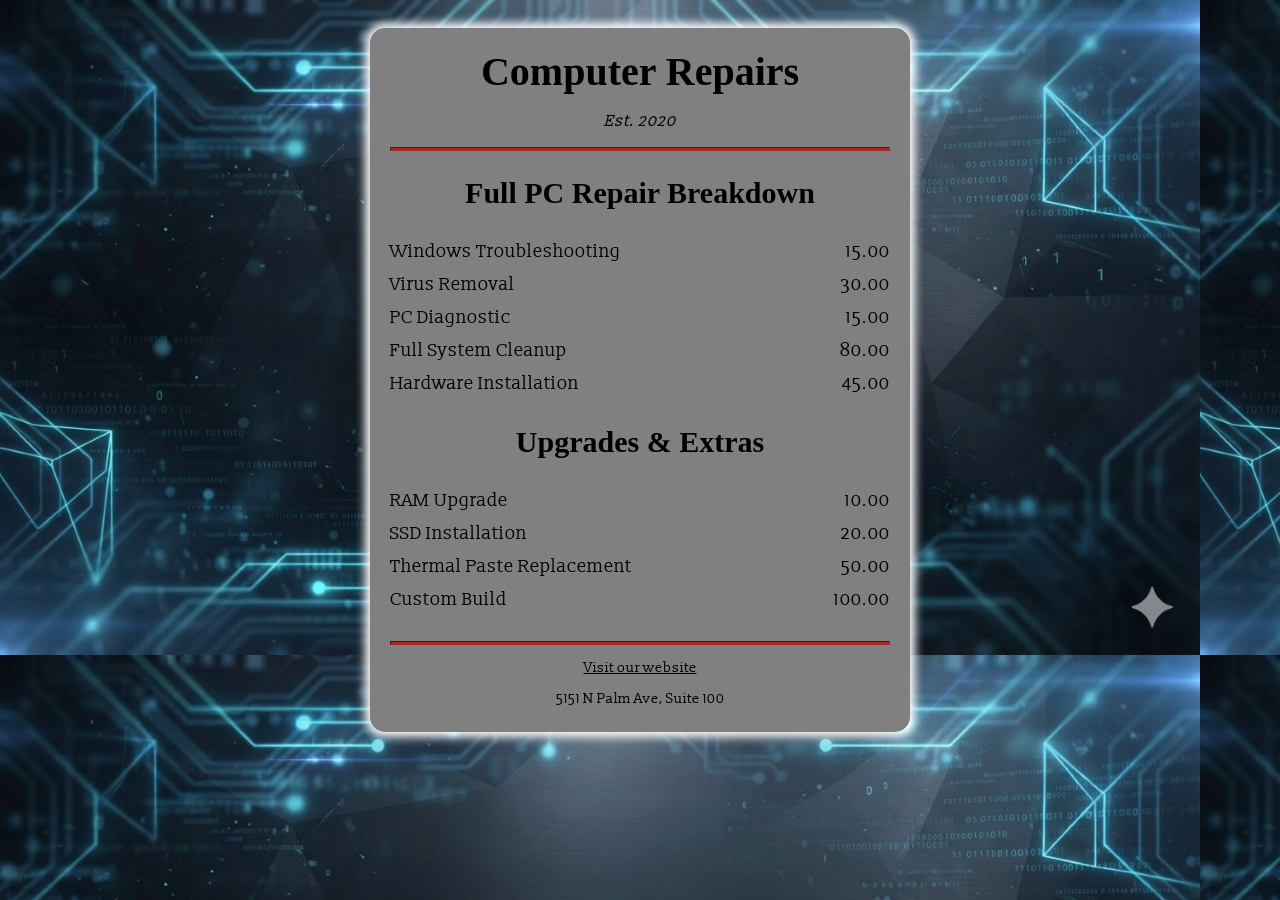
<file: cafe-remix/index.html>
<!DOCTYPE html>
<html lang="en">
  <head>
    <meta charset="utf-8" />
    <meta name="viewport" content="width=device-width, initial-scale=1.0" />
    <title>Computer Repairs + More</title>
    <link href="styles.css" rel="stylesheet" />
    <div class="menu">
      <main>
        <h1>Computer Repairs</h1>
        <p class="established">Est. 2020</p>
        <hr>
        <section>
          <h2>Full PC Repair Breakdown</h2>
       
          <article class="item">
            <p class="service">Windows Troubleshooting</p><p class="price">15.00</p>
          </article>
          <article class="item">
            <p class="service">Virus Removal</p><p class="price">30.00</p>
          </article>
          <article class="item">
            <p class="service">PC Diagnostic</p><p class="price">15.00</p>
          </article>
          <article class="item">
            <p class="service">Full System Cleanup</p><p class="price">80.00</p>
          </article>
          <article class="item">
            <p class="service">Hardware Installation</p><p class="price">45.00</p>
          </article>
        </section>
        <section>
          <h2>Upgrades & Extras</h2>
          
          <article class="item">
            <p class="service">RAM Upgrade</p><p class="price">10.00</p>
          </article>
          <article class="item">
            <p class="service">SSD Installation</p><p class="price">20.00</p>
          </article>
          <article class="item">
            <p class="service">Thermal Paste Replacement</p><p class="price">50.00</p>
          </article>
          <article class="item">
            <p class="service">Custom Build</p><p class="price">100.00</p>
          </article>
        </section>
      </main>
      <hr class="bottom-line">
      <footer>
        <address>
          <p>
            <a href="https://www.freecodecamp.org" target="_blank">Visit our website</a>
          </p>
          <p class="address">5151 N Palm Ave, Suite 100</p>
        </address>
      </footer>
    </div>
  </body>
</html>
</file>
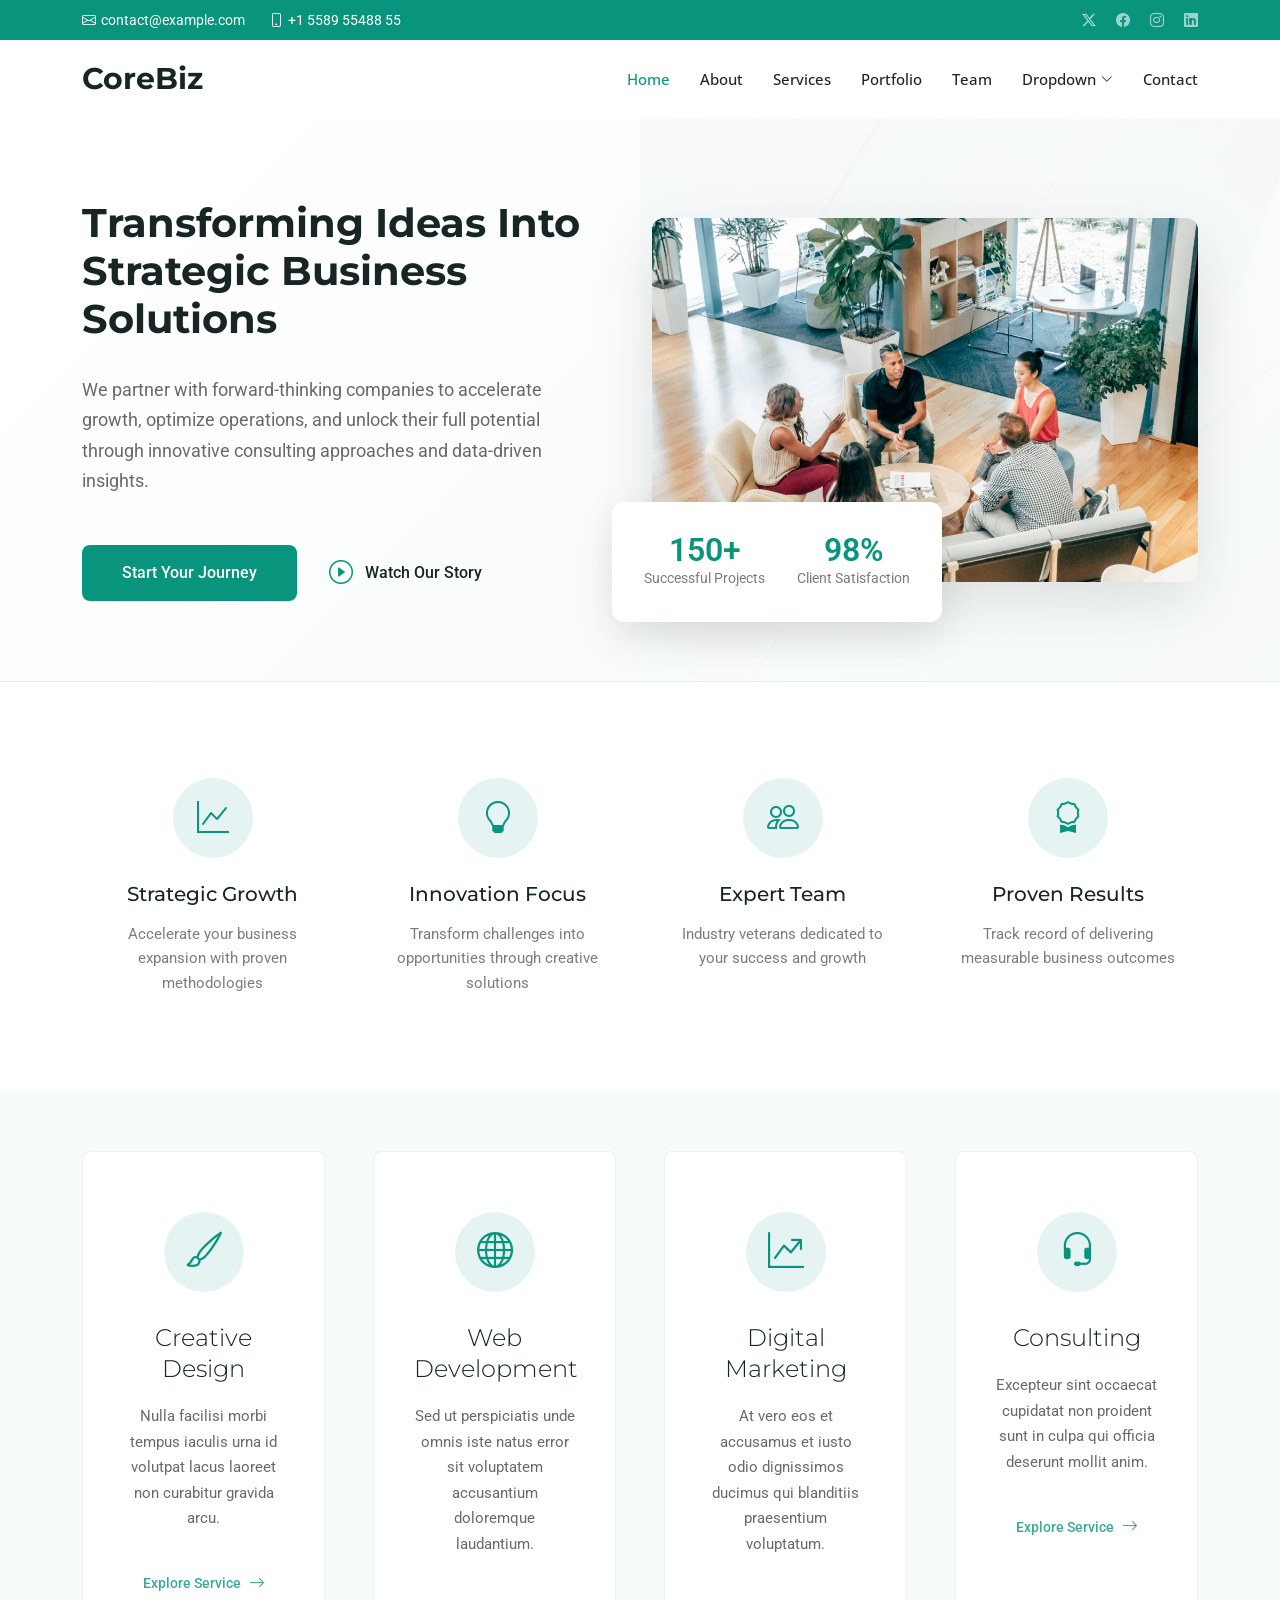
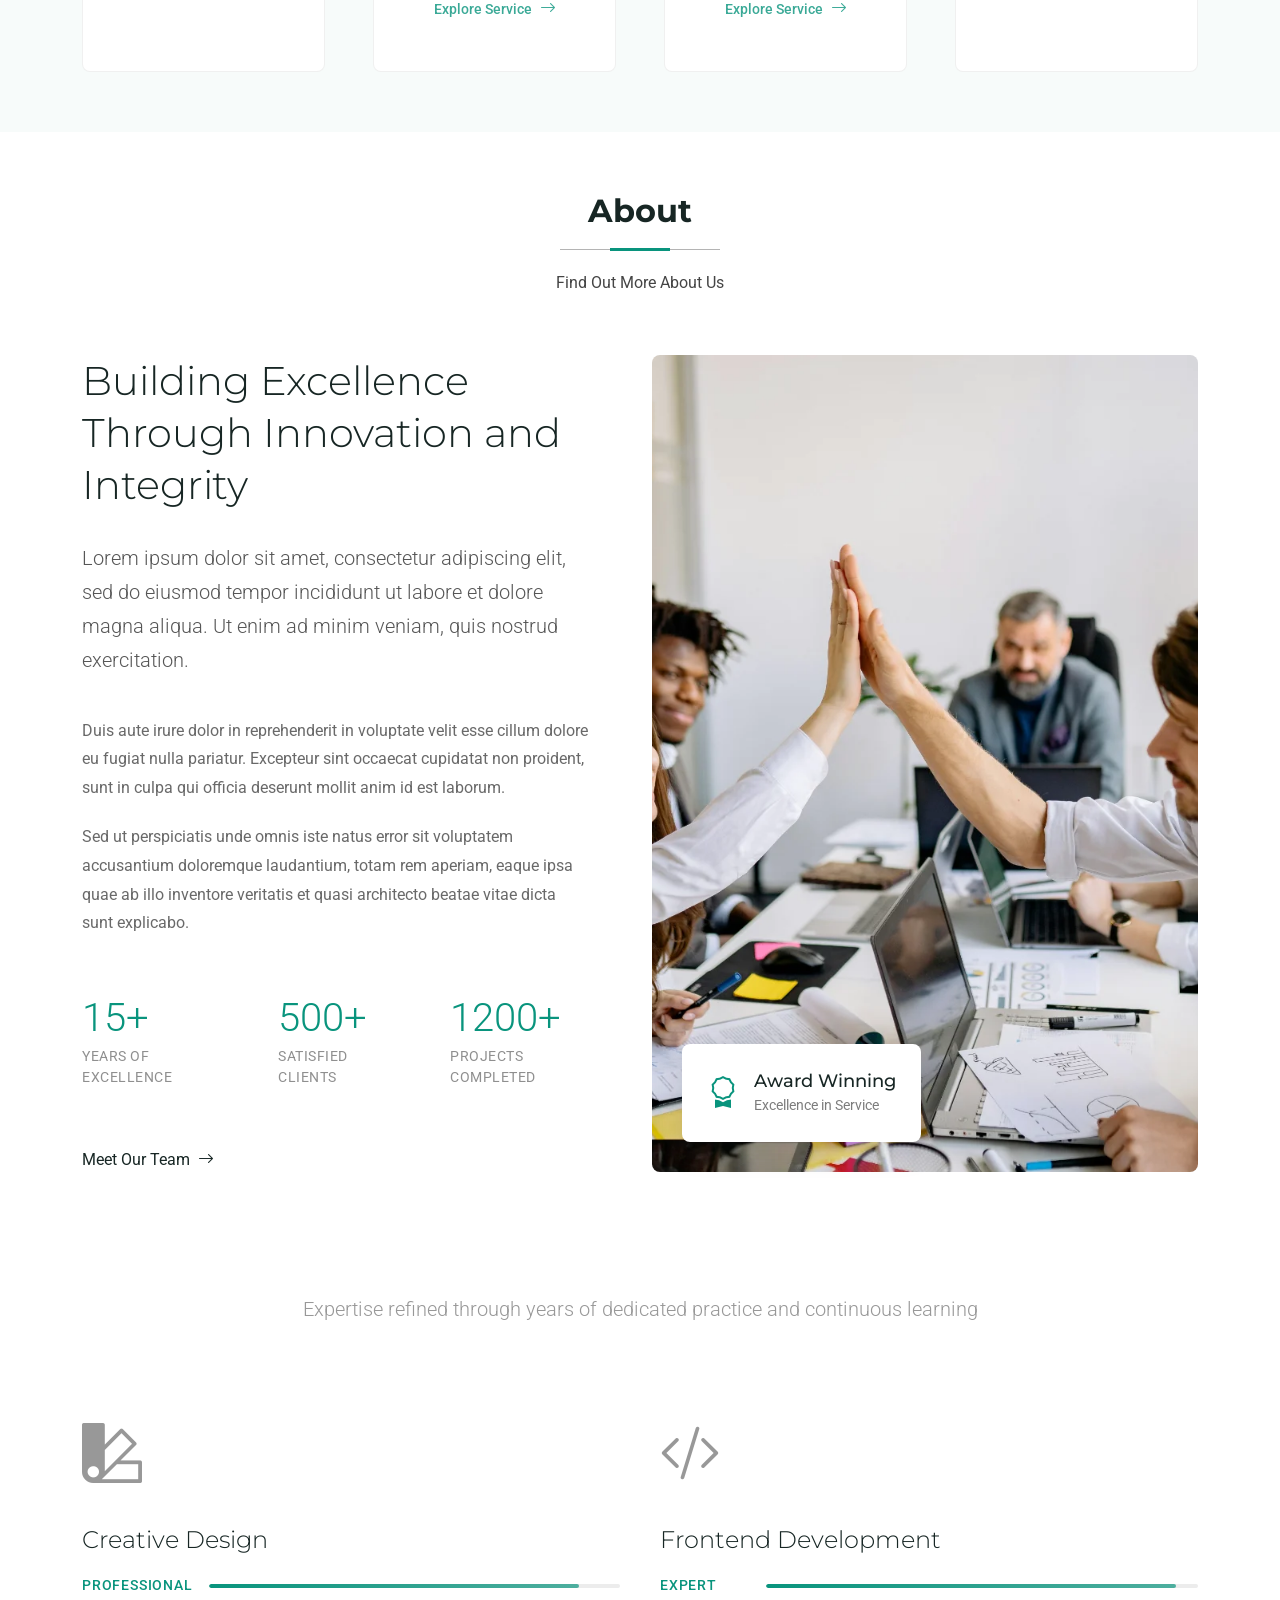
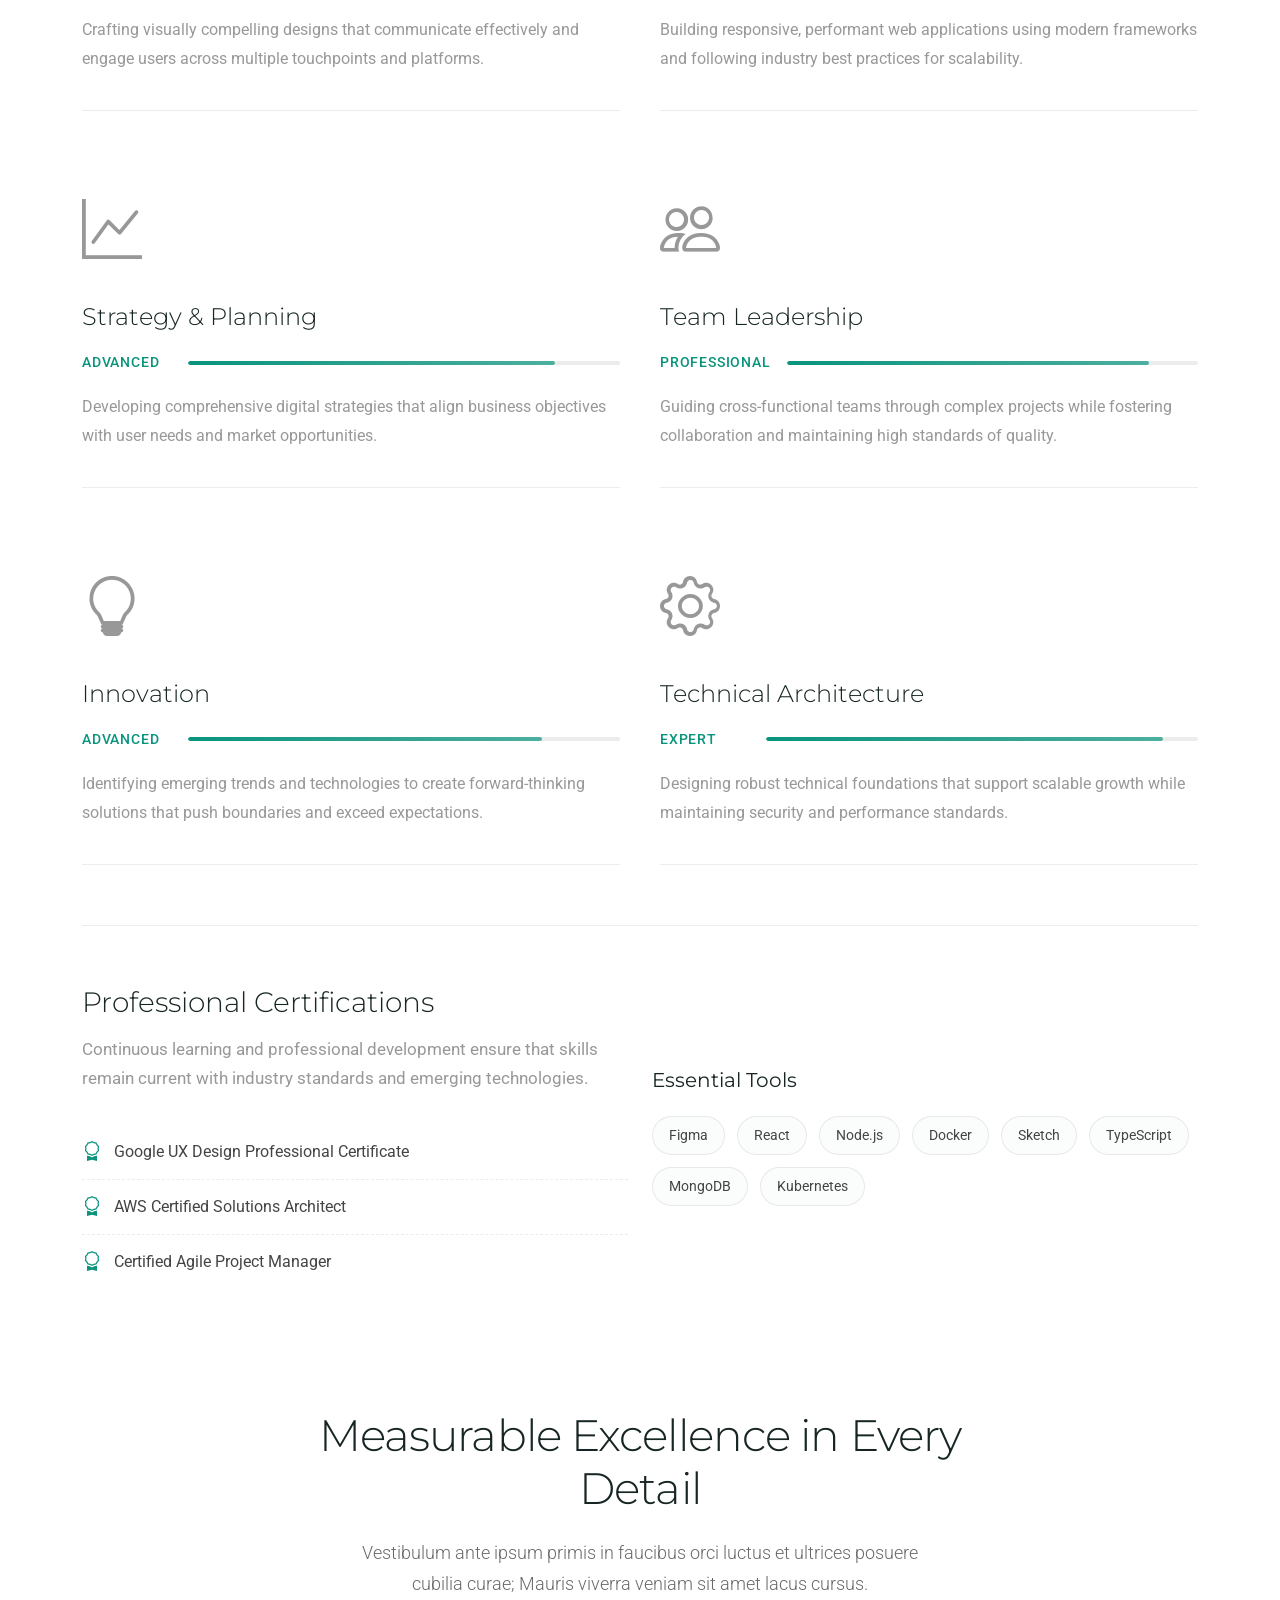
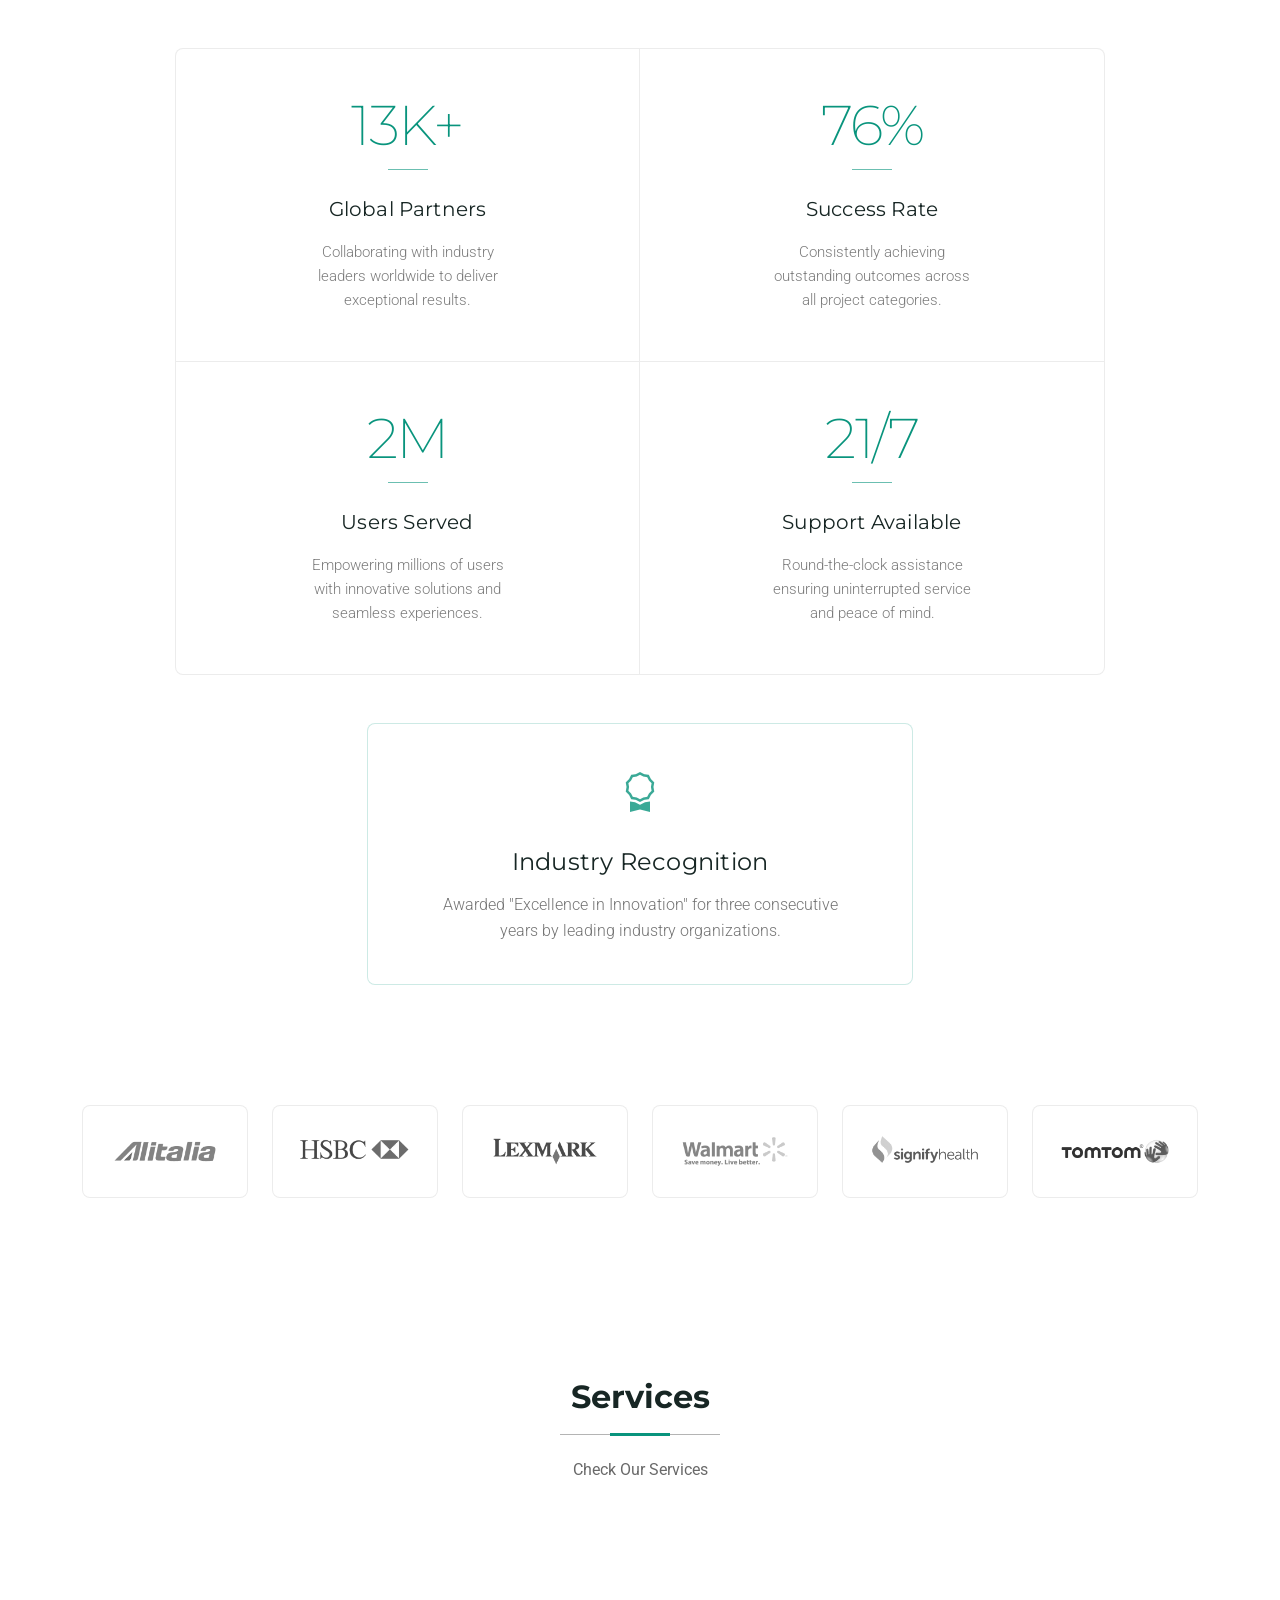
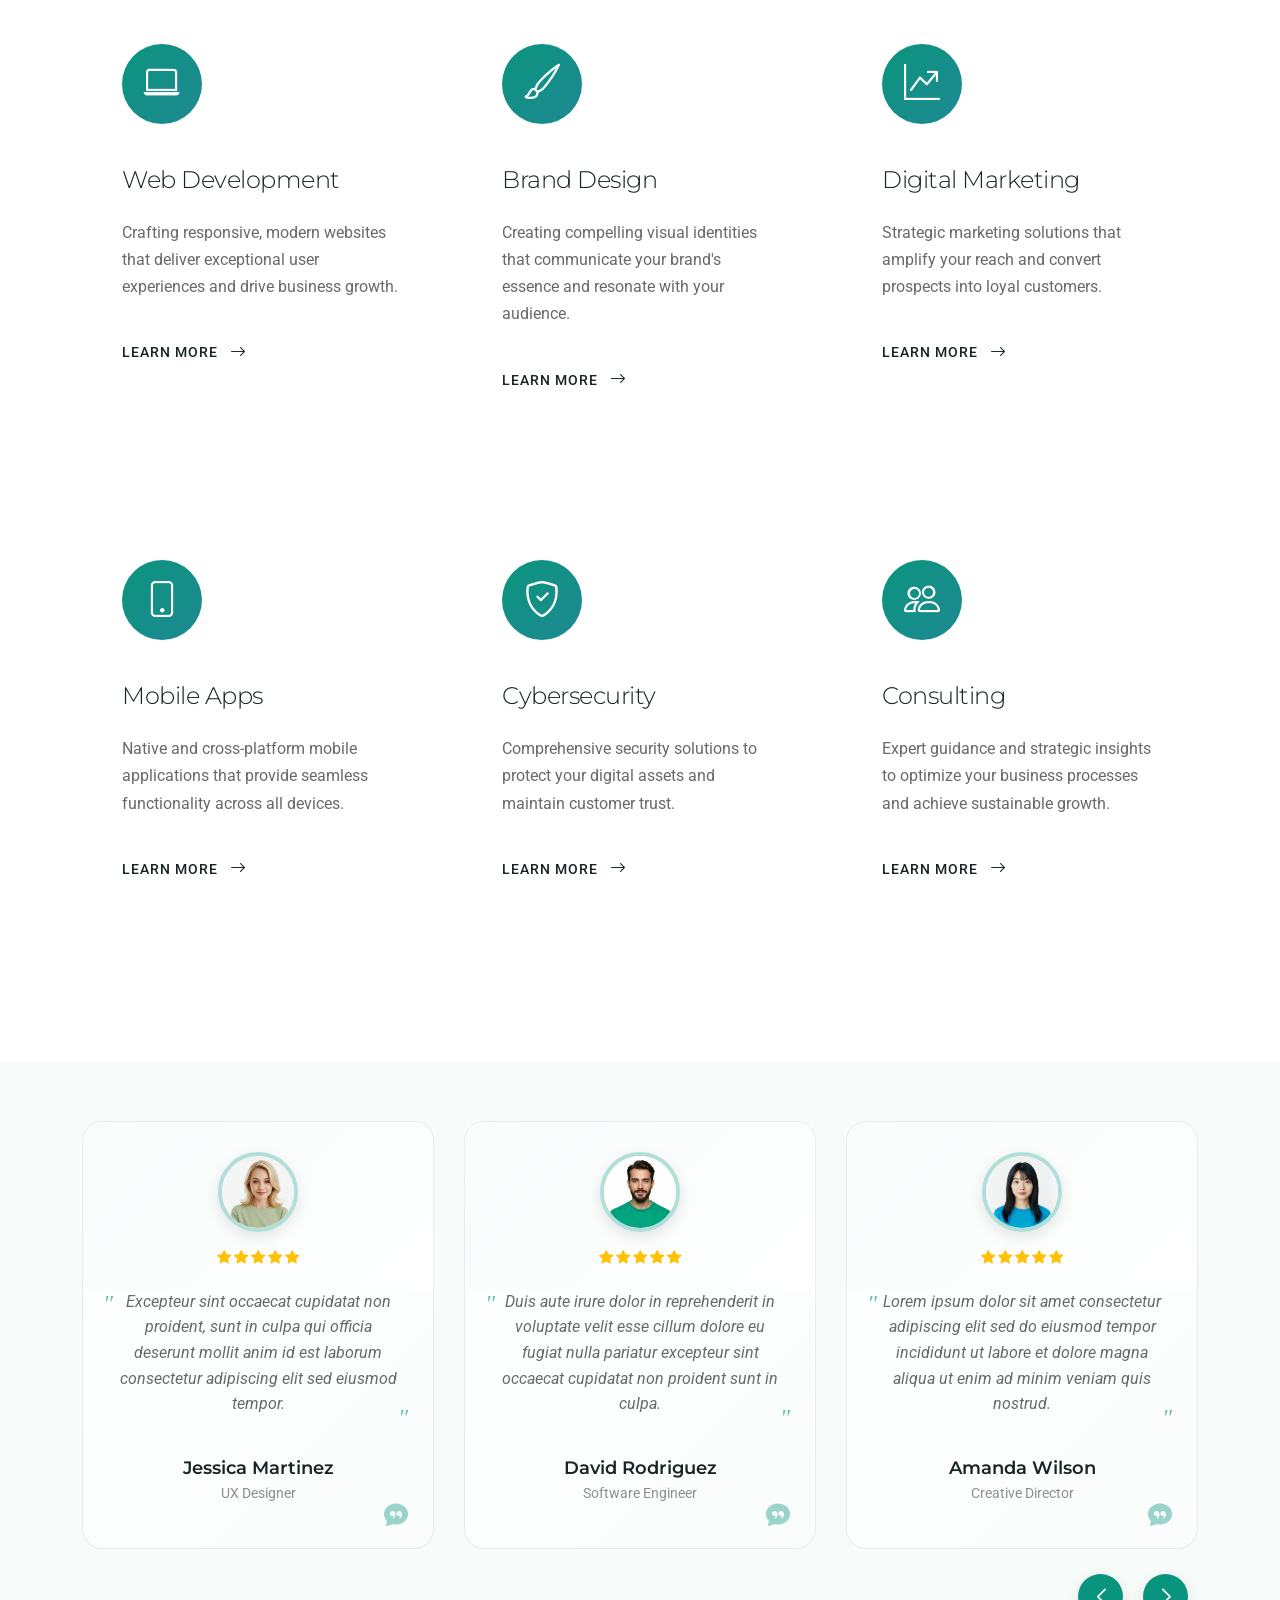
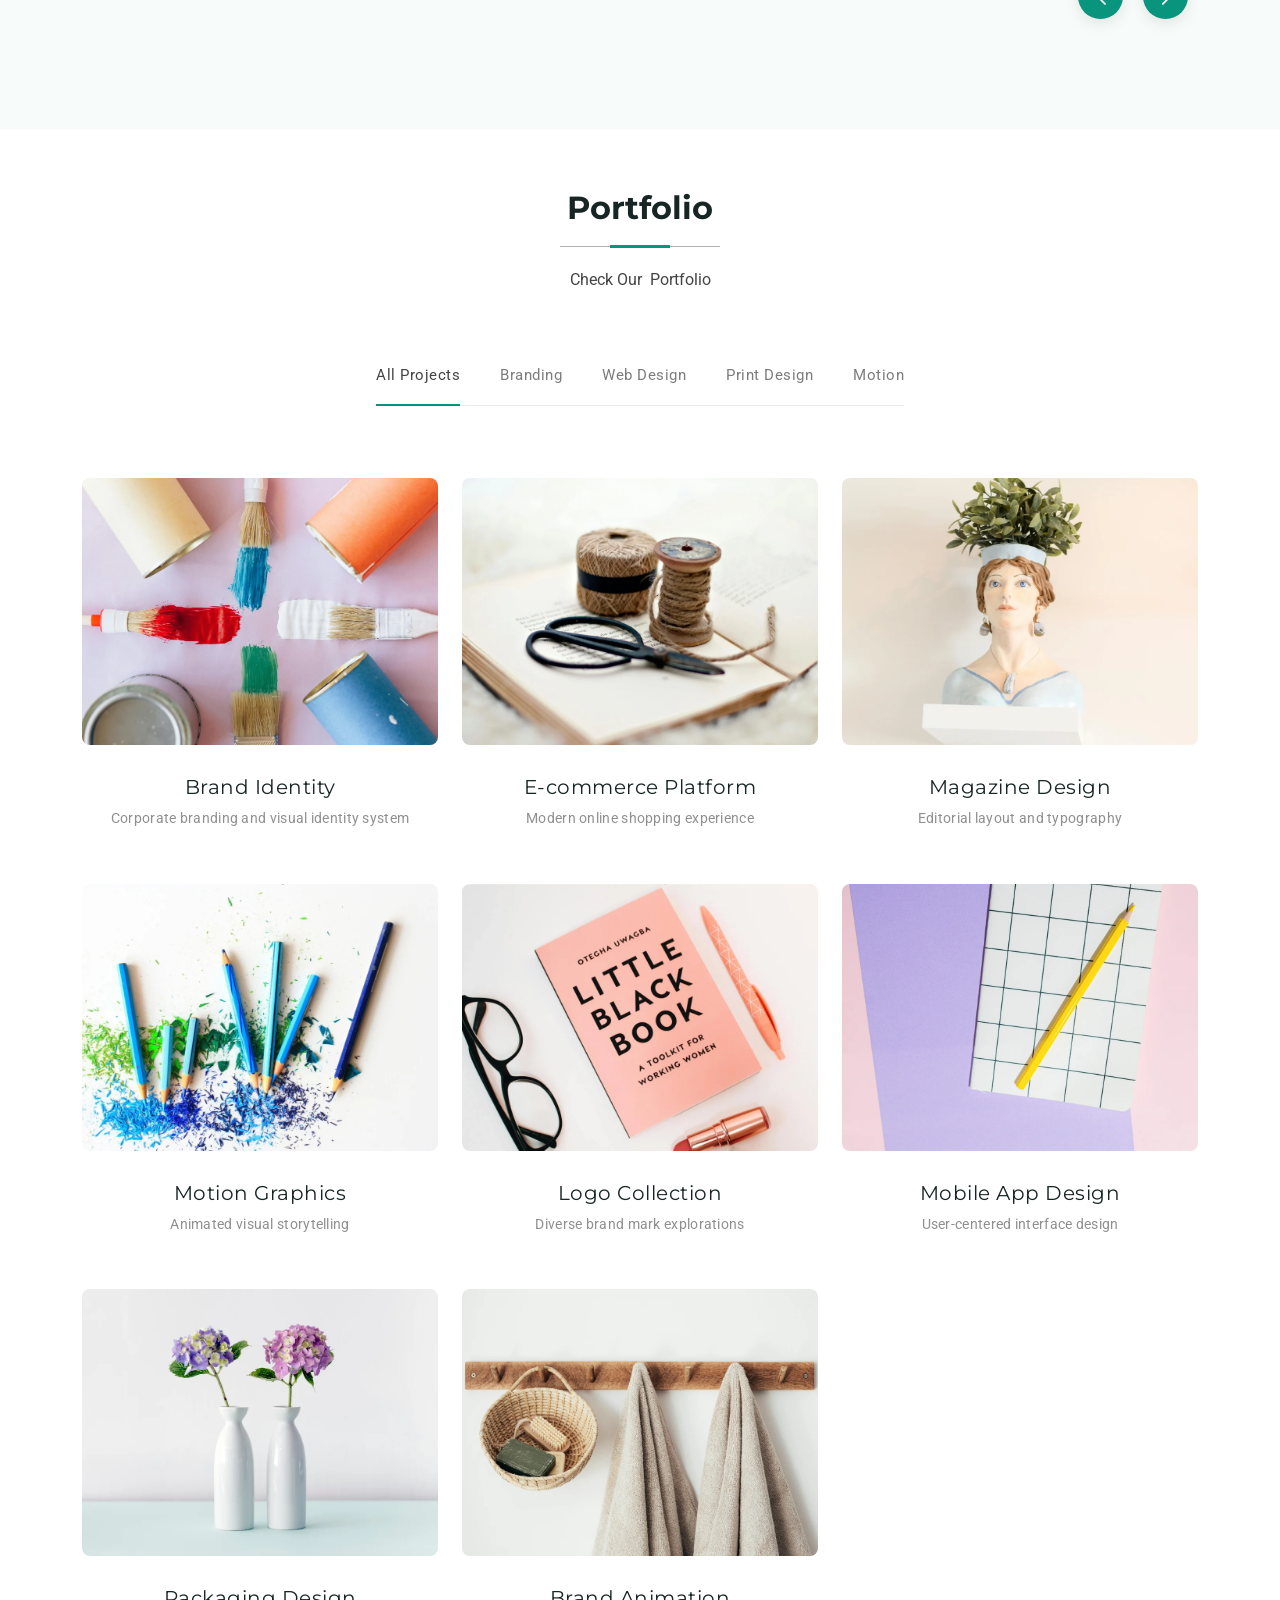
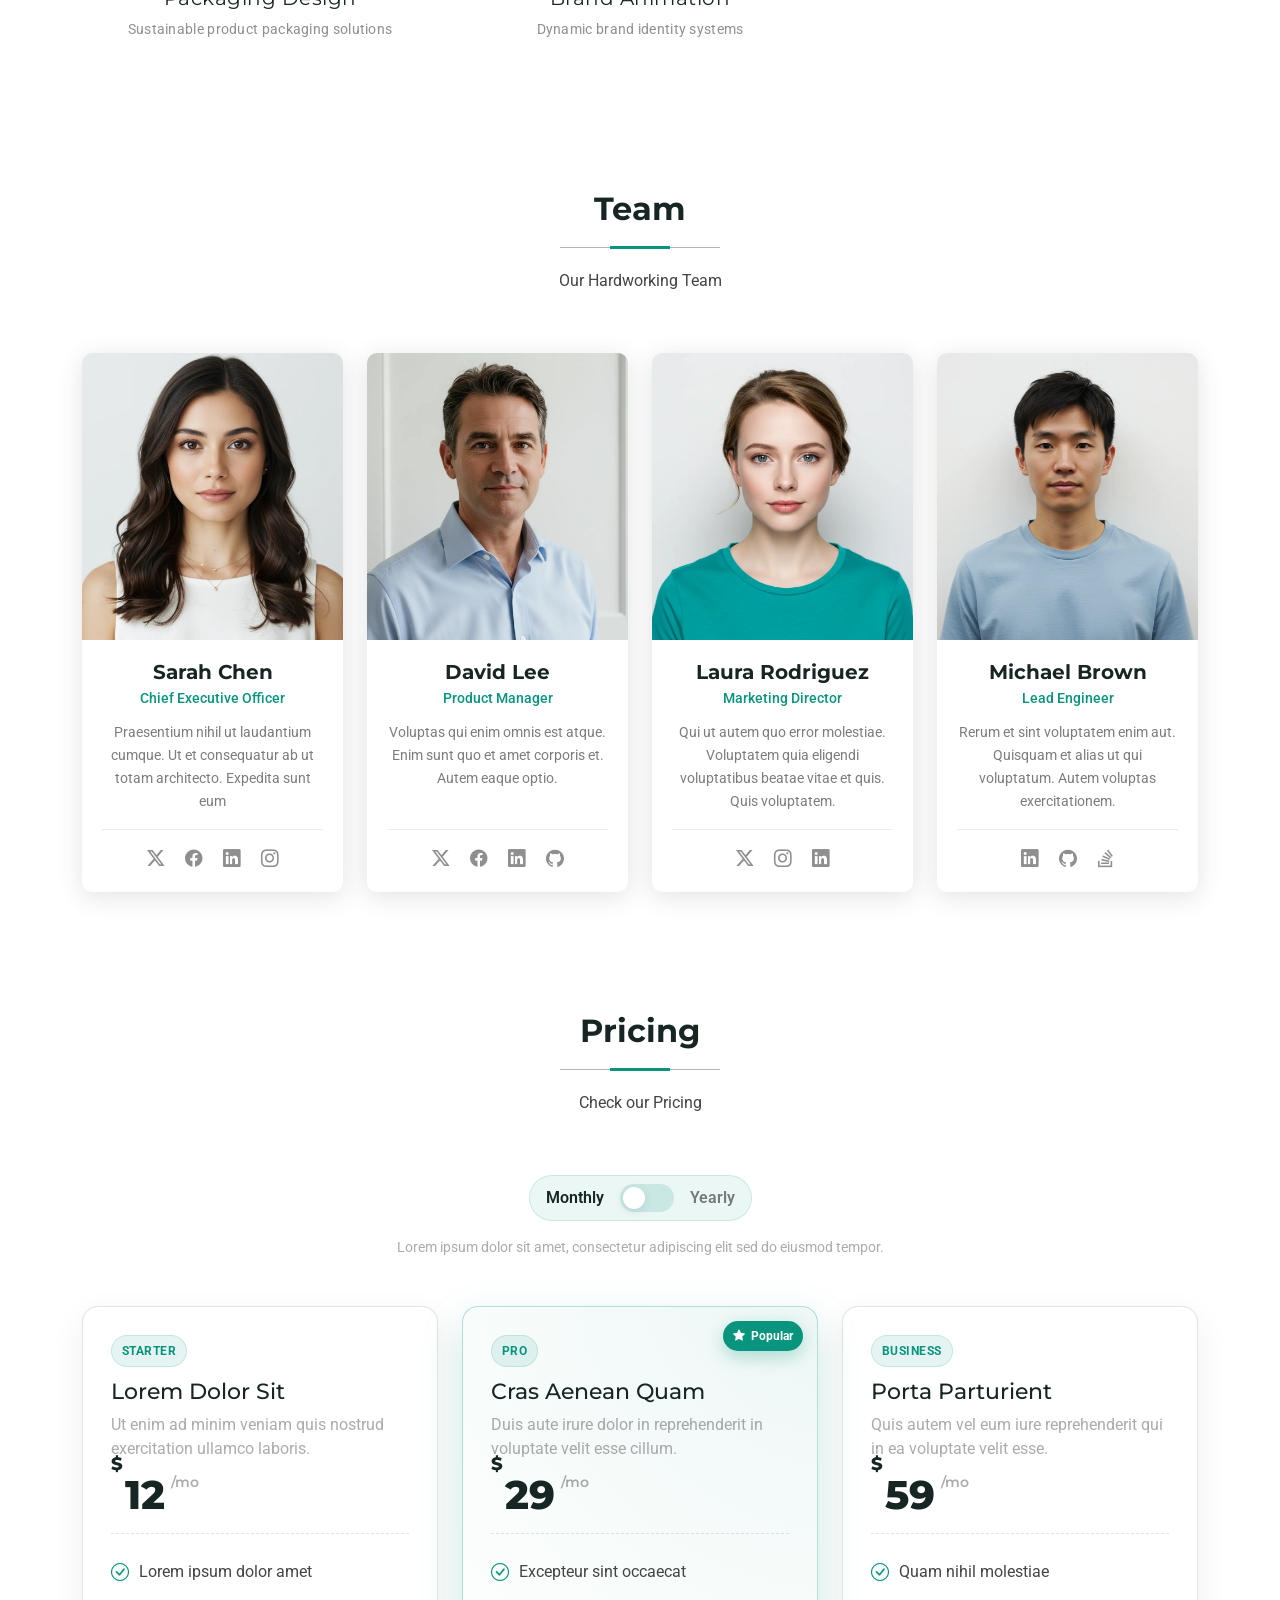
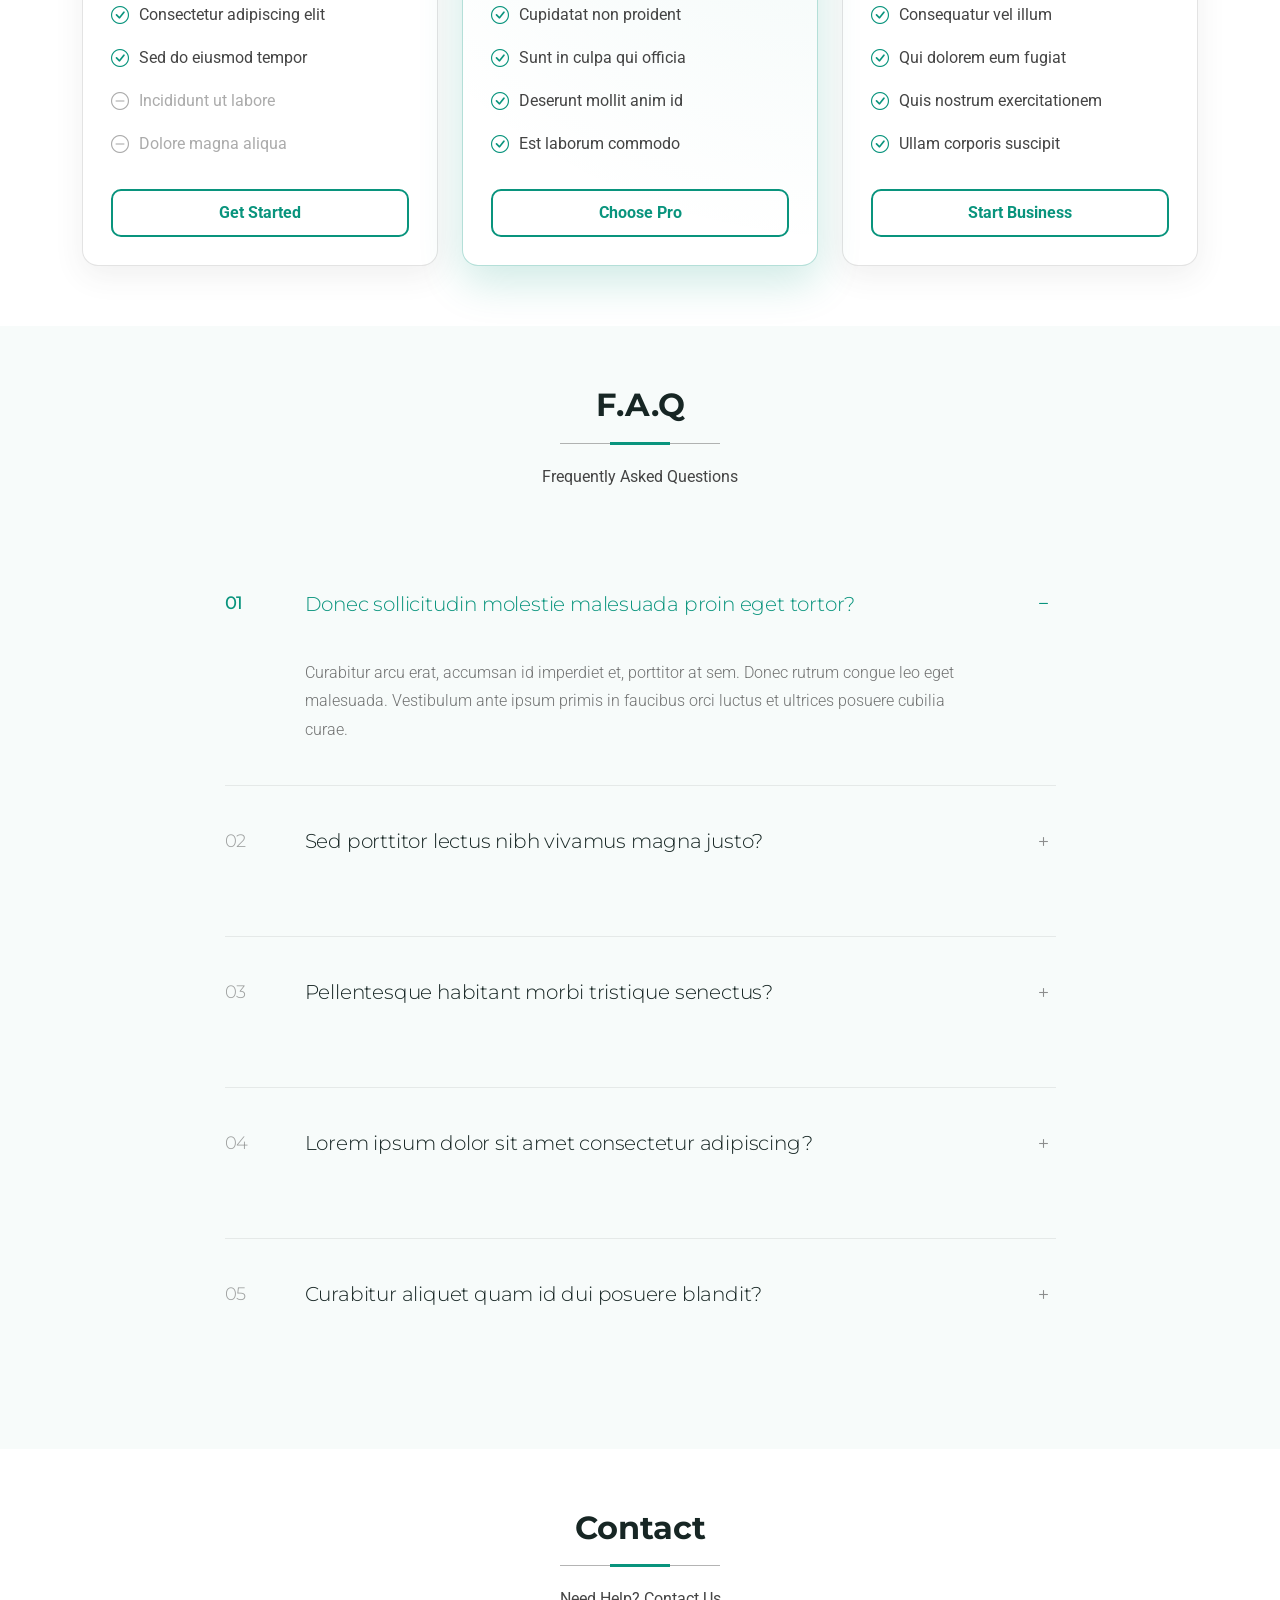
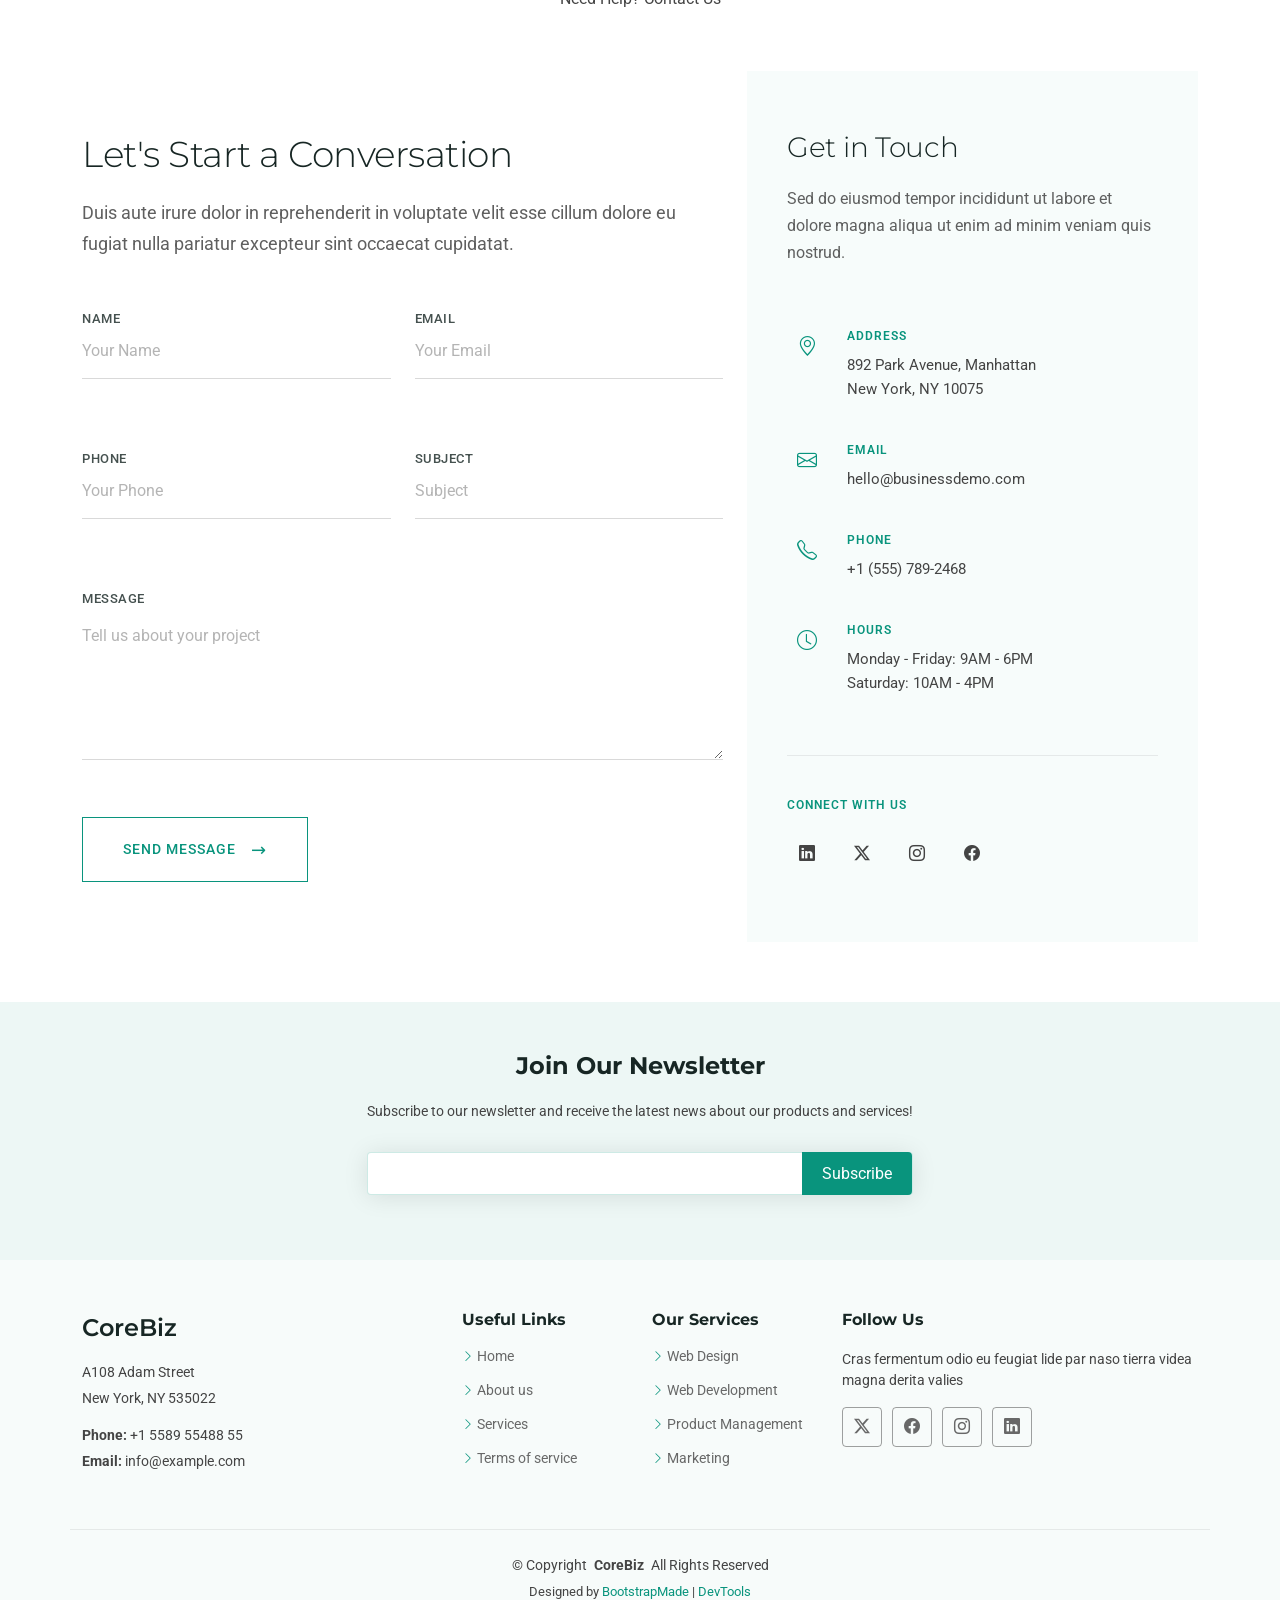
<file: p0/index.html>
<!DOCTYPE html>
<html lang="en">

<head>
  <meta charset="utf-8">
  <meta content="width=device-width, initial-scale=1.0" name="viewport">
  <title>Index - CoreBiz Bootstrap Template</title>
  <meta name="description" content="">
  <meta name="keywords" content="">

  <!-- Favicons -->
  <link href="assets/img/favicon.png" rel="icon">
  <link href="assets/img/apple-touch-icon.png" rel="apple-touch-icon">

  <!-- Fonts -->
  <link href="https://fonts.googleapis.com" rel="preconnect">
  <link href="https://fonts.gstatic.com" rel="preconnect" crossorigin>
  <link href="https://fonts.googleapis.com/css2?family=Roboto:ital,wght@0,100;0,300;0,400;0,500;0,700;0,900;1,100;1,300;1,400;1,500;1,700;1,900&family=Open+Sans:ital,wght@0,300;0,400;0,500;0,600;0,700;0,800;1,300;1,400;1,500;1,600;1,700;1,800&family=Montserrat:ital,wght@0,100;0,200;0,300;0,400;0,500;0,600;0,700;0,800;0,900;1,100;1,200;1,300;1,400;1,500;1,600;1,700;1,800;1,900&display=swap" rel="stylesheet">

  <!-- Vendor CSS Files -->
  <link href="assets/vendor/bootstrap/css/bootstrap.min.css" rel="stylesheet">
  <link href="assets/vendor/bootstrap-icons/bootstrap-icons.css" rel="stylesheet">
  <link href="assets/vendor/aos/aos.css" rel="stylesheet">
  <link href="assets/vendor/glightbox/css/glightbox.min.css" rel="stylesheet">
  <link href="assets/vendor/swiper/swiper-bundle.min.css" rel="stylesheet">

  <!-- Main CSS File -->
  <link href="assets/css/main.css" rel="stylesheet">

  <!-- =======================================================
  * Template Name: CoreBiz
  * Template URL: https://bootstrapmade.com/corebiz-bootstrap-business-template/
  * Updated: Aug 30 2025 with Bootstrap v5.3.8
  * Author: BootstrapMade.com
  * License: https://bootstrapmade.com/license/
  ======================================================== -->
</head>

<body class="index-page">

  <header id="header" class="header sticky-top">

    <div class="topbar d-flex align-items-center dark-background">
      <div class="container d-flex justify-content-center justify-content-md-between">
        <div class="contact-info d-flex align-items-center">
          <i class="bi bi-envelope d-flex align-items-center"><a href="mailto:contact@example.com">contact@example.com</a></i>
          <i class="bi bi-phone d-flex align-items-center ms-4"><span>+1 5589 55488 55</span></i>
        </div>
        <div class="social-links d-none d-md-flex align-items-center">
          <a href="#" class="twitter"><i class="bi bi-twitter-x"></i></a>
          <a href="#" class="facebook"><i class="bi bi-facebook"></i></a>
          <a href="#" class="instagram"><i class="bi bi-instagram"></i></a>
          <a href="#" class="linkedin"><i class="bi bi-linkedin"></i></a>
        </div>
      </div>
    </div><!-- End Top Bar -->

    <div class="branding d-flex align-items-cente">

      <div class="container position-relative d-flex align-items-center justify-content-between">
        <a href="index.html" class="logo d-flex align-items-center">
          <!-- Uncomment the line below if you also wish to use an image logo -->
          <!-- <img src="assets/img/logo.webp" alt=""> -->
          <h1 class="sitename">CoreBiz</h1>
        </a>

        <nav id="navmenu" class="navmenu">
          <ul>
            <li><a href="#hero" class="active">Home</a></li>
            <li><a href="#about">About</a></li>
            <li><a href="#services">Services</a></li>
            <li><a href="#portfolio">Portfolio</a></li>
            <li><a href="#team">Team</a></li>
            <li class="dropdown"><a href="#"><span>Dropdown</span> <i class="bi bi-chevron-down toggle-dropdown"></i></a>
              <ul>
                <li><a href="#">Dropdown 1</a></li>
                <li class="dropdown"><a href="#"><span>Deep Dropdown</span> <i class="bi bi-chevron-down toggle-dropdown"></i></a>
                  <ul>
                    <li><a href="#">Deep Dropdown 1</a></li>
                    <li><a href="#">Deep Dropdown 2</a></li>
                    <li><a href="#">Deep Dropdown 3</a></li>
                    <li><a href="#">Deep Dropdown 4</a></li>
                    <li><a href="#">Deep Dropdown 5</a></li>
                  </ul>
                </li>
                <li><a href="#">Dropdown 2</a></li>
                <li><a href="#">Dropdown 3</a></li>
                <li><a href="#">Dropdown 4</a></li>
              </ul>
            </li>
            <li><a href="#contact">Contact</a></li>
          </ul>
          <i class="mobile-nav-toggle d-xl-none bi bi-list"></i>
        </nav>

      </div>

    </div>

  </header>

  <main class="main">

    <!-- Hero Section -->
    <section id="hero" class="hero section">

      <div class="hero-content">
        <div class="container">
          <div class="row align-items-center">
            <div class="col-lg-6" data-aos="fade-up" data-aos-delay="100">
              <div class="content">
                <h1>Transforming Ideas Into Strategic Business Solutions</h1>
                <p>We partner with forward-thinking companies to accelerate growth, optimize operations, and unlock their full potential through innovative consulting approaches and data-driven insights.</p>
                <div class="cta-group">
                  <a href="#about" class="btn-primary">Start Your Journey</a>
                  <a href="https://www.youtube.com/watch?v=Y7f98aduVJ8" class="btn-secondary glightbox">
                    <i class="bi bi-play-circle"></i>
                    <span>Watch Our Story</span>
                  </a>
                </div>
              </div>
            </div>
            <div class="col-lg-6" data-aos="fade-up" data-aos-delay="200">
              <div class="hero-image">
                <img src="assets/img/about/about-8.webp" alt="Corporate Business" class="img-fluid">
                <div class="floating-card" data-aos="fade-up" data-aos-delay="300">
                  <div class="card-content">
                    <div class="metric">
                      <span class="number">150+</span>
                      <span class="label">Successful Projects</span>
                    </div>
                    <div class="metric">
                      <span class="number">98%</span>
                      <span class="label">Client Satisfaction</span>
                    </div>
                  </div>
                </div>
              </div>
            </div>
          </div>
        </div>

        <div class="hero-features">
          <div class="container">
            <div class="row">
              <div class="col-lg-3 col-md-6" data-aos="fade-up" data-aos-delay="100">
                <div class="feature-item">
                  <div class="icon">
                    <i class="bi bi-graph-up"></i>
                  </div>
                  <h4>Strategic Growth</h4>
                  <p>Accelerate your business expansion with proven methodologies</p>
                </div>
              </div>
              <div class="col-lg-3 col-md-6" data-aos="fade-up" data-aos-delay="200">
                <div class="feature-item">
                  <div class="icon">
                    <i class="bi bi-lightbulb"></i>
                  </div>
                  <h4>Innovation Focus</h4>
                  <p>Transform challenges into opportunities through creative solutions</p>
                </div>
              </div>
              <div class="col-lg-3 col-md-6" data-aos="fade-up" data-aos-delay="300">
                <div class="feature-item">
                  <div class="icon">
                    <i class="bi bi-people"></i>
                  </div>
                  <h4>Expert Team</h4>
                  <p>Industry veterans dedicated to your success and growth</p>
                </div>
              </div>
              <div class="col-lg-3 col-md-6" data-aos="fade-up" data-aos-delay="400">
                <div class="feature-item">
                  <div class="icon">
                    <i class="bi bi-award"></i>
                  </div>
                  <h4>Proven Results</h4>
                  <p>Track record of delivering measurable business outcomes</p>
                </div>
              </div>
            </div>
          </div>
        </div>

      </div>

    </section><!-- /Hero Section -->

    <!-- Featured Services Section -->
    <section id="featured-services" class="featured-services section light-background">

      <div class="container" data-aos="fade-up" data-aos-delay="100">

        <div class="row g-5">

          <div class="col-lg-3 col-md-6" data-aos="fade-up" data-aos-delay="200">
            <div class="service-item">
              <div class="service-icon">
                <i class="bi bi-brush"></i>
              </div>
              <h3>Creative Design</h3>
              <p>Nulla facilisi morbi tempus iaculis urna id volutpat lacus laoreet non curabitur gravida arcu.</p>
              <a href="service-details.html" class="service-link">
                <span>Explore Service</span>
                <i class="bi bi-arrow-right"></i>
              </a>
            </div>
          </div><!-- End Service Item -->

          <div class="col-lg-3 col-md-6" data-aos="fade-up" data-aos-delay="300">
            <div class="service-item">
              <div class="service-icon">
                <i class="bi bi-globe"></i>
              </div>
              <h3>Web Development</h3>
              <p>Sed ut perspiciatis unde omnis iste natus error sit voluptatem accusantium doloremque laudantium.</p>
              <a href="service-details.html" class="service-link">
                <span>Explore Service</span>
                <i class="bi bi-arrow-right"></i>
              </a>
            </div>
          </div><!-- End Service Item -->

          <div class="col-lg-3 col-md-6" data-aos="fade-up" data-aos-delay="400">
            <div class="service-item">
              <div class="service-icon">
                <i class="bi bi-graph-up-arrow"></i>
              </div>
              <h3>Digital Marketing</h3>
              <p>At vero eos et accusamus et iusto odio dignissimos ducimus qui blanditiis praesentium voluptatum.</p>
              <a href="service-details.html" class="service-link">
                <span>Explore Service</span>
                <i class="bi bi-arrow-right"></i>
              </a>
            </div>
          </div><!-- End Service Item -->

          <div class="col-lg-3 col-md-6" data-aos="fade-up" data-aos-delay="500">
            <div class="service-item">
              <div class="service-icon">
                <i class="bi bi-headset"></i>
              </div>
              <h3>Consulting</h3>
              <p>Excepteur sint occaecat cupidatat non proident sunt in culpa qui officia deserunt mollit anim.</p>
              <a href="service-details.html" class="service-link">
                <span>Explore Service</span>
                <i class="bi bi-arrow-right"></i>
              </a>
            </div>
          </div><!-- End Service Item -->

        </div>

      </div>

    </section><!-- /Featured Services Section -->

    <!-- About Section -->
    <section id="about" class="about section">

      <!-- Section Title -->
      <div class="container section-title" data-aos="fade-up">
        <h2>About</h2>
        <p>Find Out More About Us</p>
      </div><!-- End Section Title -->

      <div class="container" data-aos="fade-up" data-aos-delay="100">

        <div class="row">
          <div class="col-lg-6" data-aos="fade-right" data-aos-delay="200">
            <div class="content">
              <h2>Building Excellence Through Innovation and Integrity</h2>
              <p class="lead">Lorem ipsum dolor sit amet, consectetur adipiscing elit, sed do eiusmod tempor incididunt ut labore et dolore magna aliqua. Ut enim ad minim veniam, quis nostrud exercitation.</p>

              <div class="description">
                <p>Duis aute irure dolor in reprehenderit in voluptate velit esse cillum dolore eu fugiat nulla pariatur. Excepteur sint occaecat cupidatat non proident, sunt in culpa qui officia deserunt mollit anim id est laborum.</p>

                <p>Sed ut perspiciatis unde omnis iste natus error sit voluptatem accusantium doloremque laudantium, totam rem aperiam, eaque ipsa quae ab illo inventore veritatis et quasi architecto beatae vitae dicta sunt explicabo.</p>
              </div>

              <div class="stats-row">
                <div class="stat-item" data-aos="fade-up" data-aos-delay="300">
                  <div class="stat-number">
                    <span data-purecounter-start="0" data-purecounter-end="15" data-purecounter-duration="1" class="purecounter"></span>+
                  </div>
                  <div class="stat-label">Years of Excellence</div>
                </div>

                <div class="stat-item" data-aos="fade-up" data-aos-delay="400">
                  <div class="stat-number">
                    <span data-purecounter-start="0" data-purecounter-end="500" data-purecounter-duration="1" class="purecounter"></span>+
                  </div>
                  <div class="stat-label">Satisfied Clients</div>
                </div>

                <div class="stat-item" data-aos="fade-up" data-aos-delay="500">
                  <div class="stat-number">
                    <span data-purecounter-start="0" data-purecounter-end="1200" data-purecounter-duration="1" class="purecounter"></span>+
                  </div>
                  <div class="stat-label">Projects Completed</div>
                </div>
              </div><!-- End Stats Row -->

              <div class="cta-section" data-aos="fade-up" data-aos-delay="300">
                <a href="#team" class="btn-link">Meet Our Team <i class="bi bi-arrow-right"></i></a>
              </div>
            </div>
          </div>

          <div class="col-lg-6" data-aos="fade-left" data-aos-delay="200">
            <div class="image-container">
              <img src="assets/img/about/about-square-8.webp" alt="About Us" class="img-fluid">
              <div class="image-overlay">
                <div class="overlay-content">
                  <i class="bi bi-award"></i>
                  <div class="overlay-text">
                    <h4>Award Winning</h4>
                    <p>Excellence in Service</p>
                  </div>
                </div>
              </div>
            </div>
          </div>
        </div>

      </div>

    </section><!-- /About Section -->

    <!-- Skills Section -->
    <section id="skills" class="skills section">

      <div class="container" data-aos="fade-up" data-aos-delay="100">

        <div class="row justify-content-center">
          <div class="col-lg-8">
            <div class="intro-content text-center mb-5" data-aos="fade-up" data-aos-delay="150">
              <p class="lead-text">Expertise refined through years of dedicated practice and continuous learning</p>
            </div>
          </div>
        </div>

        <div class="skills-grid">
          <div class="skill-item skills-animation" data-aos="fade-up" data-aos-delay="200">
            <div class="skill-icon">
              <i class="bi bi-palette2"></i>
            </div>
            <h3 class="skill-name">Creative Design</h3>
            <div class="skill-level">
              <span class="level-text">Professional</span>
              <div class="progress-track progress">
                <div class="progress-bar" role="progressbar" aria-valuenow="90" aria-valuemin="0" aria-valuemax="100"></div>
              </div>
            </div>
            <p class="skill-description">Crafting visually compelling designs that communicate effectively and engage users across multiple touchpoints and platforms.</p>
          </div>

          <div class="skill-item skills-animation" data-aos="fade-up" data-aos-delay="250">
            <div class="skill-icon">
              <i class="bi bi-code-slash"></i>
            </div>
            <h3 class="skill-name">Frontend Development</h3>
            <div class="skill-level">
              <span class="level-text">Expert</span>
              <div class="progress-track progress">
                <div class="progress-bar" role="progressbar" aria-valuenow="95" aria-valuemin="0" aria-valuemax="100"></div>
              </div>
            </div>
            <p class="skill-description">Building responsive, performant web applications using modern frameworks and following industry best practices for scalability.</p>
          </div>

          <div class="skill-item skills-animation" data-aos="fade-up" data-aos-delay="300">
            <div class="skill-icon">
              <i class="bi bi-graph-up"></i>
            </div>
            <h3 class="skill-name">Strategy &amp; Planning</h3>
            <div class="skill-level">
              <span class="level-text">Advanced</span>
              <div class="progress-track progress">
                <div class="progress-bar" role="progressbar" aria-valuenow="85" aria-valuemin="0" aria-valuemax="100"></div>
              </div>
            </div>
            <p class="skill-description">Developing comprehensive digital strategies that align business objectives with user needs and market opportunities.</p>
          </div>

          <div class="skill-item skills-animation" data-aos="fade-up" data-aos-delay="350">
            <div class="skill-icon">
              <i class="bi bi-people"></i>
            </div>
            <h3 class="skill-name">Team Leadership</h3>
            <div class="skill-level">
              <span class="level-text">Professional</span>
              <div class="progress-track progress">
                <div class="progress-bar" role="progressbar" aria-valuenow="88" aria-valuemin="0" aria-valuemax="100"></div>
              </div>
            </div>
            <p class="skill-description">Guiding cross-functional teams through complex projects while fostering collaboration and maintaining high standards of quality.</p>
          </div>

          <div class="skill-item skills-animation" data-aos="fade-up" data-aos-delay="400">
            <div class="skill-icon">
              <i class="bi bi-lightbulb"></i>
            </div>
            <h3 class="skill-name">Innovation</h3>
            <div class="skill-level">
              <span class="level-text">Advanced</span>
              <div class="progress-track progress">
                <div class="progress-bar" role="progressbar" aria-valuenow="82" aria-valuemin="0" aria-valuemax="100"></div>
              </div>
            </div>
            <p class="skill-description">Identifying emerging trends and technologies to create forward-thinking solutions that push boundaries and exceed expectations.</p>
          </div>

          <div class="skill-item skills-animation" data-aos="fade-up" data-aos-delay="450">
            <div class="skill-icon">
              <i class="bi bi-gear"></i>
            </div>
            <h3 class="skill-name">Technical Architecture</h3>
            <div class="skill-level">
              <span class="level-text">Expert</span>
              <div class="progress-track progress">
                <div class="progress-bar" role="progressbar" aria-valuenow="92" aria-valuemin="0" aria-valuemax="100"></div>
              </div>
            </div>
            <p class="skill-description">Designing robust technical foundations that support scalable growth while maintaining security and performance standards.</p>
          </div>
        </div>

        <div class="certification-area mt-5" data-aos="fade-up" data-aos-delay="500">
          <div class="row align-items-center">
            <div class="col-lg-6">
              <div class="cert-content">
                <h4 class="cert-title">Professional Certifications</h4>
                <p class="cert-description">Continuous learning and professional development ensure that skills remain current with industry standards and emerging technologies.</p>
                <div class="cert-list">
                  <div class="cert-item">
                    <i class="bi bi-award"></i>
                    <span>Google UX Design Professional Certificate</span>
                  </div>
                  <div class="cert-item">
                    <i class="bi bi-award"></i>
                    <span>AWS Certified Solutions Architect</span>
                  </div>
                  <div class="cert-item">
                    <i class="bi bi-award"></i>
                    <span>Certified Agile Project Manager</span>
                  </div>
                </div>
              </div>
            </div>
            <div class="col-lg-6">
              <div class="tools-showcase">
                <h5 class="tools-title">Essential Tools</h5>
                <div class="tools-grid">
                  <span class="tool-tag">Figma</span>
                  <span class="tool-tag">React</span>
                  <span class="tool-tag">Node.js</span>
                  <span class="tool-tag">Docker</span>
                  <span class="tool-tag">Sketch</span>
                  <span class="tool-tag">TypeScript</span>
                  <span class="tool-tag">MongoDB</span>
                  <span class="tool-tag">Kubernetes</span>
                </div>
              </div>
            </div>
          </div>
        </div>

      </div>

    </section><!-- /Skills Section -->

    <!-- Stats Section -->
    <section id="stats" class="stats section">

      <div class="container" data-aos="fade-up" data-aos-delay="100">

        <div class="row justify-content-center mb-5">
          <div class="col-lg-8 text-center" data-aos="fade-up" data-aos-delay="200">
            <h2 class="section-headline mb-4">Measurable Excellence in Every Detail</h2>
            <p class="section-description">Vestibulum ante ipsum primis in faucibus orci luctus et ultrices posuere cubilia curae; Mauris viverra veniam sit amet lacus cursus.</p>
          </div>
        </div>

        <div class="stats-grid row g-0 justify-content-center">
          <div class="col-lg-10">
            <div class="stats-container">

              <div class="stat-item" data-aos="fade-up" data-aos-delay="100">
                <div class="stat-content">
                  <div class="stat-number">
                    <span data-purecounter-start="0" data-purecounter-end="15" data-purecounter-duration="2" class="purecounter"></span>K+
                  </div>
                  <div class="stat-divider"></div>
                  <div class="stat-label">Global Partners</div>
                  <p class="stat-description">Collaborating with industry leaders worldwide to deliver exceptional results.</p>
                </div>
              </div>

              <div class="stat-item" data-aos="fade-up" data-aos-delay="200">
                <div class="stat-content">
                  <div class="stat-number">
                    <span data-purecounter-start="0" data-purecounter-end="89" data-purecounter-duration="2" class="purecounter"></span>%
                  </div>
                  <div class="stat-divider"></div>
                  <div class="stat-label">Success Rate</div>
                  <p class="stat-description">Consistently achieving outstanding outcomes across all project categories.</p>
                </div>
              </div>

              <div class="stat-item" data-aos="fade-up" data-aos-delay="300">
                <div class="stat-content">
                  <div class="stat-number">
                    <span data-purecounter-start="0" data-purecounter-end="2.8" data-purecounter-duration="2" class="purecounter"></span>M
                  </div>
                  <div class="stat-divider"></div>
                  <div class="stat-label">Users Served</div>
                  <p class="stat-description">Empowering millions of users with innovative solutions and seamless experiences.</p>
                </div>
              </div>

              <div class="stat-item" data-aos="fade-up" data-aos-delay="400">
                <div class="stat-content">
                  <div class="stat-number">
                    <span data-purecounter-start="0" data-purecounter-end="24" data-purecounter-duration="2" class="purecounter"></span>/7
                  </div>
                  <div class="stat-divider"></div>
                  <div class="stat-label">Support Available</div>
                  <p class="stat-description">Round-the-clock assistance ensuring uninterrupted service and peace of mind.</p>
                </div>
              </div>

            </div>
          </div>
        </div>

        <div class="row justify-content-center mt-5">
          <div class="col-lg-6 text-center" data-aos="fade-up" data-aos-delay="500">
            <div class="achievement-badge">
              <div class="badge-icon">
                <i class="bi bi-award"></i>
              </div>
              <div class="badge-content">
                <h4 class="badge-title">Industry Recognition</h4>
                <p class="badge-text">Awarded "Excellence in Innovation" for three consecutive years by leading industry organizations.</p>
              </div>
            </div>
          </div>
        </div>

      </div>

    </section><!-- /Stats Section -->

    <!-- Clients Section -->
    <section id="clients" class="clients section">

      <div class="container" data-aos="fade-up" data-aos-delay="100">

        <div class="row gy-4">
          <div class="col-xl-2 col-lg-3 col-md-4 col-6" data-aos="zoom-in" data-aos-delay="100">
            <div class="client-item">
              <img src="assets/img/clients/clients-1.webp" class="img-fluid" alt="Client 1">
            </div>
          </div><!-- End Client Item -->

          <div class="col-xl-2 col-lg-3 col-md-4 col-6" data-aos="zoom-in" data-aos-delay="150">
            <div class="client-item">
              <img src="assets/img/clients/clients-2.webp" class="img-fluid" alt="Client 2">
            </div>
          </div><!-- End Client Item -->

          <div class="col-xl-2 col-lg-3 col-md-4 col-6" data-aos="zoom-in" data-aos-delay="200">
            <div class="client-item">
              <img src="assets/img/clients/clients-3.webp" class="img-fluid" alt="Client 3">
            </div>
          </div><!-- End Client Item -->

          <div class="col-xl-2 col-lg-3 col-md-4 col-6" data-aos="zoom-in" data-aos-delay="250">
            <div class="client-item">
              <img src="assets/img/clients/clients-4.webp" class="img-fluid" alt="Client 4">
            </div>
          </div><!-- End Client Item -->

          <div class="col-xl-2 col-lg-3 col-md-4 col-6" data-aos="zoom-in" data-aos-delay="300">
            <div class="client-item">
              <img src="assets/img/clients/clients-5.webp" class="img-fluid" alt="Client 5">
            </div>
          </div><!-- End Client Item -->

          <div class="col-xl-2 col-lg-3 col-md-4 col-6" data-aos="zoom-in" data-aos-delay="350">
            <div class="client-item">
              <img src="assets/img/clients/clients-6.webp" class="img-fluid" alt="Client 6">
            </div>
          </div><!-- End Client Item -->

        </div>

      </div>

    </section><!-- /Clients Section -->

    <!-- Services Section -->
    <section id="services" class="services section">

      <!-- Section Title -->
      <div class="container section-title" data-aos="fade-up">
        <h2>Services</h2>
        <p>Check Our Services</p>
      </div><!-- End Section Title -->

      <div class="container" data-aos="fade-up" data-aos-delay="100">

        <div class="row gy-5">

          <div class="col-lg-4 col-md-6" data-aos="fade-up" data-aos-delay="200">
            <div class="service-item">
              <div class="service-icon">
                <i class="bi bi-laptop"></i>
              </div>
              <h3>Web Development</h3>
              <p>Crafting responsive, modern websites that deliver exceptional user experiences and drive business growth.</p>
              <a href="service-details.html" class="service-link">
                <span>Learn More</span>
                <i class="bi bi-arrow-right"></i>
              </a>
            </div>
          </div>

          <div class="col-lg-4 col-md-6" data-aos="fade-up" data-aos-delay="250">
            <div class="service-item">
              <div class="service-icon">
                <i class="bi bi-brush"></i>
              </div>
              <h3>Brand Design</h3>
              <p>Creating compelling visual identities that communicate your brand's essence and resonate with your audience.</p>
              <a href="service-details.html" class="service-link">
                <span>Learn More</span>
                <i class="bi bi-arrow-right"></i>
              </a>
            </div>
          </div>

          <div class="col-lg-4 col-md-6" data-aos="fade-up" data-aos-delay="300">
            <div class="service-item">
              <div class="service-icon">
                <i class="bi bi-graph-up-arrow"></i>
              </div>
              <h3>Digital Marketing</h3>
              <p>Strategic marketing solutions that amplify your reach and convert prospects into loyal customers.</p>
              <a href="service-details.html" class="service-link">
                <span>Learn More</span>
                <i class="bi bi-arrow-right"></i>
              </a>
            </div>
          </div>

          <div class="col-lg-4 col-md-6" data-aos="fade-up" data-aos-delay="200">
            <div class="service-item">
              <div class="service-icon">
                <i class="bi bi-phone"></i>
              </div>
              <h3>Mobile Apps</h3>
              <p>Native and cross-platform mobile applications that provide seamless functionality across all devices.</p>
              <a href="service-details.html" class="service-link">
                <span>Learn More</span>
                <i class="bi bi-arrow-right"></i>
              </a>
            </div>
          </div>

          <div class="col-lg-4 col-md-6" data-aos="fade-up" data-aos-delay="250">
            <div class="service-item">
              <div class="service-icon">
                <i class="bi bi-shield-check"></i>
              </div>
              <h3>Cybersecurity</h3>
              <p>Comprehensive security solutions to protect your digital assets and maintain customer trust.</p>
              <a href="service-details.html" class="service-link">
                <span>Learn More</span>
                <i class="bi bi-arrow-right"></i>
              </a>
            </div>
          </div>

          <div class="col-lg-4 col-md-6" data-aos="fade-up" data-aos-delay="300">
            <div class="service-item">
              <div class="service-icon">
                <i class="bi bi-people"></i>
              </div>
              <h3>Consulting</h3>
              <p>Expert guidance and strategic insights to optimize your business processes and achieve sustainable growth.</p>
              <a href="service-details.html" class="service-link">
                <span>Learn More</span>
                <i class="bi bi-arrow-right"></i>
              </a>
            </div>
          </div>

        </div>

      </div>

    </section><!-- /Services Section -->

    <!-- Testimonials Section -->
    <section id="testimonials" class="testimonials section light-background">

      <div class="container" data-aos="fade-up" data-aos-delay="100">

        <div class="testimonial-slider swiper init-swiper">
          <script type="application/json" class="swiper-config">
            {
              "loop": true,
              "speed": 600,
              "autoplay": {
                "delay": 4000
              },
              "slidesPerView": 1,
              "spaceBetween": 30,
              "navigation": {
                "nextEl": ".swiper-button-next",
                "prevEl": ".swiper-button-prev"
              },
              "breakpoints": {
                "768": {
                  "slidesPerView": 2
                },
                "1200": {
                  "slidesPerView": 3
                }
              }
            }
          </script>

          <div class="swiper-wrapper">

            <!-- Testimonial Slide 1 -->
            <div class="swiper-slide">
              <div class="testimonial-item" data-aos="zoom-in" data-aos-delay="200">
                <div class="testimonial-header">
                  <img src="assets/img/person/person-f-12.webp" alt="Client" class="img-fluid" loading="lazy">
                  <div class="rating">
                    <i class="bi bi-star-fill"></i>
                    <i class="bi bi-star-fill"></i>
                    <i class="bi bi-star-fill"></i>
                    <i class="bi bi-star-fill"></i>
                    <i class="bi bi-star-fill"></i>
                  </div>
                </div>
                <div class="testimonial-body">
                  <p>Excepteur sint occaecat cupidatat non proident, sunt in culpa qui officia deserunt mollit anim id est laborum consectetur adipiscing elit sed eiusmod tempor.</p>
                </div>
                <div class="testimonial-footer">
                  <h5>Jessica Martinez</h5>
                  <span>UX Designer</span>
                  <div class="quote-icon">
                    <i class="bi bi-chat-quote-fill"></i>
                  </div>
                </div>
              </div>
            </div><!-- End Testimonial Slide -->

            <!-- Testimonial Slide 2 -->
            <div class="swiper-slide">
              <div class="testimonial-item" data-aos="zoom-in" data-aos-delay="300">
                <div class="testimonial-header">
                  <img src="assets/img/person/person-m-8.webp" alt="Client" class="img-fluid" loading="lazy">
                  <div class="rating">
                    <i class="bi bi-star-fill"></i>
                    <i class="bi bi-star-fill"></i>
                    <i class="bi bi-star-fill"></i>
                    <i class="bi bi-star-fill"></i>
                    <i class="bi bi-star-fill"></i>
                  </div>
                </div>
                <div class="testimonial-body">
                  <p>Duis aute irure dolor in reprehenderit in voluptate velit esse cillum dolore eu fugiat nulla pariatur excepteur sint occaecat cupidatat non proident sunt in culpa.</p>
                </div>
                <div class="testimonial-footer">
                  <h5>David Rodriguez</h5>
                  <span>Software Engineer</span>
                  <div class="quote-icon">
                    <i class="bi bi-chat-quote-fill"></i>
                  </div>
                </div>
              </div>
            </div><!-- End Testimonial Slide -->

            <!-- Testimonial Slide 3 -->
            <div class="swiper-slide">
              <div class="testimonial-item" data-aos="zoom-in" data-aos-delay="400">
                <div class="testimonial-header">
                  <img src="assets/img/person/person-f-6.webp" alt="Client" class="img-fluid" loading="lazy">
                  <div class="rating">
                    <i class="bi bi-star-fill"></i>
                    <i class="bi bi-star-fill"></i>
                    <i class="bi bi-star-fill"></i>
                    <i class="bi bi-star-fill"></i>
                    <i class="bi bi-star-fill"></i>
                  </div>
                </div>
                <div class="testimonial-body">
                  <p>Lorem ipsum dolor sit amet consectetur adipiscing elit sed do eiusmod tempor incididunt ut labore et dolore magna aliqua ut enim ad minim veniam quis nostrud.</p>
                </div>
                <div class="testimonial-footer">
                  <h5>Amanda Wilson</h5>
                  <span>Creative Director</span>
                  <div class="quote-icon">
                    <i class="bi bi-chat-quote-fill"></i>
                  </div>
                </div>
              </div>
            </div><!-- End Testimonial Slide -->

            <!-- Testimonial Slide 4 -->
            <div class="swiper-slide">
              <div class="testimonial-item" data-aos="zoom-in" data-aos-delay="500">
                <div class="testimonial-header">
                  <img src="assets/img/person/person-m-12.webp" alt="Client" class="img-fluid" loading="lazy">
                  <div class="rating">
                    <i class="bi bi-star-fill"></i>
                    <i class="bi bi-star-fill"></i>
                    <i class="bi bi-star-fill"></i>
                    <i class="bi bi-star-fill"></i>
                    <i class="bi bi-star-fill"></i>
                  </div>
                </div>
                <div class="testimonial-body">
                  <p>Sed ut perspiciatis unde omnis iste natus error sit voluptatem accusantium doloremque laudantium totam rem aperiam eaque ipsa quae ab illo inventore veritatis.</p>
                </div>
                <div class="testimonial-footer">
                  <h5>Ryan Thompson</h5>
                  <span>Business Analyst</span>
                  <div class="quote-icon">
                    <i class="bi bi-chat-quote-fill"></i>
                  </div>
                </div>
              </div>
            </div><!-- End Testimonial Slide -->

            <!-- Testimonial Slide 5 -->
            <div class="swiper-slide">
              <div class="testimonial-item" data-aos="zoom-in" data-aos-delay="600">
                <div class="testimonial-header">
                  <img src="assets/img/person/person-f-10.webp" alt="Client" class="img-fluid" loading="lazy">
                  <div class="rating">
                    <i class="bi bi-star-fill"></i>
                    <i class="bi bi-star-fill"></i>
                    <i class="bi bi-star-fill"></i>
                    <i class="bi bi-star-fill"></i>
                    <i class="bi bi-star-fill"></i>
                  </div>
                </div>
                <div class="testimonial-body">
                  <p>At vero eos et accusamus et iusto odio dignissimos ducimus qui blanditiis praesentium voluptatum deleniti atque corrupti quos dolores et quas molestias excepturi.</p>
                </div>
                <div class="testimonial-footer">
                  <h5>Rachel Chen</h5>
                  <span>Project Manager</span>
                  <div class="quote-icon">
                    <i class="bi bi-chat-quote-fill"></i>
                  </div>
                </div>
              </div>
            </div><!-- End Testimonial Slide -->

          </div>

          <div class="swiper-navigation">
            <div class="swiper-button-prev"></div>
            <div class="swiper-button-next"></div>
          </div>

        </div>

      </div>

    </section><!-- /Testimonials Section -->

    <!-- Portfolio Section -->
    <section id="portfolio" class="portfolio section">

      <!-- Section Title -->
      <div class="container section-title" data-aos="fade-up">
        <h2>Portfolio</h2>
        <p>Check Our&nbsp; Portfolio</p>
      </div><!-- End Section Title -->

      <div class="container" data-aos="fade-up" data-aos-delay="100">

        <div class="isotope-layout" data-default-filter="*" data-layout="fitRows" data-sort="original-order">

          <div class="portfolio-filters-wrapper" data-aos="fade-up" data-aos-delay="100">
            <ul class="portfolio-filters isotope-filters">
              <li data-filter="*" class="filter-active">All Projects</li>
              <li data-filter=".filter-branding">Branding</li>
              <li data-filter=".filter-web">Web Design</li>
              <li data-filter=".filter-print">Print Design</li>
              <li data-filter=".filter-motion">Motion</li>
            </ul>
          </div>

          <div class="row gy-4 portfolio-grid isotope-container" data-aos="fade-up" data-aos-delay="200">

            <div class="col-lg-4 col-md-6 portfolio-item isotope-item filter-branding">
              <div class="portfolio-card">
                <div class="image-container">
                  <img src="assets/img/portfolio/portfolio-3.webp" class="img-fluid" alt="Brand Identity" loading="lazy">
                  <div class="overlay">
                    <div class="overlay-content">
                      <a href="assets/img/portfolio/portfolio-3.webp" class="glightbox zoom-link" title="Brand Identity Project">
                        <i class="bi bi-zoom-in"></i>
                      </a>
                      <a href="portfolio-details.html" class="details-link" title="View Project Details">
                        <i class="bi bi-arrow-right"></i>
                      </a>
                    </div>
                  </div>
                </div>
                <div class="content">
                  <h3>Brand Identity</h3>
                  <p>Corporate branding and visual identity system</p>
                </div>
              </div>
            </div><!-- End Portfolio Item -->

            <div class="col-lg-4 col-md-6 portfolio-item isotope-item filter-web">
              <div class="portfolio-card">
                <div class="image-container">
                  <img src="assets/img/portfolio/portfolio-7.webp" class="img-fluid" alt="E-commerce Platform" loading="lazy">
                  <div class="overlay">
                    <div class="overlay-content">
                      <a href="assets/img/portfolio/portfolio-7.webp" class="glightbox zoom-link" title="E-commerce Platform">
                        <i class="bi bi-zoom-in"></i>
                      </a>
                      <a href="portfolio-details.html" class="details-link" title="View Project Details">
                        <i class="bi bi-arrow-right"></i>
                      </a>
                    </div>
                  </div>
                </div>
                <div class="content">
                  <h3>E-commerce Platform</h3>
                  <p>Modern online shopping experience</p>
                </div>
              </div>
            </div><!-- End Portfolio Item -->

            <div class="col-lg-4 col-md-6 portfolio-item isotope-item filter-print">
              <div class="portfolio-card">
                <div class="image-container">
                  <img src="assets/img/portfolio/portfolio-portrait-5.webp" class="img-fluid" alt="Magazine Design" loading="lazy">
                  <div class="overlay">
                    <div class="overlay-content">
                      <a href="assets/img/portfolio/portfolio-portrait-5.webp" class="glightbox zoom-link" title="Magazine Design">
                        <i class="bi bi-zoom-in"></i>
                      </a>
                      <a href="portfolio-details.html" class="details-link" title="View Project Details">
                        <i class="bi bi-arrow-right"></i>
                      </a>
                    </div>
                  </div>
                </div>
                <div class="content">
                  <h3>Magazine Design</h3>
                  <p>Editorial layout and typography</p>
                </div>
              </div>
            </div><!-- End Portfolio Item -->

            <div class="col-lg-4 col-md-6 portfolio-item isotope-item filter-motion">
              <div class="portfolio-card">
                <div class="image-container">
                  <img src="assets/img/portfolio/portfolio-8.webp" class="img-fluid" alt="Motion Graphics" loading="lazy">
                  <div class="overlay">
                    <div class="overlay-content">
                      <a href="assets/img/portfolio/portfolio-8.webp" class="glightbox zoom-link" title="Motion Graphics">
                        <i class="bi bi-zoom-in"></i>
                      </a>
                      <a href="portfolio-details.html" class="details-link" title="View Project Details">
                        <i class="bi bi-arrow-right"></i>
                      </a>
                    </div>
                  </div>
                </div>
                <div class="content">
                  <h3>Motion Graphics</h3>
                  <p>Animated visual storytelling</p>
                </div>
              </div>
            </div><!-- End Portfolio Item -->

            <div class="col-lg-4 col-md-6 portfolio-item isotope-item filter-branding">
              <div class="portfolio-card">
                <div class="image-container">
                  <img src="assets/img/portfolio/portfolio-9.webp" class="img-fluid" alt="Logo Collection" loading="lazy">
                  <div class="overlay">
                    <div class="overlay-content">
                      <a href="assets/img/portfolio/portfolio-9.webp" class="glightbox zoom-link" title="Logo Collection">
                        <i class="bi bi-zoom-in"></i>
                      </a>
                      <a href="portfolio-details.html" class="details-link" title="View Project Details">
                        <i class="bi bi-arrow-right"></i>
                      </a>
                    </div>
                  </div>
                </div>
                <div class="content">
                  <h3>Logo Collection</h3>
                  <p>Diverse brand mark explorations</p>
                </div>
              </div>
            </div><!-- End Portfolio Item -->

            <div class="col-lg-4 col-md-6 portfolio-item isotope-item filter-web">
              <div class="portfolio-card">
                <div class="image-container">
                  <img src="assets/img/portfolio/portfolio-portrait-8.webp" class="img-fluid" alt="Mobile App Design" loading="lazy">
                  <div class="overlay">
                    <div class="overlay-content">
                      <a href="assets/img/portfolio/portfolio-portrait-8.webp" class="glightbox zoom-link" title="Mobile App Design">
                        <i class="bi bi-zoom-in"></i>
                      </a>
                      <a href="portfolio-details.html" class="details-link" title="View Project Details">
                        <i class="bi bi-arrow-right"></i>
                      </a>
                    </div>
                  </div>
                </div>
                <div class="content">
                  <h3>Mobile App Design</h3>
                  <p>User-centered interface design</p>
                </div>
              </div>
            </div><!-- End Portfolio Item -->

            <div class="col-lg-4 col-md-6 portfolio-item isotope-item filter-print">
              <div class="portfolio-card">
                <div class="image-container">
                  <img src="assets/img/portfolio/portfolio-10.webp" class="img-fluid" alt="Packaging Design" loading="lazy">
                  <div class="overlay">
                    <div class="overlay-content">
                      <a href="assets/img/portfolio/portfolio-10.webp" class="glightbox zoom-link" title="Packaging Design">
                        <i class="bi bi-zoom-in"></i>
                      </a>
                      <a href="portfolio-details.html" class="details-link" title="View Project Details">
                        <i class="bi bi-arrow-right"></i>
                      </a>
                    </div>
                  </div>
                </div>
                <div class="content">
                  <h3>Packaging Design</h3>
                  <p>Sustainable product packaging solutions</p>
                </div>
              </div>
            </div><!-- End Portfolio Item -->

            <div class="col-lg-4 col-md-6 portfolio-item isotope-item filter-motion">
              <div class="portfolio-card">
                <div class="image-container">
                  <img src="assets/img/portfolio/portfolio-11.webp" class="img-fluid" alt="Brand Animation" loading="lazy">
                  <div class="overlay">
                    <div class="overlay-content">
                      <a href="assets/img/portfolio/portfolio-11.webp" class="glightbox zoom-link" title="Brand Animation">
                        <i class="bi bi-zoom-in"></i>
                      </a>
                      <a href="portfolio-details.html" class="details-link" title="View Project Details">
                        <i class="bi bi-arrow-right"></i>
                      </a>
                    </div>
                  </div>
                </div>
                <div class="content">
                  <h3>Brand Animation</h3>
                  <p>Dynamic brand identity systems</p>
                </div>
              </div>
            </div><!-- End Portfolio Item -->

          </div><!-- End Portfolio Grid -->

        </div>

      </div>

    </section><!-- /Portfolio Section -->

    <!-- Team Section -->
    <section id="team" class="team section">

      <!-- Section Title -->
      <div class="container section-title" data-aos="fade-up">
        <h2>Team</h2>
        <p>Our Hardworking Team</p>
      </div><!-- End Section Title -->

      <div class="container" data-aos="fade-up" data-aos-delay="100">

        <div class="row gy-4">

          <div class="col-lg-3 col-md-6" data-aos="fade-up" data-aos-delay="100">
            <div class="member-card">
              <div class="member-image-wrapper">
                <img src="assets/img/person/person-f-1.webp" class="img-fluid" alt="Team Member">
              </div>
              <div class="member-content">
                <h4 class="member-name">Sarah Chen</h4>
                <span class="member-role">Chief Executive Officer</span>
                <p class="member-bio">Praesentium nihil ut laudantium cumque. Ut et consequatur ab ut totam architecto. Expedita sunt eum</p>
                <div class="member-socials">
                  <a href="#"><i class="bi bi-twitter-x"></i></a>
                  <a href="#"><i class="bi bi-facebook"></i></a>
                  <a href="#"><i class="bi bi-linkedin"></i></a>
                  <a href="#"><i class="bi bi-instagram"></i></a>
                </div>
              </div>
            </div>
          </div><!-- End Team Member -->

          <div class="col-lg-3 col-md-6" data-aos="fade-up" data-aos-delay="200">
            <div class="member-card">
              <div class="member-image-wrapper">
                <img src="assets/img/person/person-m-2.webp" class="img-fluid" alt="Team Member">
              </div>
              <div class="member-content">
                <h4 class="member-name">David Lee</h4>
                <span class="member-role">Product Manager</span>
                <p class="member-bio">Voluptas qui enim omnis est atque. Enim sunt quo et amet corporis et. Autem eaque optio.</p>
                <div class="member-socials">
                  <a href="#"><i class="bi bi-twitter-x"></i></a>
                  <a href="#"><i class="bi bi-facebook"></i></a>
                  <a href="#"><i class="bi bi-linkedin"></i></a>
                  <a href="#"><i class="bi bi-github"></i></a>
                </div>
              </div>
            </div>
          </div><!-- End Team Member -->

          <div class="col-lg-3 col-md-6" data-aos="fade-up" data-aos-delay="300">
            <div class="member-card">
              <div class="member-image-wrapper">
                <img src="assets/img/person/person-f-3.webp" class="img-fluid" alt="Team Member">
              </div>
              <div class="member-content">
                <h4 class="member-name">Laura Rodriguez</h4>
                <span class="member-role">Marketing Director</span>
                <p class="member-bio">Qui ut autem quo error molestiae. Voluptatem quia eligendi voluptatibus beatae vitae et quis. Quis voluptatem.</p>
                <div class="member-socials">
                  <a href="#"><i class="bi bi-twitter-x"></i></a>
                  <a href="#"><i class="bi bi-instagram"></i></a>
                  <a href="#"><i class="bi bi-linkedin"></i></a>
                </div>
              </div>
            </div>
          </div><!-- End Team Member -->

          <div class="col-lg-3 col-md-6" data-aos="fade-up" data-aos-delay="400">
            <div class="member-card">
              <div class="member-image-wrapper">
                <img src="assets/img/person/person-m-4.webp" class="img-fluid" alt="Team Member">
              </div>
              <div class="member-content">
                <h4 class="member-name">Michael Brown</h4>
                <span class="member-role">Lead Engineer</span>
                <p class="member-bio">Rerum et sint voluptatem enim aut. Quisquam et alias ut qui voluptatum. Autem voluptas exercitationem.</p>
                <div class="member-socials">
                  <a href="#"><i class="bi bi-linkedin"></i></a>
                  <a href="#"><i class="bi bi-github"></i></a>
                  <a href="#"><i class="bi bi-stack-overflow"></i></a>
                </div>
              </div>
            </div>
          </div><!-- End Team Member -->

        </div>

      </div>

    </section><!-- /Team Section -->

    <!-- Pricing Section -->
    <section id="pricing" class="pricing section">

      <!-- Section Title -->
      <div class="container section-title" data-aos="fade-up">
        <h2>Pricing</h2>
        <p>Check our Pricing</p>
      </div><!-- End Section Title -->

      <div class="container" data-aos="fade-up" data-aos-delay="100">

        <div class="pricing-toggle-container mb-5" data-aos="zoom-in" data-aos-delay="150">
          <div class="pricing-toggle d-inline-flex align-items-center gap-3 px-3 py-2 rounded-pill">
            <span class="monthly active">Monthly</span>
            <label class="switch m-0">
              <input type="checkbox" aria-label="Toggle pricing">
              <span class="slider"></span>
            </label>
            <span class="yearly">Yearly</span>
          </div>
          <p class="hint mt-3 mb-0 small">Lorem ipsum dolor sit amet, consectetur adipiscing elit sed do eiusmod tempor.</p>
        </div>

        <div class="row gy-4">

          <div class="col-lg-4" data-aos="fade-up" data-aos-delay="200">
            <article class="price-card h-100">
              <div class="card-head">
                <span class="badge-title">Starter</span>
                <h3 class="title">Lorem Dolor Sit</h3>
                <p class="subtitle">Ut enim ad minim veniam quis nostrud exercitation ullamco laboris.</p>
                <div class="price-wrap">
                  <span class="price price-monthly"><sup>$</sup>12<span class="period">/mo</span></span>
                  <span class="price price-yearly"><sup>$</sup>120<span class="period">/yr</span></span>
                </div>
              </div>

              <ul class="feature-list list-unstyled mb-4">
                <li><i class="bi bi-check-circle"></i> Lorem ipsum dolor amet</li>
                <li><i class="bi bi-check-circle"></i> Consectetur adipiscing elit</li>
                <li><i class="bi bi-check-circle"></i> Sed do eiusmod tempor</li>
                <li class="muted"><i class="bi bi-dash-circle"></i> Incididunt ut labore</li>
                <li class="muted"><i class="bi bi-dash-circle"></i> Dolore magna aliqua</li>
              </ul>

              <div class="cta">
                <a href="#" class="btn btn-choose w-100">Get Started</a>
              </div>
            </article><!-- End Pricing Item -->
          </div>

          <div class="col-lg-4" data-aos="fade-up" data-aos-delay="250">
            <article class="price-card featured h-100 position-relative">
              <div class="ribbon"><i class="bi bi-star-fill"></i> Popular</div>

              <div class="card-head">
                <span class="badge-title">Pro</span>
                <h3 class="title">Cras Aenean Quam</h3>
                <p class="subtitle">Duis aute irure dolor in reprehenderit in voluptate velit esse cillum.</p>
                <div class="price-wrap">
                  <span class="price price-monthly"><sup>$</sup>29<span class="period">/mo</span></span>
                  <span class="price price-yearly"><sup>$</sup>290<span class="period">/yr</span></span>
                </div>
              </div>

              <ul class="feature-list list-unstyled mb-4">
                <li><i class="bi bi-check-circle"></i> Excepteur sint occaecat</li>
                <li><i class="bi bi-check-circle"></i> Cupidatat non proident</li>
                <li><i class="bi bi-check-circle"></i> Sunt in culpa qui officia</li>
                <li><i class="bi bi-check-circle"></i> Deserunt mollit anim id</li>
                <li><i class="bi bi-check-circle"></i> Est laborum commodo</li>
              </ul>

              <div class="cta">
                <a href="#" class="btn btn-choose w-100">Choose Pro</a>
              </div>
            </article><!-- End Pricing Item -->
          </div>

          <div class="col-lg-4" data-aos="fade-up" data-aos-delay="300">
            <article class="price-card h-100">
              <div class="card-head">
                <span class="badge-title">Business</span>
                <h3 class="title">Porta Parturient</h3>
                <p class="subtitle">Quis autem vel eum iure reprehenderit qui in ea voluptate velit esse.</p>
                <div class="price-wrap">
                  <span class="price price-monthly"><sup>$</sup>59<span class="period">/mo</span></span>
                  <span class="price price-yearly"><sup>$</sup>590<span class="period">/yr</span></span>
                </div>
              </div>

              <ul class="feature-list list-unstyled mb-4">
                <li><i class="bi bi-check-circle"></i> Quam nihil molestiae</li>
                <li><i class="bi bi-check-circle"></i> Consequatur vel illum</li>
                <li><i class="bi bi-check-circle"></i> Qui dolorem eum fugiat</li>
                <li><i class="bi bi-check-circle"></i> Quis nostrum exercitationem</li>
                <li><i class="bi bi-check-circle"></i> Ullam corporis suscipit</li>
              </ul>

              <div class="cta">
                <a href="#" class="btn btn-choose w-100">Start Business</a>
              </div>
            </article><!-- End Pricing Item -->
          </div>

        </div>

      </div>

    </section><!-- /Pricing Section -->

    <!-- Faq Section -->
    <section id="faq" class="faq section light-background">

      <!-- Section Title -->
      <div class="container section-title" data-aos="fade-up">
        <h2>F.A.Q</h2>
        <p>Frequently Asked Questions</p>
      </div><!-- End Section Title -->

      <div class="container" data-aos="fade-up" data-aos-delay="100">

        <div class="row justify-content-center">
          <div class="col-lg-9">

            <div class="faq-wrapper">

              <div class="faq-item faq-active" data-aos="fade-up" data-aos-delay="150">
                <div class="faq-header">
                  <span class="faq-number">01</span>
                  <h4>Donec sollicitudin molestie malesuada proin eget tortor?</h4>
                  <div class="faq-toggle">
                    <i class="bi bi-plus"></i>
                    <i class="bi bi-dash"></i>
                  </div>
                </div>
                <div class="faq-content">
                  <div class="content-inner">
                    <p>Curabitur arcu erat, accumsan id imperdiet et, porttitor at sem. Donec rutrum congue leo eget malesuada. Vestibulum ante ipsum primis in faucibus orci luctus et ultrices posuere cubilia curae.</p>
                  </div>
                </div>
              </div><!-- End FAQ Item -->

              <div class="faq-item" data-aos="fade-up" data-aos-delay="200">
                <div class="faq-header">
                  <span class="faq-number">02</span>
                  <h4>Sed porttitor lectus nibh vivamus magna justo?</h4>
                  <div class="faq-toggle">
                    <i class="bi bi-plus"></i>
                    <i class="bi bi-dash"></i>
                  </div>
                </div>
                <div class="faq-content">
                  <div class="content-inner">
                    <p>Nulla porttitor accumsan tincidunt. Mauris blandit aliquet elit, eget tincidunt nibh pulvinar a. Cras ultricies ligula sed magna dictum porta. Vivamus suscipit tortor eget felis porttitor volutpat.</p>
                  </div>
                </div>
              </div><!-- End FAQ Item -->

              <div class="faq-item" data-aos="fade-up" data-aos-delay="250">
                <div class="faq-header">
                  <span class="faq-number">03</span>
                  <h4>Pellentesque habitant morbi tristique senectus?</h4>
                  <div class="faq-toggle">
                    <i class="bi bi-plus"></i>
                    <i class="bi bi-dash"></i>
                  </div>
                </div>
                <div class="faq-content">
                  <div class="content-inner">
                    <p>Quisque velit nisi, pretium ut lacinia in, elementum id enim. Vestibulum ac diam sit amet quam vehicula elementum sed sit amet dui. Donec sollicitudin molestie malesuada.</p>
                  </div>
                </div>
              </div><!-- End FAQ Item -->

              <div class="faq-item" data-aos="fade-up" data-aos-delay="300">
                <div class="faq-header">
                  <span class="faq-number">04</span>
                  <h4>Lorem ipsum dolor sit amet consectetur adipiscing?</h4>
                  <div class="faq-toggle">
                    <i class="bi bi-plus"></i>
                    <i class="bi bi-dash"></i>
                  </div>
                </div>
                <div class="faq-content">
                  <div class="content-inner">
                    <p>Sed ut perspiciatis unde omnis iste natus error sit voluptatem accusantium doloremque laudantium. Totam rem aperiam, eaque ipsa quae ab illo inventore veritatis et quasi architecto.</p>
                  </div>
                </div>
              </div><!-- End FAQ Item -->

              <div class="faq-item" data-aos="fade-up" data-aos-delay="350">
                <div class="faq-header">
                  <span class="faq-number">05</span>
                  <h4>Curabitur aliquet quam id dui posuere blandit?</h4>
                  <div class="faq-toggle">
                    <i class="bi bi-plus"></i>
                    <i class="bi bi-dash"></i>
                  </div>
                </div>
                <div class="faq-content">
                  <div class="content-inner">
                    <p>At vero eos et accusamus et iusto odio dignissimos ducimus qui blanditiis praesentium voluptatum deleniti atque corrupti quos dolores et quas molestias excepturi sint occaecati.</p>
                  </div>
                </div>
              </div><!-- End FAQ Item -->

            </div>

          </div>
        </div>

      </div>

    </section><!-- /Faq Section -->

    <!-- Contact Section -->
    <section id="contact" class="contact section">
      <!-- Section Title -->
      <div class="container section-title" data-aos="fade-up">
        <h2>Contact</h2>
        <p>Need Help? Contact Us</p>
      </div><!-- End Section Title -->

      <div class="container" data-aos="fade-up" data-aos-delay="100">
        <div class="row align-items-stretch">
          <div class="col-lg-7 order-lg-1 order-2" data-aos="fade-right" data-aos-delay="200">
            <div class="contact-form-container">
              <div class="form-intro">
                <h2>Let's Start a Conversation</h2>
                <p>Duis aute irure dolor in reprehenderit in voluptate velit esse cillum dolore eu fugiat nulla pariatur excepteur sint occaecat cupidatat.</p>
              </div>

              <form action="forms/contact.php" method="post" class="php-email-form contact-form">
                <div class="row">
                  <div class="col-md-6">
                    <div class="form-field">
                      <input type="text" name="name" class="form-input" id="userName" placeholder="Your Name" required="">
                      <label for="userName" class="field-label">Name</label>
                    </div>
                  </div>

                  <div class="col-md-6">
                    <div class="form-field">
                      <input type="email" class="form-input" name="email" id="userEmail" placeholder="Your Email" required="">
                      <label for="userEmail" class="field-label">Email</label>
                    </div>
                  </div>
                </div>

                <div class="row">
                  <div class="col-md-6">
                    <div class="form-field">
                      <input type="tel" class="form-input" name="phone" id="userPhone" placeholder="Your Phone">
                      <label for="userPhone" class="field-label">Phone</label>
                    </div>
                  </div>

                  <div class="col-md-6">
                    <div class="form-field">
                      <input type="text" class="form-input" name="subject" id="messageSubject" placeholder="Subject" required="">
                      <label for="messageSubject" class="field-label">Subject</label>
                    </div>
                  </div>
                </div>

                <div class="form-field message-field">
                  <textarea class="form-input message-input" name="message" id="userMessage" rows="5" placeholder="Tell us about your project" required=""></textarea>
                  <label for="userMessage" class="field-label">Message</label>
                </div>

                <div class="my-3">
                  <div class="loading">Loading</div>
                  <div class="error-message"></div>
                  <div class="sent-message">Your message has been sent. Thank you!</div>
                </div>

                <button type="submit" class="send-button">
                  Send Message
                  <span class="button-arrow">→</span>
                </button>
              </form>
            </div>
          </div>

          <div class="col-lg-5 order-lg-2 order-1" data-aos="fade-left" data-aos-delay="300">
            <div class="contact-sidebar">
              <div class="contact-header">
                <h3>Get in Touch</h3>
                <p>Sed do eiusmod tempor incididunt ut labore et dolore magna aliqua ut enim ad minim veniam quis nostrud.</p>
              </div>

              <div class="contact-methods">
                <div class="contact-method" data-aos="fade-in" data-aos-delay="350">
                  <div class="contact-icon">
                    <i class="bi bi-geo-alt"></i>
                  </div>
                  <div class="contact-details">
                    <span class="method-label">Address</span>
                    <p>892 Park Avenue, Manhattan<br>New York, NY 10075</p>
                  </div>
                </div>

                <div class="contact-method" data-aos="fade-in" data-aos-delay="400">
                  <div class="contact-icon">
                    <i class="bi bi-envelope"></i>
                  </div>
                  <div class="contact-details">
                    <span class="method-label">Email</span>
                    <p>hello@businessdemo.com</p>
                  </div>
                </div>

                <div class="contact-method" data-aos="fade-in" data-aos-delay="450">
                  <div class="contact-icon">
                    <i class="bi bi-telephone"></i>
                  </div>
                  <div class="contact-details">
                    <span class="method-label">Phone</span>
                    <p>+1 (555) 789-2468</p>
                  </div>
                </div>

                <div class="contact-method" data-aos="fade-in" data-aos-delay="500">
                  <div class="contact-icon">
                    <i class="bi bi-clock"></i>
                  </div>
                  <div class="contact-details">
                    <span class="method-label">Hours</span>
                    <p>Monday - Friday: 9AM - 6PM<br>Saturday: 10AM - 4PM</p>
                  </div>
                </div>
              </div>

              <div class="connect-section" data-aos="fade-up" data-aos-delay="550">
                <span class="connect-label">Connect with us</span>
                <div class="social-links">
                  <a href="#" class="social-link">
                    <i class="bi bi-linkedin"></i>
                  </a>
                  <a href="#" class="social-link">
                    <i class="bi bi-twitter-x"></i>
                  </a>
                  <a href="#" class="social-link">
                    <i class="bi bi-instagram"></i>
                  </a>
                  <a href="#" class="social-link">
                    <i class="bi bi-facebook"></i>
                  </a>
                </div>
              </div>
            </div>
          </div>
        </div>
      </div>
    </section><!-- /Contact Section -->

  </main>

  <footer id="footer" class="footer light-background">

    <div class="footer-newsletter">
      <div class="container">
        <div class="row justify-content-center text-center">
          <div class="col-lg-6">
            <h4>Join Our Newsletter</h4>
            <p>Subscribe to our newsletter and receive the latest news about our products and services!</p>
            <form action="forms/newsletter.php" method="post" class="php-email-form">
              <div class="newsletter-form"><input type="email" name="email"><input type="submit" value="Subscribe"></div>
              <div class="loading">Loading</div>
              <div class="error-message"></div>
              <div class="sent-message">Your subscription request has been sent. Thank you!</div>
            </form>
          </div>
        </div>
      </div>
    </div>

    <div class="container footer-top">
      <div class="row gy-4">
        <div class="col-lg-4 col-md-6 footer-about">
          <a href="index.html" class="d-flex align-items-center">
            <span class="sitename">CoreBiz</span>
          </a>
          <div class="footer-contact pt-3">
            <p>A108 Adam Street</p>
            <p>New York, NY 535022</p>
            <p class="mt-3"><strong>Phone:</strong> <span>+1 5589 55488 55</span></p>
            <p><strong>Email:</strong> <span>info@example.com</span></p>
          </div>
        </div>

        <div class="col-lg-2 col-md-3 footer-links">
          <h4>Useful Links</h4>
          <ul>
            <li><i class="bi bi-chevron-right"></i> <a href="#">Home</a></li>
            <li><i class="bi bi-chevron-right"></i> <a href="#">About us</a></li>
            <li><i class="bi bi-chevron-right"></i> <a href="#">Services</a></li>
            <li><i class="bi bi-chevron-right"></i> <a href="#">Terms of service</a></li>
          </ul>
        </div>

        <div class="col-lg-2 col-md-3 footer-links">
          <h4>Our Services</h4>
          <ul>
            <li><i class="bi bi-chevron-right"></i> <a href="#">Web Design</a></li>
            <li><i class="bi bi-chevron-right"></i> <a href="#">Web Development</a></li>
            <li><i class="bi bi-chevron-right"></i> <a href="#">Product Management</a></li>
            <li><i class="bi bi-chevron-right"></i> <a href="#">Marketing</a></li>
          </ul>
        </div>

        <div class="col-lg-4 col-md-12">
          <h4>Follow Us</h4>
          <p>Cras fermentum odio eu feugiat lide par naso tierra videa magna derita valies</p>
          <div class="social-links d-flex">
            <a href=""><i class="bi bi-twitter-x"></i></a>
            <a href=""><i class="bi bi-facebook"></i></a>
            <a href=""><i class="bi bi-instagram"></i></a>
            <a href=""><i class="bi bi-linkedin"></i></a>
          </div>
        </div>

      </div>
    </div>

    <div class="container copyright text-center mt-4">
      <p>© <span>Copyright</span> <strong class="px-1 sitename">CoreBiz</strong> <span>All Rights Reserved</span></p>
      <div class="credits">
        <!-- All the links in the footer should remain intact. -->
        <!-- You can delete the links only if you've purchased the pro version. -->
        <!-- Licensing information: https://bootstrapmade.com/license/ -->
        <!-- Purchase the pro version with working PHP/AJAX contact form: [buy-url] -->
        Designed by <a href="https://bootstrapmade.com/">BootstrapMade</a> | <a href="https://bootstrapmade.com/tools/">DevTools</a>
      </div>
    </div>

  </footer>

  <!-- Scroll Top -->
  <a href="#" id="scroll-top" class="scroll-top d-flex align-items-center justify-content-center"><i class="bi bi-arrow-up-short"></i></a>

  <!-- Preloader -->
  <div id="preloader">
    <div></div>
    <div></div>
    <div></div>
    <div></div>
  </div>

  <!-- Vendor JS Files -->
  <script src="assets/vendor/bootstrap/js/bootstrap.bundle.min.js"></script>
  <script src="assets/vendor/php-email-form/validate.js"></script>
  <script src="assets/vendor/aos/aos.js"></script>
  <script src="assets/vendor/glightbox/js/glightbox.min.js"></script>
  <script src="assets/vendor/purecounter/purecounter_vanilla.js"></script>
  <script src="assets/vendor/waypoints/noframework.waypoints.js"></script>
  <script src="assets/vendor/swiper/swiper-bundle.min.js"></script>
  <script src="assets/vendor/imagesloaded/imagesloaded.pkgd.min.js"></script>
  <script src="assets/vendor/isotope-layout/isotope.pkgd.min.js"></script>

  <!-- Main JS File -->
  <script src="assets/js/main.js"></script>

</body>

</html>
</file>
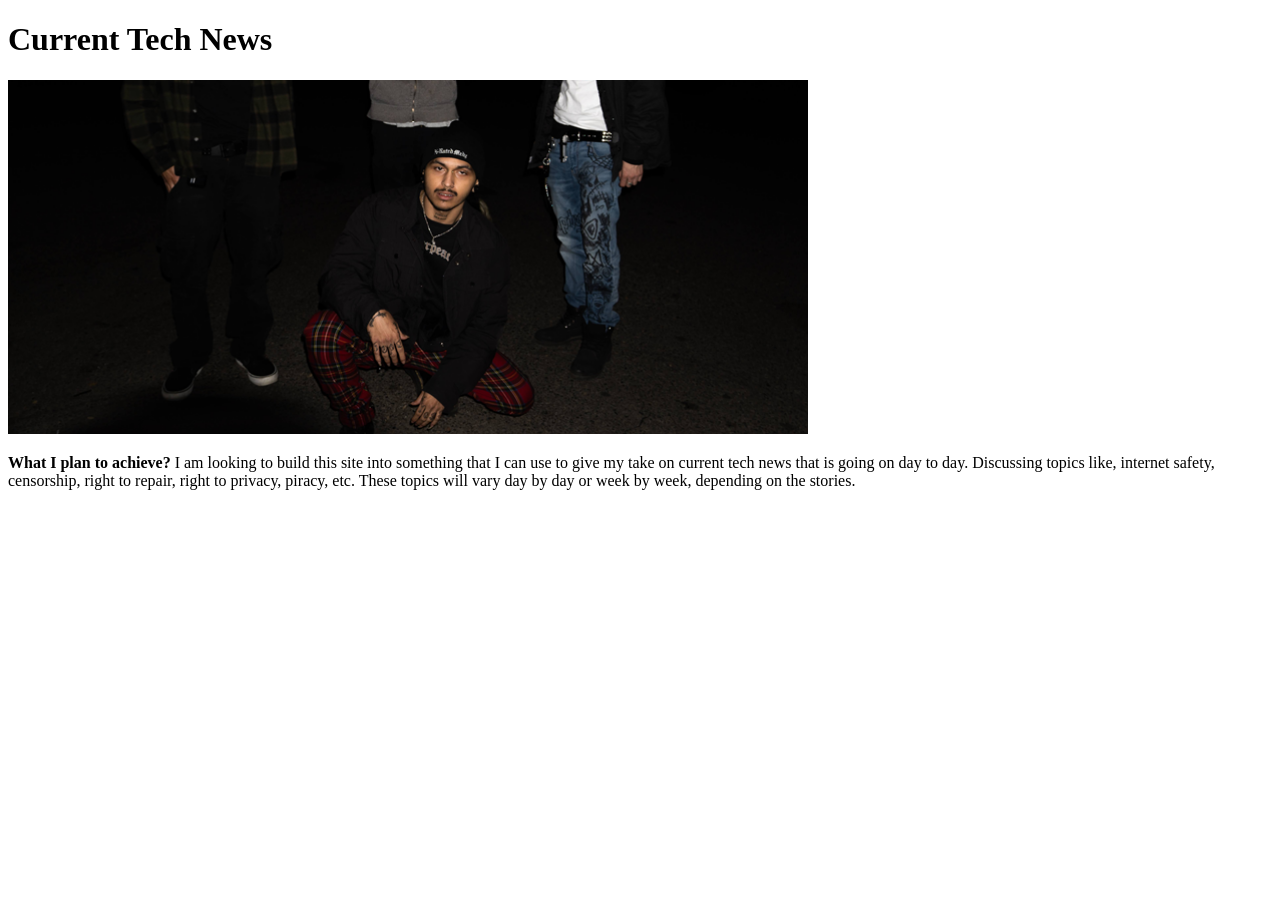
<file: w2/index.html>
<!DOCTYPE html>
<html lang="en">
<head>
    <meta charset="UTF-8">
    <meta name="viewport" content="width=device-width, initial-scale=1.0">
    <title>Document</title>
</head>
<body>
    <h1> Current Tech News </h1>
   
    <img src="img/profile.png" alt="Profile Picture of me" width="800">
    <p><strong>What I plan to achieve?</strong> I am looking to build this site into something that I can use to give my take on current tech news that is going on day to day. 
    Discussing topics like, internet safety, censorship, right to repair, right to privacy, piracy, etc. These topics will vary day by day or week by week, depending on the stories.</p>

</body>
</html>
</file>
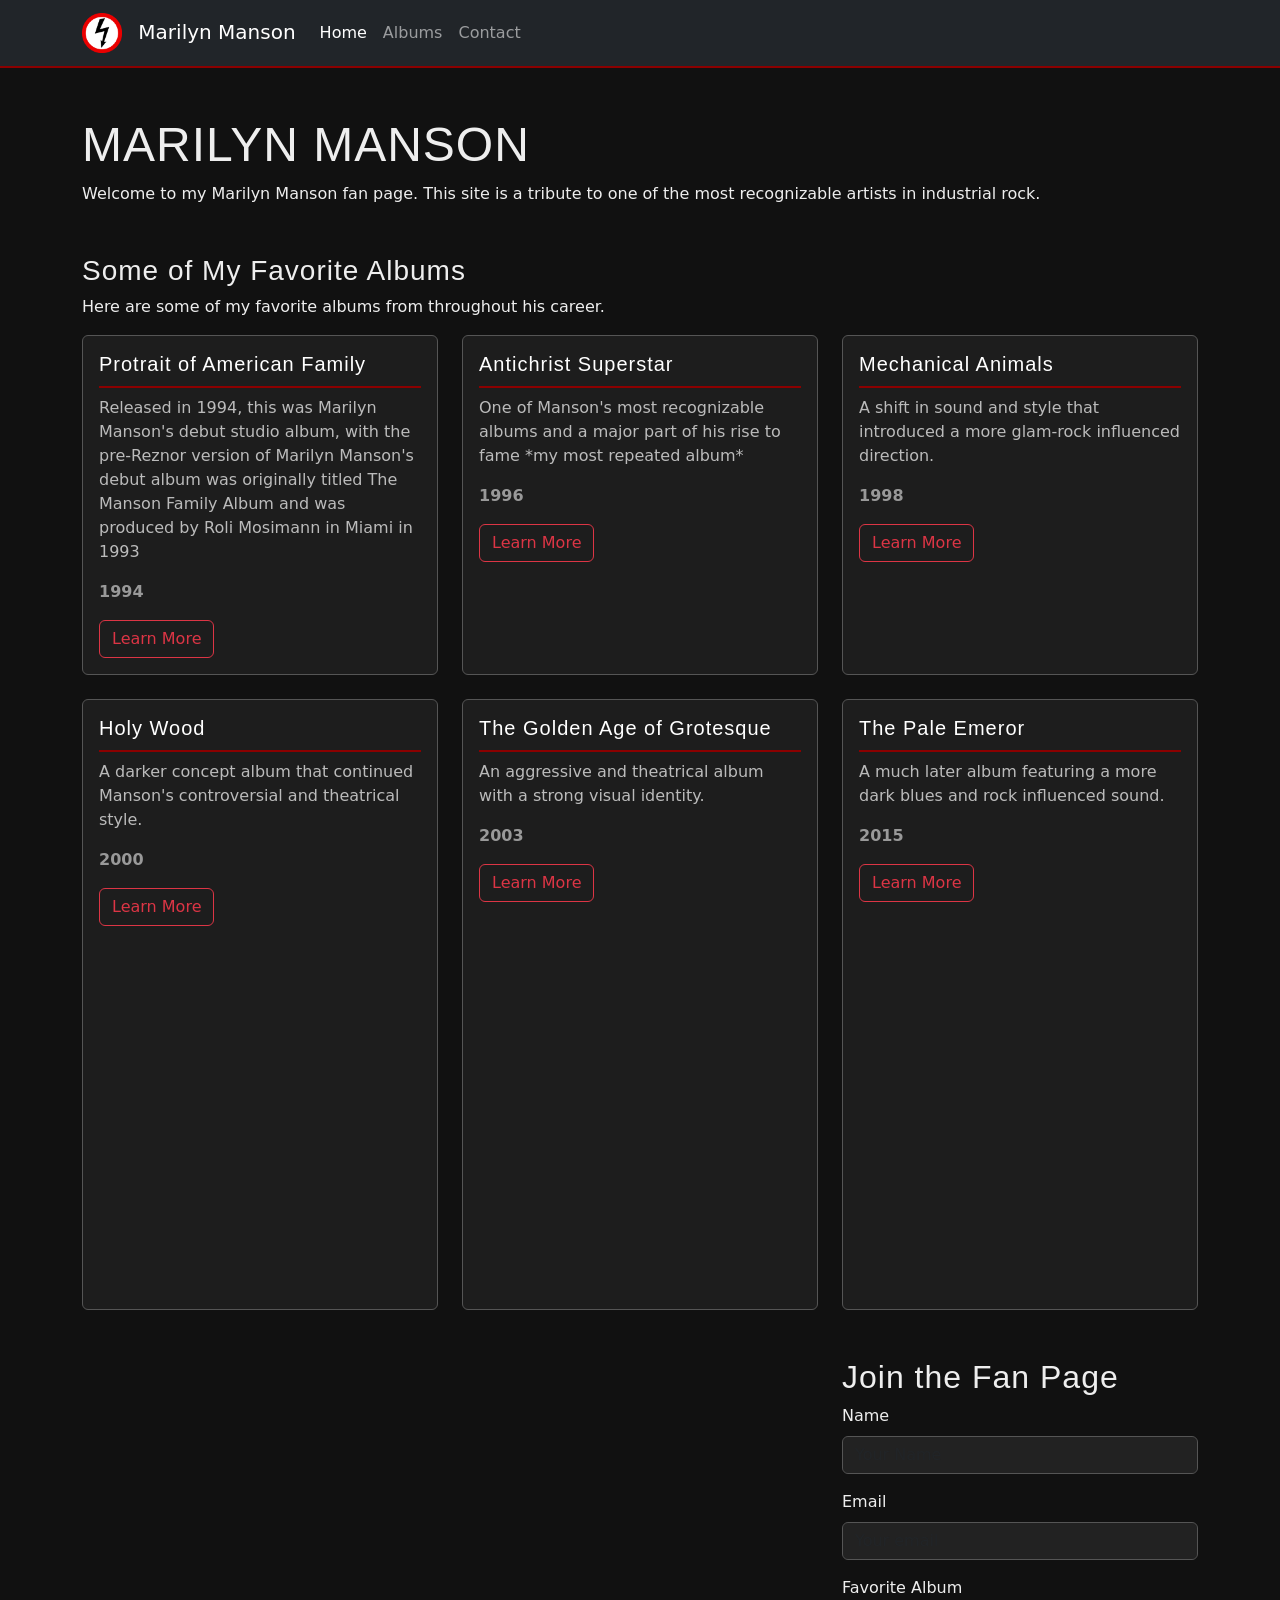
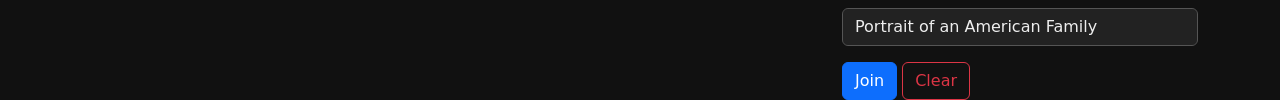
<file: w5/index.html>
<!doctype html>
<html lang="en">
  <head>
    <meta charset="utf-8">
    <meta name="viewport" content="width=device-width, initial-scale=1">
    <title>Marilyn Manson Fan Page</title>
    <link href="https://cdn.jsdelivr.net/npm/bootstrap@5.3.8/dist/css/bootstrap.min.css" rel="stylesheet"
    integrity="sha384-sRIl4kxILFvY47J16cr9ZwB07vP4J8+LH7qKQnuqkuIAvNWLzeN8tE5YBujZqJLB"crossorigin="anonymous">
    <script defer
    src="https://cdn.jsdelivr.net/npm/bootstrap@5.3.8/dist/js/bootstrap.bundle.min.js" integrity="sha384-FKyoEForCGlyvwx9Hj09JcYn3nv7wiPVlz7YYJwRjWVcXK/BmnVDxM+D2scQbITxI"
    crossorigin="anonymous"></script>
    <link rel="stylesheet" href="style.css">
  </head>
  <body>
    <nav class="navbar navbar-expand-md navbar-dark bg-dark">
      <div class="container">
        <a href="#" class="navbar-brand">
            <img src="Antichrist_Superstar_Shock_Symbol.png" class="logo" alt="Marilyn Manson symbol">
            Marilyn Manson
            </a> 
        <button class="navbar-toggler" 
        data-bs-toggle="collapse"
        data-bs-target="#nav" 
        aria-controls="nav" 
        aria-label="Expand Navigation">
          <div class="navbar-toggler-icon"></div>
        </button>
        <div class="collapse navbar-collapse" id="nav">
          <ul class="navbar-nav">
            <li class="nav-item">
              <a href="#home" class="nav-link active" 
              aria-current="page">Home</a>
            </li>
            <li class="nav-item">
              <a href="#albums" class="nav-link">Albums</a>
            </li>
            <li class="nav-item">
              <a href="#contact" class="nav-link">Contact</a>
            </li>
          </ul>
        </div>
      </div>
    </nav>
    <div class="container mt-5" id="home">
      <h1>Marilyn Manson</h1>
      <p>
        Welcome to my Marilyn Manson fan page. This site is a tribute
        to one of the most recognizable artists in industrial rock.</p>
      <h3 class="mt-5" id="albums">Some of My Favorite Albums</h3>
      <p>Here are some of my favorite albums from throughout his career.</p>
      <div class="row g-4">
       <div class="col-12 col-md-4">
        <div class=" card h-100">
        <div class="card-body">
        <h5 class="card-title">Protrait of American Family</h5>
        <p class="card-text">
        Released in 1994, this was Marilyn Manson's debut studio album, 
        with the pre-Reznor version of Marilyn Manson's debut album was originally titled The Manson Family Album and was produced by Roli Mosimann in Miami in 1993</p>
         <p class="album-year">1994</p>
         <a href="#" class="btn btn-outline-danger">Learn More</a>
    </div>
    </div>
    </div>
       <div class="col-12 col-md-4">
        <div class=" card h-100">
        <div class="card-body">
        <h5 class="card-title">Antichrist Superstar</h5>
        <p class="card-text">
       One of Manson's most recognizable albums and a major part
        of his rise to fame *my most repeated album*</p>
        <p class="album-year">1996</p>
        <a href="#" class="btn btn-outline-danger">Learn More</a>
    </div>
    </div>
    </div>
       <div class="col-12 col-md-4">
        <div class=" card h-100">
        <div class="card-body">
        <h5 class="card-title">Mechanical Animals</h5>
        <p class="card-text">
        A shift in sound and style that introduced a more
         glam-rock influenced direction.</p>
          <p class="album-year">1998</p>
          <a href="#" class="btn btn-outline-danger">Learn More</a>
    </div>
    </div>
    </div>
       <div class="col-12 col-md-4">
        <div class=" card h-100">
        <div class="card-body">
        <h5 class="card-title">Holy Wood</h5>
        <p class="card-text">
         A darker concept album that continued Manson's 
         controversial and theatrical style.</p>
         <p class="album-year">2000</p>
         <a href="#" class="btn btn-outline-danger">Learn More</a>
    </div>
    </div>
    </div>
       <div class="col-12 col-md-4">
        <div class=" card h-100">
        <div class="card-body">
        <h5 class="card-title">The Golden Age of Grotesque</h5>
        <p class="card-text">
          An aggressive and theatrical album with a strong visual identity.</p>
          <p class="album-year">2003</p>
          <a href="#" class="btn btn-outline-danger">Learn More</a>
    </div>
    </div>
    </div>
       <div class="col-12 col-md-4">
        <div class=" card h-100">
        <div class="card-body">
        <h5 class="card-title">The Pale Emeror</h5>
        <p class="card-text">
        A much later album featuring a more dark blues and rock influenced sound.</p>
        <p class="album-year">2015</p>
        <a href="#" class="btn btn-outline-danger">Learn More</a>
    </div>
    </div>
    <h2 class="mt-5" id="contact">Join the Fan Page</h2>
    <form>
        <div class="mb-3">
        <label for="name" class="form-label">Name</label>
        <input type="text" id="name" class="form-control" placeholder="Your Name">
        </div>
         <div class="mb-3">
      <label for="email" class="form-label">Email</label>
      <input type="email" id="email" class="form-control" placeholder="Your email">
    </div>
    <div class="mb-3">
        <label for="album" class="form-label">Favorite Album</label>
        <select id="album" class="form-control">
            <option>Portrait of an American Family</option>
            <option>Antichrist Superstar</option>
            <option>Mechanical Animals</option>
            <option>Holy Wood</option>
            <option>The Golden Age of Grotesque</option>
            <option>The Pale Emperor</option>
      </select>
    </div>
     <button type="submit" class="btn btn-primary">Join</button>
    <button type="reset" class="btn btn-outline-danger">Clear</button>
    </form>
    </div>
</div> 
  </body>
</html>
</file>
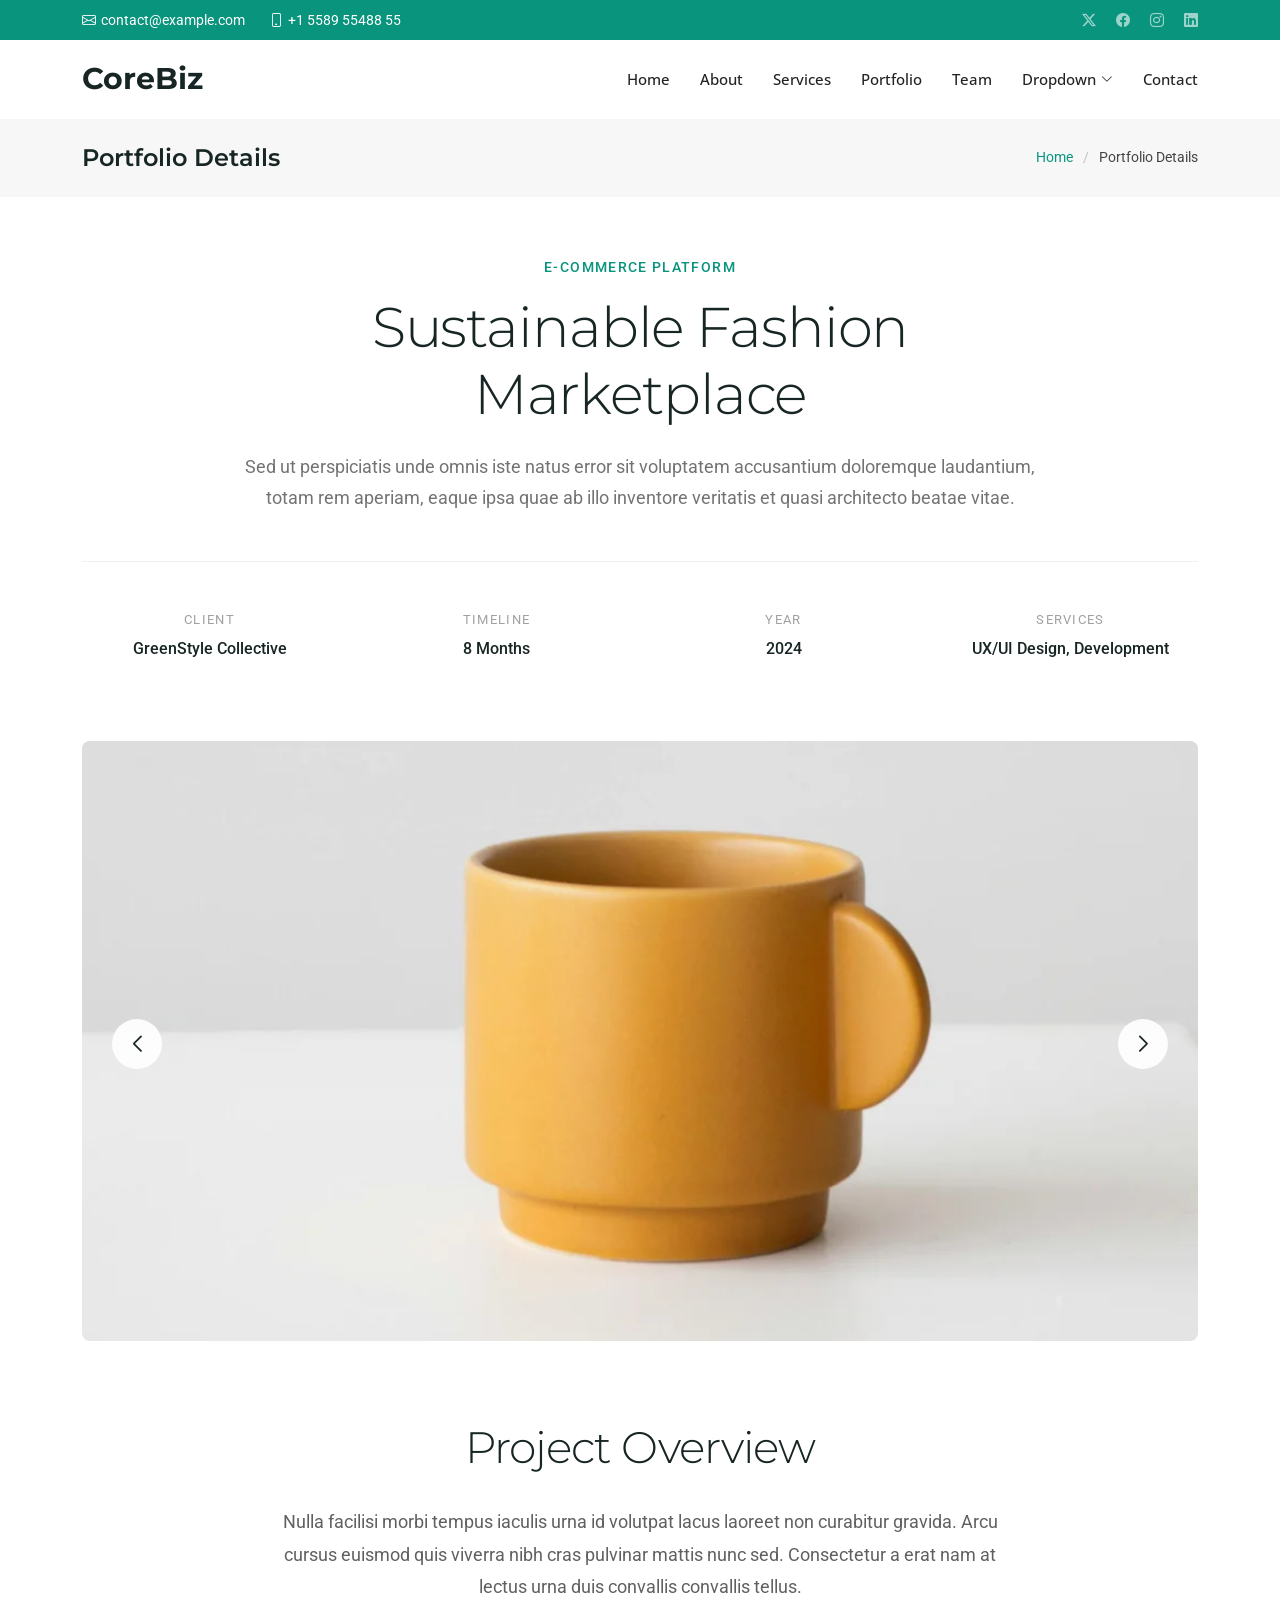
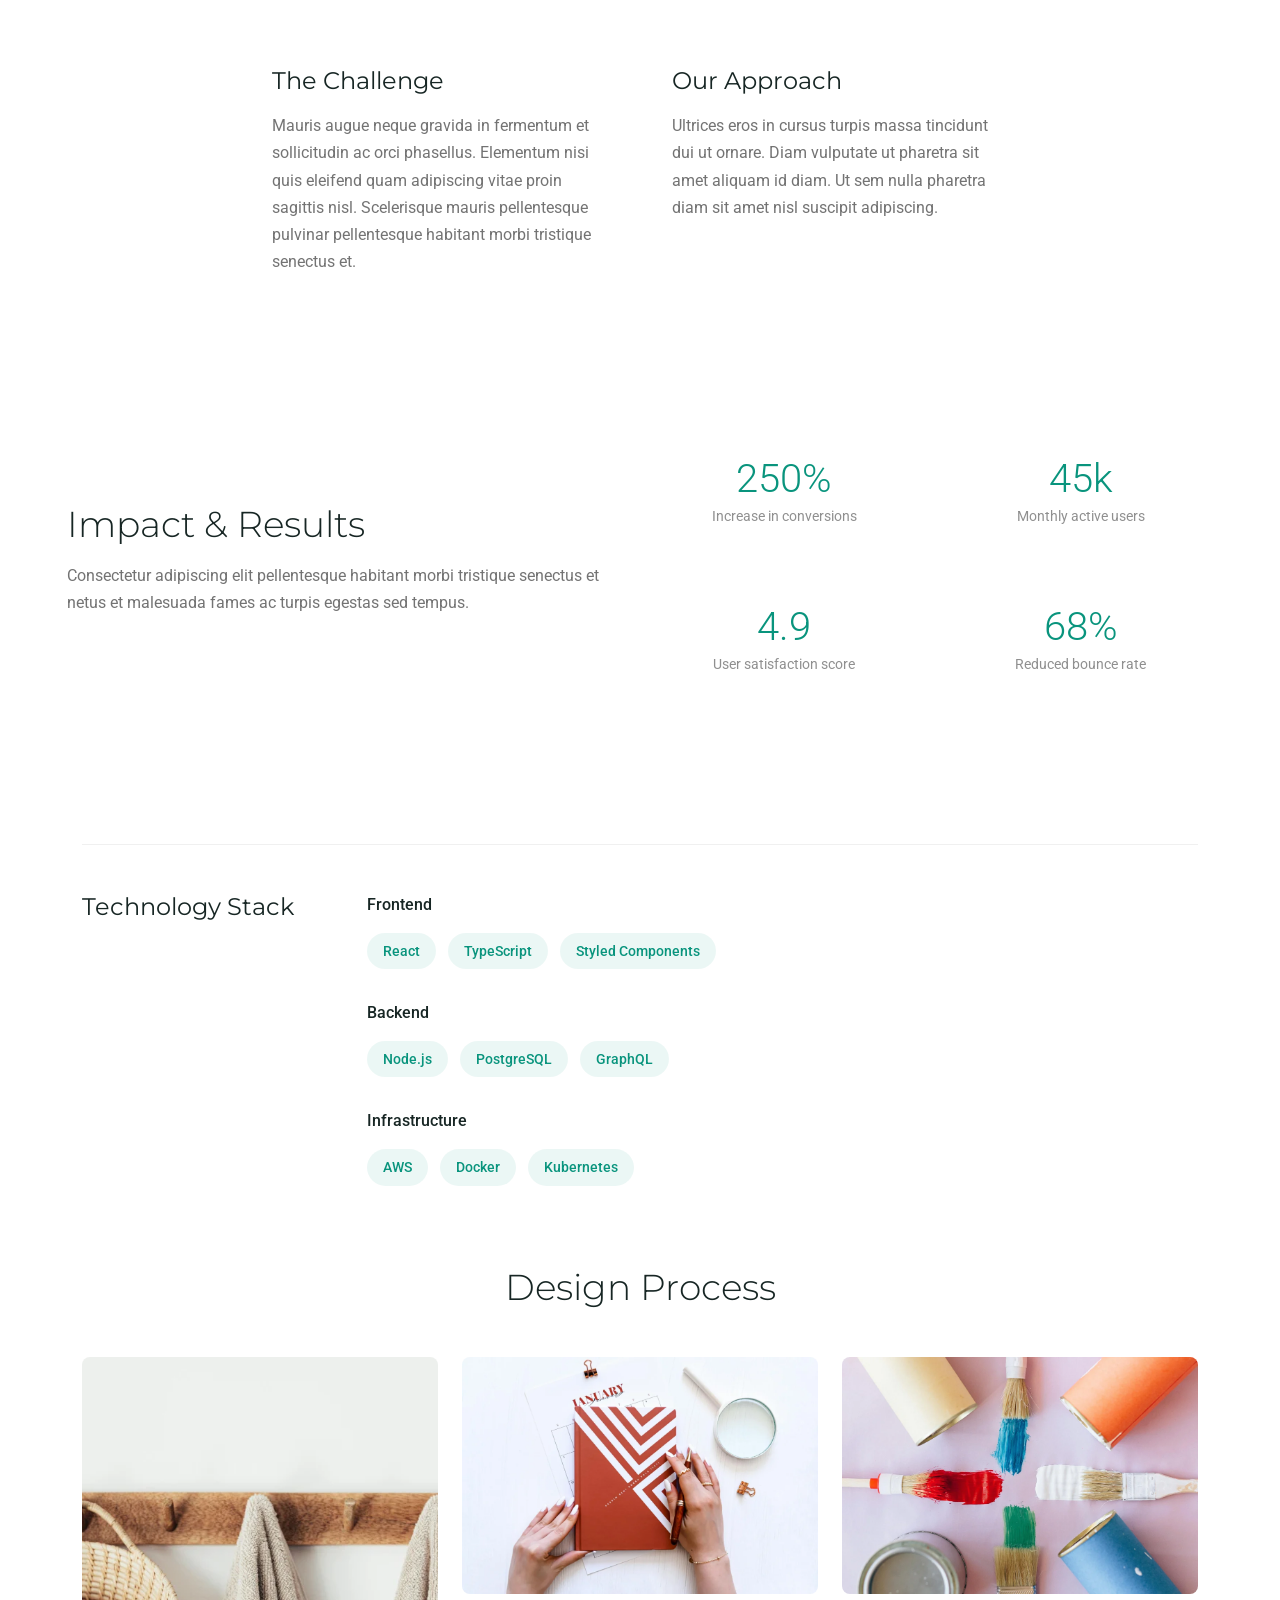
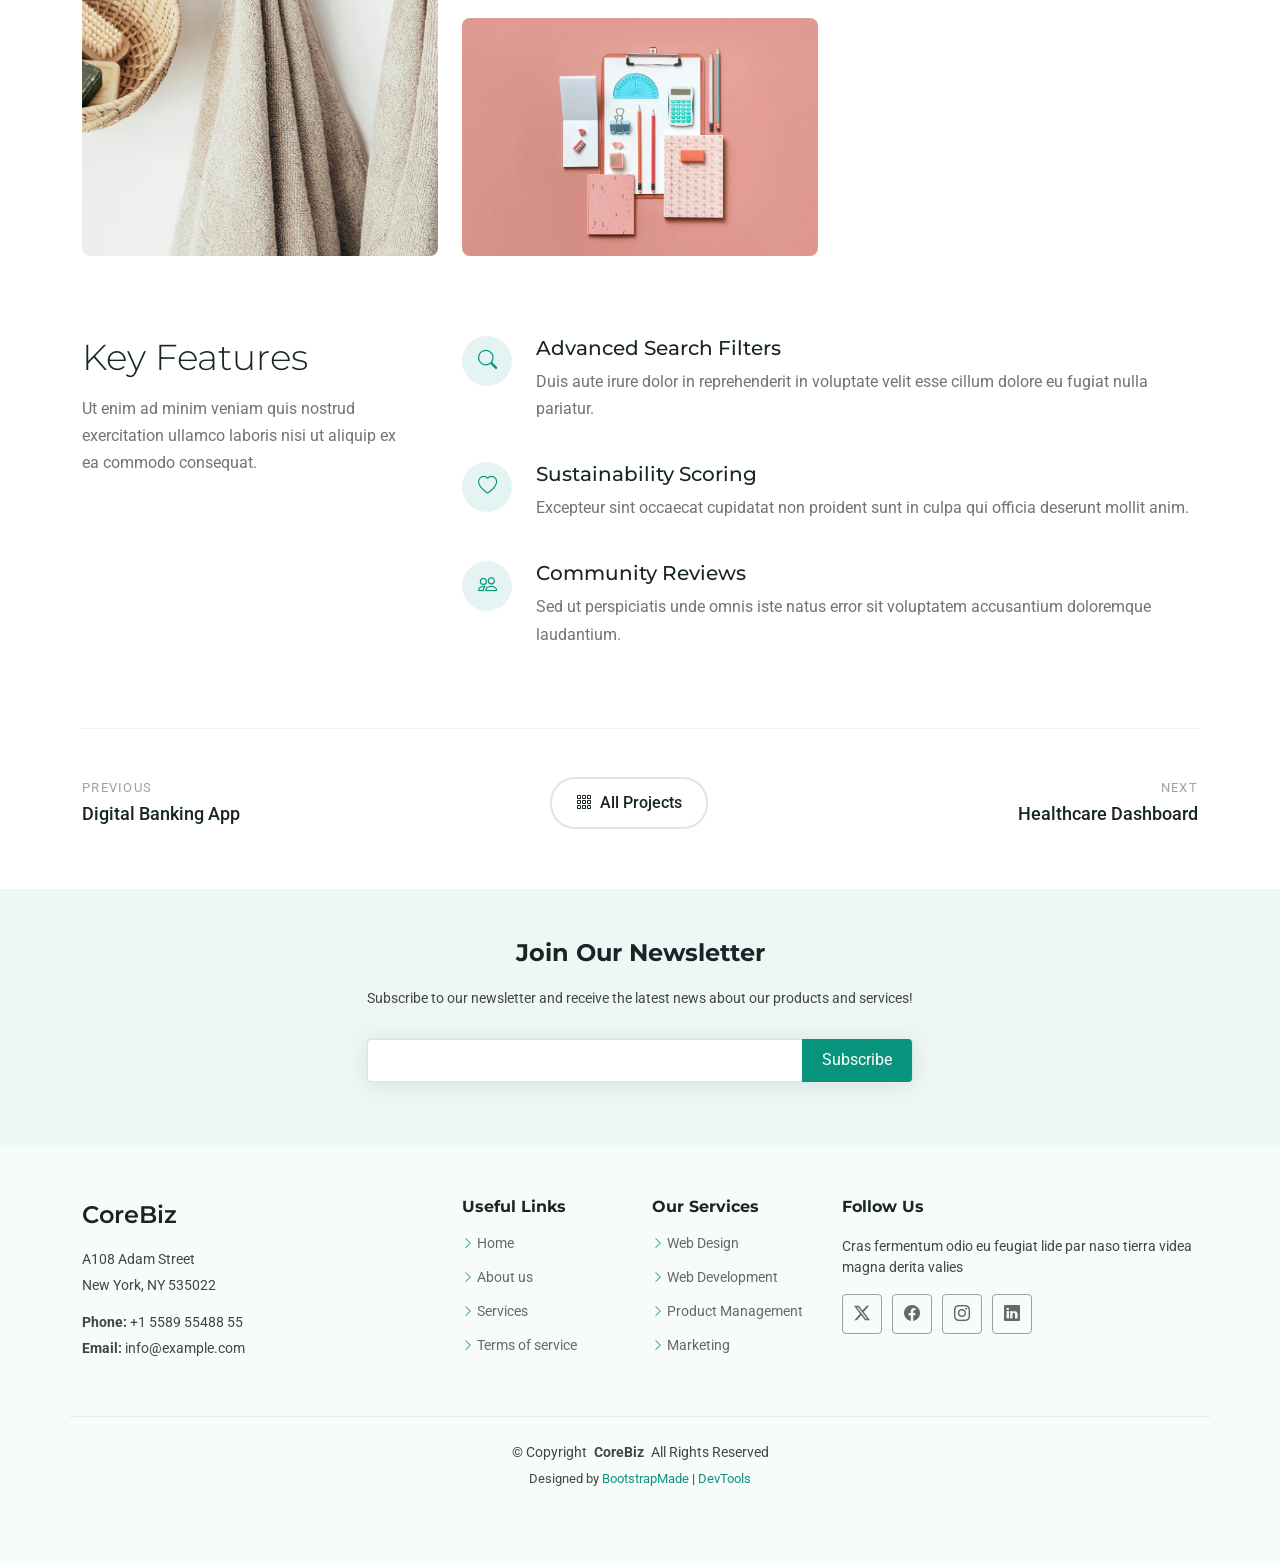
<file: p0/portfolio-details.html>
<!DOCTYPE html>
<html lang="en">

<head>
  <meta charset="utf-8">
  <meta content="width=device-width, initial-scale=1.0" name="viewport">
  <title>Portfolio Details - CoreBiz Bootstrap Template</title>
  <meta name="description" content="">
  <meta name="keywords" content="">

  <!-- Favicons -->
  <link href="assets/img/favicon.png" rel="icon">
  <link href="assets/img/apple-touch-icon.png" rel="apple-touch-icon">

  <!-- Fonts -->
  <link href="https://fonts.googleapis.com" rel="preconnect">
  <link href="https://fonts.gstatic.com" rel="preconnect" crossorigin>
  <link href="https://fonts.googleapis.com/css2?family=Roboto:ital,wght@0,100;0,300;0,400;0,500;0,700;0,900;1,100;1,300;1,400;1,500;1,700;1,900&family=Open+Sans:ital,wght@0,300;0,400;0,500;0,600;0,700;0,800;1,300;1,400;1,500;1,600;1,700;1,800&family=Montserrat:ital,wght@0,100;0,200;0,300;0,400;0,500;0,600;0,700;0,800;0,900;1,100;1,200;1,300;1,400;1,500;1,600;1,700;1,800;1,900&display=swap" rel="stylesheet">

  <!-- Vendor CSS Files -->
  <link href="assets/vendor/bootstrap/css/bootstrap.min.css" rel="stylesheet">
  <link href="assets/vendor/bootstrap-icons/bootstrap-icons.css" rel="stylesheet">
  <link href="assets/vendor/aos/aos.css" rel="stylesheet">
  <link href="assets/vendor/glightbox/css/glightbox.min.css" rel="stylesheet">
  <link href="assets/vendor/swiper/swiper-bundle.min.css" rel="stylesheet">

  <!-- Main CSS File -->
  <link href="assets/css/main.css" rel="stylesheet">

  <!-- =======================================================
  * Template Name: CoreBiz
  * Template URL: https://bootstrapmade.com/corebiz-bootstrap-business-template/
  * Updated: Aug 30 2025 with Bootstrap v5.3.8
  * Author: BootstrapMade.com
  * License: https://bootstrapmade.com/license/
  ======================================================== -->
</head>

<body class="portfolio-details-page">

  <header id="header" class="header sticky-top">

    <div class="topbar d-flex align-items-center dark-background">
      <div class="container d-flex justify-content-center justify-content-md-between">
        <div class="contact-info d-flex align-items-center">
          <i class="bi bi-envelope d-flex align-items-center"><a href="mailto:contact@example.com">contact@example.com</a></i>
          <i class="bi bi-phone d-flex align-items-center ms-4"><span>+1 5589 55488 55</span></i>
        </div>
        <div class="social-links d-none d-md-flex align-items-center">
          <a href="#" class="twitter"><i class="bi bi-twitter-x"></i></a>
          <a href="#" class="facebook"><i class="bi bi-facebook"></i></a>
          <a href="#" class="instagram"><i class="bi bi-instagram"></i></a>
          <a href="#" class="linkedin"><i class="bi bi-linkedin"></i></a>
        </div>
      </div>
    </div><!-- End Top Bar -->

    <div class="branding d-flex align-items-cente">

      <div class="container position-relative d-flex align-items-center justify-content-between">
        <a href="index.html" class="logo d-flex align-items-center">
          <!-- Uncomment the line below if you also wish to use an image logo -->
          <!-- <img src="assets/img/logo.webp" alt=""> -->
          <h1 class="sitename">CoreBiz</h1>
        </a>

        <nav id="navmenu" class="navmenu">
          <ul>
            <li><a href="#hero">Home</a></li>
            <li><a href="#about">About</a></li>
            <li><a href="#services">Services</a></li>
            <li><a href="#portfolio">Portfolio</a></li>
            <li><a href="#team">Team</a></li>
            <li class="dropdown"><a href="#"><span>Dropdown</span> <i class="bi bi-chevron-down toggle-dropdown"></i></a>
              <ul>
                <li><a href="#">Dropdown 1</a></li>
                <li class="dropdown"><a href="#"><span>Deep Dropdown</span> <i class="bi bi-chevron-down toggle-dropdown"></i></a>
                  <ul>
                    <li><a href="#">Deep Dropdown 1</a></li>
                    <li><a href="#">Deep Dropdown 2</a></li>
                    <li><a href="#">Deep Dropdown 3</a></li>
                    <li><a href="#">Deep Dropdown 4</a></li>
                    <li><a href="#">Deep Dropdown 5</a></li>
                  </ul>
                </li>
                <li><a href="#">Dropdown 2</a></li>
                <li><a href="#">Dropdown 3</a></li>
                <li><a href="#">Dropdown 4</a></li>
              </ul>
            </li>
            <li><a href="#contact">Contact</a></li>
          </ul>
          <i class="mobile-nav-toggle d-xl-none bi bi-list"></i>
        </nav>

      </div>

    </div>

  </header>

  <main class="main">

    <!-- Page Title -->
    <div class="page-title" data-aos="fade">
      <div class="container d-lg-flex justify-content-between align-items-center">
        <h1 class="mb-2 mb-lg-0">Portfolio Details</h1>
        <nav class="breadcrumbs">
          <ol>
            <li><a href="index.html">Home</a></li>
            <li class="current">Portfolio Details</li>
          </ol>
        </nav>
      </div>
    </div><!-- End Page Title -->

    <!-- Portfolio Details Section -->
    <section id="portfolio-details" class="portfolio-details section">

      <div class="container" data-aos="fade-up" data-aos-delay="100">

        <div class="project-hero">
          <div class="hero-content" data-aos="fade-up">
            <div class="project-category">E-Commerce Platform</div>
            <h1 class="project-title">Sustainable Fashion Marketplace</h1>
            <p class="project-subtitle">Sed ut perspiciatis unde omnis iste natus error sit voluptatem accusantium doloremque laudantium, totam rem aperiam, eaque ipsa quae ab illo inventore veritatis et quasi architecto beatae vitae.</p>
          </div>

          <div class="project-meta-grid" data-aos="fade-up" data-aos-delay="200">
            <div class="meta-column">
              <div class="meta-label">Client</div>
              <div class="meta-value">GreenStyle Collective</div>
            </div>
            <div class="meta-column">
              <div class="meta-label">Timeline</div>
              <div class="meta-value">8 Months</div>
            </div>
            <div class="meta-column">
              <div class="meta-label">Year</div>
              <div class="meta-value">2024</div>
            </div>
            <div class="meta-column">
              <div class="meta-label">Services</div>
              <div class="meta-value">UX/UI Design, Development</div>
            </div>
          </div>
        </div>

        <div class="visual-showcase" data-aos="zoom-in" data-aos-delay="100">
          <div class="main-visual">
            <div class="portfolio-details-slider swiper init-swiper">
              <script type="application/json" class="swiper-config">
                {
                  "loop": true,
                  "speed": 600,
                  "autoplay": {
                    "delay": 4000
                  },
                  "effect": "creative",
                  "creativeEffect": {
                    "prev": {
                      "shadow": false,
                      "translate": ["-120%", 0, -500]
                    },
                    "next": {
                      "shadow": false,
                      "translate": ["120%", 0, -500]
                    }
                  },
                  "slidesPerView": 1,
                  "navigation": {
                    "nextEl": ".swiper-button-next",
                    "prevEl": ".swiper-button-prev"
                  }
                }
              </script>
              <div class="swiper-wrapper">
                <div class="swiper-slide">
                  <img src="assets/img/portfolio/portfolio-5.webp" alt="Project showcase" class="img-fluid" loading="lazy">
                </div>
                <div class="swiper-slide">
                  <img src="assets/img/portfolio/portfolio-7.webp" alt="Project showcase" class="img-fluid" loading="lazy">
                </div>
                <div class="swiper-slide">
                  <img src="assets/img/portfolio/portfolio-8.webp" alt="Project showcase" class="img-fluid" loading="lazy">
                </div>
              </div>
              <div class="swiper-button-next"></div>
              <div class="swiper-button-prev"></div>
            </div>
          </div>
        </div>

        <div class="content-section">
          <div class="row">
            <div class="col-lg-8 offset-lg-2">
              <div class="project-overview" data-aos="fade-up">
                <h2>Project Overview</h2>
                <p class="overview-text">Nulla facilisi morbi tempus iaculis urna id volutpat lacus laoreet non curabitur gravida. Arcu cursus euismod quis viverra nibh cras pulvinar mattis nunc sed. Consectetur a erat nam at lectus urna duis convallis convallis tellus.</p>

                <div class="challenge-solution">
                  <div class="challenge-block" data-aos="fade-up" data-aos-delay="100">
                    <h3>The Challenge</h3>
                    <p>Mauris augue neque gravida in fermentum et sollicitudin ac orci phasellus. Elementum nisi quis eleifend quam adipiscing vitae proin sagittis nisl. Scelerisque mauris pellentesque pulvinar pellentesque habitant morbi tristique senectus et.</p>
                  </div>

                  <div class="solution-block" data-aos="fade-up" data-aos-delay="200">
                    <h3>Our Approach</h3>
                    <p>Ultrices eros in cursus turpis massa tincidunt dui ut ornare. Diam vulputate ut pharetra sit amet aliquam id diam. Ut sem nulla pharetra diam sit amet nisl suscipit adipiscing.</p>
                  </div>
                </div>
              </div>
            </div>
          </div>
        </div>

        <div class="metrics-showcase" data-aos="fade-up" data-aos-delay="100">
          <div class="row align-items-center">
            <div class="col-lg-6">
              <div class="metrics-content">
                <h3>Impact &amp; Results</h3>
                <p>Consectetur adipiscing elit pellentesque habitant morbi tristique senectus et netus et malesuada fames ac turpis egestas sed tempus.</p>
              </div>
            </div>
            <div class="col-lg-6">
              <div class="metrics-grid">
                <div class="metric-item" data-aos="fade-up" data-aos-delay="200">
                  <div class="metric-number">250%</div>
                  <div class="metric-label">Increase in conversions</div>
                </div>
                <div class="metric-item" data-aos="fade-up" data-aos-delay="250">
                  <div class="metric-number">45k</div>
                  <div class="metric-label">Monthly active users</div>
                </div>
                <div class="metric-item" data-aos="fade-up" data-aos-delay="300">
                  <div class="metric-number">4.9</div>
                  <div class="metric-label">User satisfaction score</div>
                </div>
                <div class="metric-item" data-aos="fade-up" data-aos-delay="350">
                  <div class="metric-number">68%</div>
                  <div class="metric-label">Reduced bounce rate</div>
                </div>
              </div>
            </div>
          </div>
        </div>

        <div class="technology-stack" data-aos="fade-up" data-aos-delay="100">
          <div class="row">
            <div class="col-lg-3">
              <h3>Technology Stack</h3>
            </div>
            <div class="col-lg-9">
              <div class="tech-categories">
                <div class="tech-category" data-aos="fade-up" data-aos-delay="150">
                  <div class="category-title">Frontend</div>
                  <div class="tech-list">
                    <span class="tech-item">React</span>
                    <span class="tech-item">TypeScript</span>
                    <span class="tech-item">Styled Components</span>
                  </div>
                </div>
                <div class="tech-category" data-aos="fade-up" data-aos-delay="200">
                  <div class="category-title">Backend</div>
                  <div class="tech-list">
                    <span class="tech-item">Node.js</span>
                    <span class="tech-item">PostgreSQL</span>
                    <span class="tech-item">GraphQL</span>
                  </div>
                </div>
                <div class="tech-category" data-aos="fade-up" data-aos-delay="250">
                  <div class="category-title">Infrastructure</div>
                  <div class="tech-list">
                    <span class="tech-item">AWS</span>
                    <span class="tech-item">Docker</span>
                    <span class="tech-item">Kubernetes</span>
                  </div>
                </div>
              </div>
            </div>
          </div>
        </div>

        <div class="process-gallery" data-aos="fade-up" data-aos-delay="100">
          <h3>Design Process</h3>
          <div class="gallery-masonry">
            <div class="gallery-item large" data-aos="fade-up" data-aos-delay="150">
              <img src="assets/img/portfolio/portfolio-11.webp" alt="Design process" class="img-fluid glightbox" loading="lazy">
              <div class="gallery-caption">User Research &amp; Personas</div>
            </div>
            <div class="gallery-item" data-aos="fade-up" data-aos-delay="200">
              <img src="assets/img/portfolio/portfolio-12.webp" alt="Design process" class="img-fluid glightbox" loading="lazy">
              <div class="gallery-caption">Wireframes</div>
            </div>
            <div class="gallery-item" data-aos="fade-up" data-aos-delay="250">
              <img src="assets/img/portfolio/portfolio-3.webp" alt="Design process" class="img-fluid glightbox" loading="lazy">
              <div class="gallery-caption">Prototypes</div>
            </div>
            <div class="gallery-item" data-aos="fade-up" data-aos-delay="300">
              <img src="assets/img/portfolio/portfolio-4.webp" alt="Design process" class="img-fluid glightbox" loading="lazy">
              <div class="gallery-caption">Final Design</div>
            </div>
          </div>
        </div>

        <div class="key-features-section" data-aos="fade-up" data-aos-delay="100">
          <div class="row">
            <div class="col-lg-4">
              <div class="features-intro">
                <h3>Key Features</h3>
                <p>Ut enim ad minim veniam quis nostrud exercitation ullamco laboris nisi ut aliquip ex ea commodo consequat.</p>
              </div>
            </div>
            <div class="col-lg-8">
              <div class="features-list">
                <div class="feature-row" data-aos="fade-up" data-aos-delay="150">
                  <div class="feature-icon">
                    <i class="bi bi-search"></i>
                  </div>
                  <div class="feature-content">
                    <h4>Advanced Search Filters</h4>
                    <p>Duis aute irure dolor in reprehenderit in voluptate velit esse cillum dolore eu fugiat nulla pariatur.</p>
                  </div>
                </div>
                <div class="feature-row" data-aos="fade-up" data-aos-delay="200">
                  <div class="feature-icon">
                    <i class="bi bi-heart"></i>
                  </div>
                  <div class="feature-content">
                    <h4>Sustainability Scoring</h4>
                    <p>Excepteur sint occaecat cupidatat non proident sunt in culpa qui officia deserunt mollit anim.</p>
                  </div>
                </div>
                <div class="feature-row" data-aos="fade-up" data-aos-delay="250">
                  <div class="feature-icon">
                    <i class="bi bi-people"></i>
                  </div>
                  <div class="feature-content">
                    <h4>Community Reviews</h4>
                    <p>Sed ut perspiciatis unde omnis iste natus error sit voluptatem accusantium doloremque laudantium.</p>
                  </div>
                </div>
              </div>
            </div>
          </div>
        </div>

        <div class="project-footer" data-aos="fade-up" data-aos-delay="200">
          <div class="footer-navigation">
            <a href="#" class="nav-link prev-project">
              <span class="nav-direction">Previous</span>
              <span class="nav-title">Digital Banking App</span>
            </a>
            <a href="#" class="nav-link all-projects">
              <i class="bi bi-grid-3x3-gap"></i>
              <span>All Projects</span>
            </a>
            <a href="#" class="nav-link next-project">
              <span class="nav-direction">Next</span>
              <span class="nav-title">Healthcare Dashboard</span>
            </a>
          </div>
        </div>

      </div>

    </section><!-- /Portfolio Details Section -->

  </main>

  <footer id="footer" class="footer light-background">

    <div class="footer-newsletter">
      <div class="container">
        <div class="row justify-content-center text-center">
          <div class="col-lg-6">
            <h4>Join Our Newsletter</h4>
            <p>Subscribe to our newsletter and receive the latest news about our products and services!</p>
            <form action="forms/newsletter.php" method="post" class="php-email-form">
              <div class="newsletter-form"><input type="email" name="email"><input type="submit" value="Subscribe"></div>
              <div class="loading">Loading</div>
              <div class="error-message"></div>
              <div class="sent-message">Your subscription request has been sent. Thank you!</div>
            </form>
          </div>
        </div>
      </div>
    </div>

    <div class="container footer-top">
      <div class="row gy-4">
        <div class="col-lg-4 col-md-6 footer-about">
          <a href="index.html" class="d-flex align-items-center">
            <span class="sitename">CoreBiz</span>
          </a>
          <div class="footer-contact pt-3">
            <p>A108 Adam Street</p>
            <p>New York, NY 535022</p>
            <p class="mt-3"><strong>Phone:</strong> <span>+1 5589 55488 55</span></p>
            <p><strong>Email:</strong> <span>info@example.com</span></p>
          </div>
        </div>

        <div class="col-lg-2 col-md-3 footer-links">
          <h4>Useful Links</h4>
          <ul>
            <li><i class="bi bi-chevron-right"></i> <a href="#">Home</a></li>
            <li><i class="bi bi-chevron-right"></i> <a href="#">About us</a></li>
            <li><i class="bi bi-chevron-right"></i> <a href="#">Services</a></li>
            <li><i class="bi bi-chevron-right"></i> <a href="#">Terms of service</a></li>
          </ul>
        </div>

        <div class="col-lg-2 col-md-3 footer-links">
          <h4>Our Services</h4>
          <ul>
            <li><i class="bi bi-chevron-right"></i> <a href="#">Web Design</a></li>
            <li><i class="bi bi-chevron-right"></i> <a href="#">Web Development</a></li>
            <li><i class="bi bi-chevron-right"></i> <a href="#">Product Management</a></li>
            <li><i class="bi bi-chevron-right"></i> <a href="#">Marketing</a></li>
          </ul>
        </div>

        <div class="col-lg-4 col-md-12">
          <h4>Follow Us</h4>
          <p>Cras fermentum odio eu feugiat lide par naso tierra videa magna derita valies</p>
          <div class="social-links d-flex">
            <a href=""><i class="bi bi-twitter-x"></i></a>
            <a href=""><i class="bi bi-facebook"></i></a>
            <a href=""><i class="bi bi-instagram"></i></a>
            <a href=""><i class="bi bi-linkedin"></i></a>
          </div>
        </div>

      </div>
    </div>

    <div class="container copyright text-center mt-4">
      <p>© <span>Copyright</span> <strong class="px-1 sitename">CoreBiz</strong> <span>All Rights Reserved</span></p>
      <div class="credits">
        <!-- All the links in the footer should remain intact. -->
        <!-- You can delete the links only if you've purchased the pro version. -->
        <!-- Licensing information: https://bootstrapmade.com/license/ -->
        <!-- Purchase the pro version with working PHP/AJAX contact form: [buy-url] -->
        Designed by <a href="https://bootstrapmade.com/">BootstrapMade</a> | <a href="https://bootstrapmade.com/tools/">DevTools</a>
      </div>
    </div>

  </footer>

  <!-- Scroll Top -->
  <a href="#" id="scroll-top" class="scroll-top d-flex align-items-center justify-content-center"><i class="bi bi-arrow-up-short"></i></a>

  <!-- Preloader -->
  <div id="preloader">
    <div></div>
    <div></div>
    <div></div>
    <div></div>
  </div>

  <!-- Vendor JS Files -->
  <script src="assets/vendor/bootstrap/js/bootstrap.bundle.min.js"></script>
  <script src="assets/vendor/php-email-form/validate.js"></script>
  <script src="assets/vendor/aos/aos.js"></script>
  <script src="assets/vendor/glightbox/js/glightbox.min.js"></script>
  <script src="assets/vendor/purecounter/purecounter_vanilla.js"></script>
  <script src="assets/vendor/waypoints/noframework.waypoints.js"></script>
  <script src="assets/vendor/swiper/swiper-bundle.min.js"></script>
  <script src="assets/vendor/imagesloaded/imagesloaded.pkgd.min.js"></script>
  <script src="assets/vendor/isotope-layout/isotope.pkgd.min.js"></script>

  <!-- Main JS File -->
  <script src="assets/js/main.js"></script>

</body>

</html>
</file>
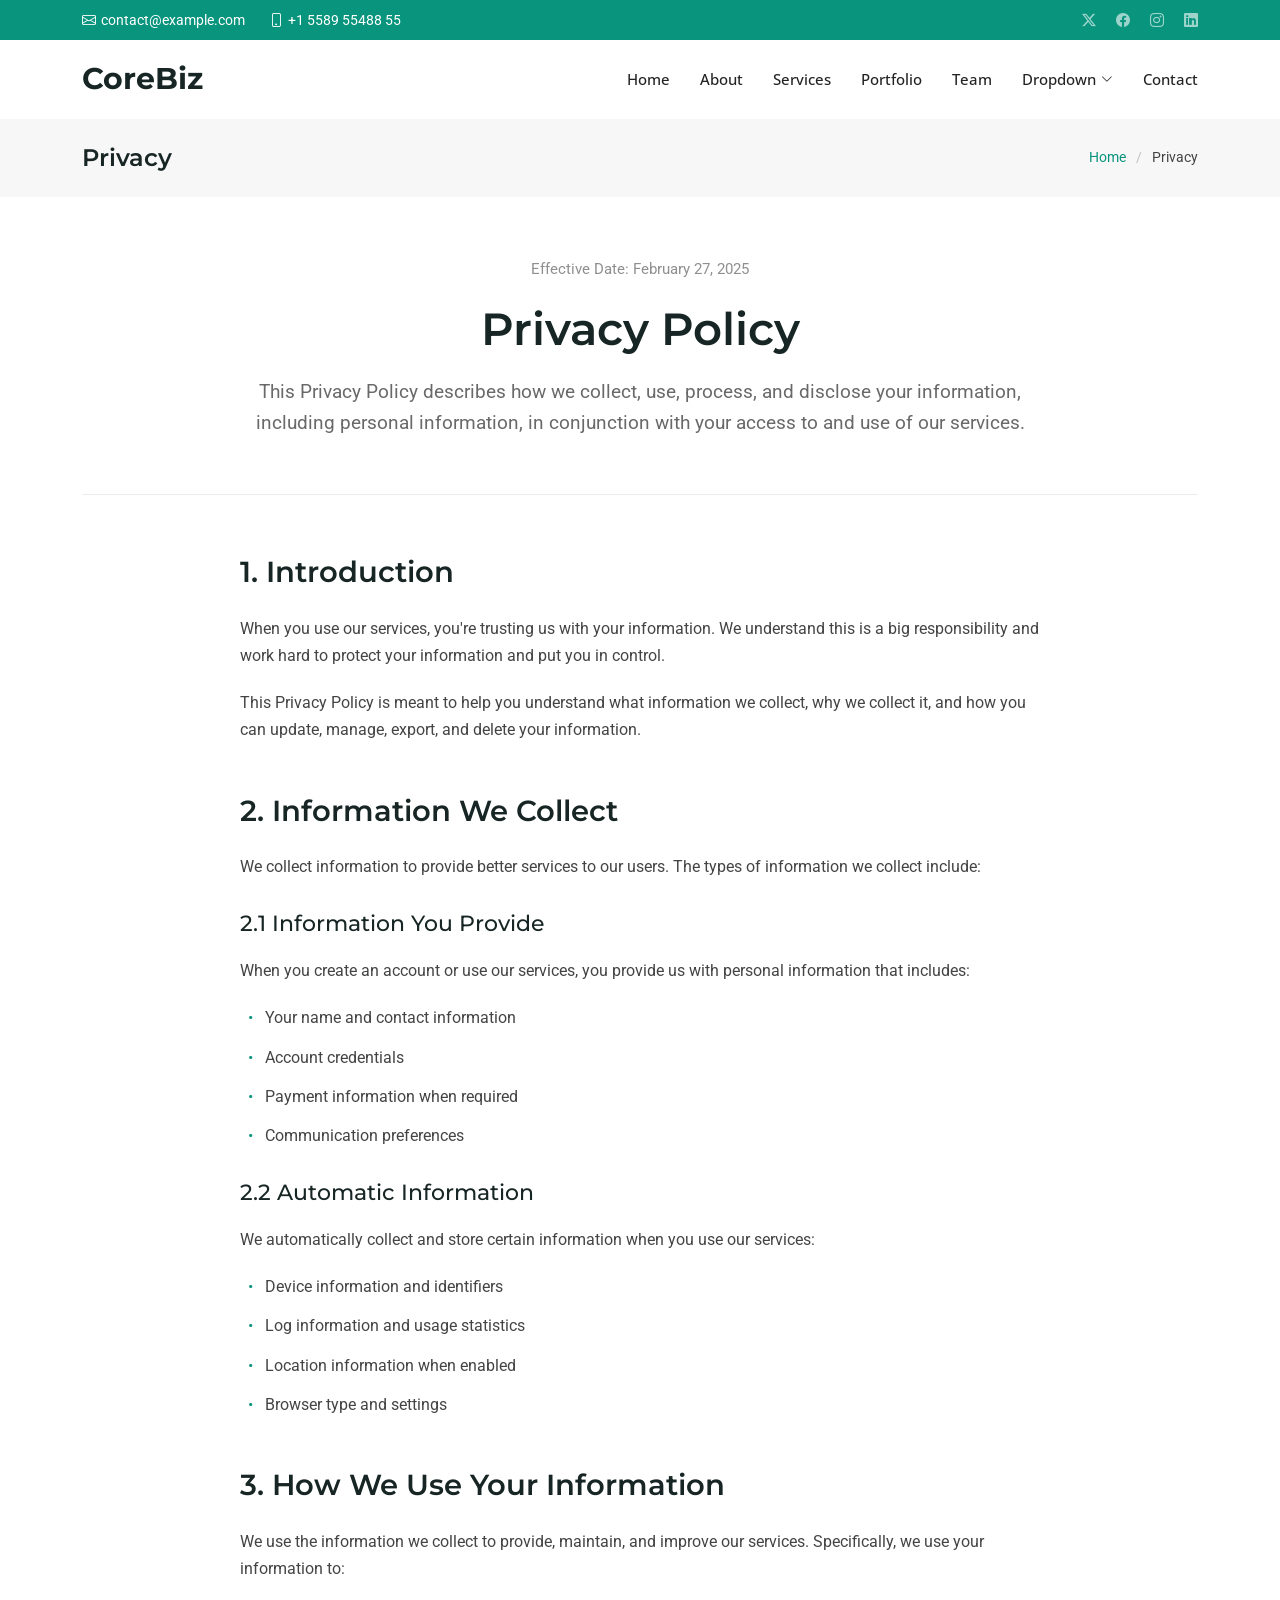
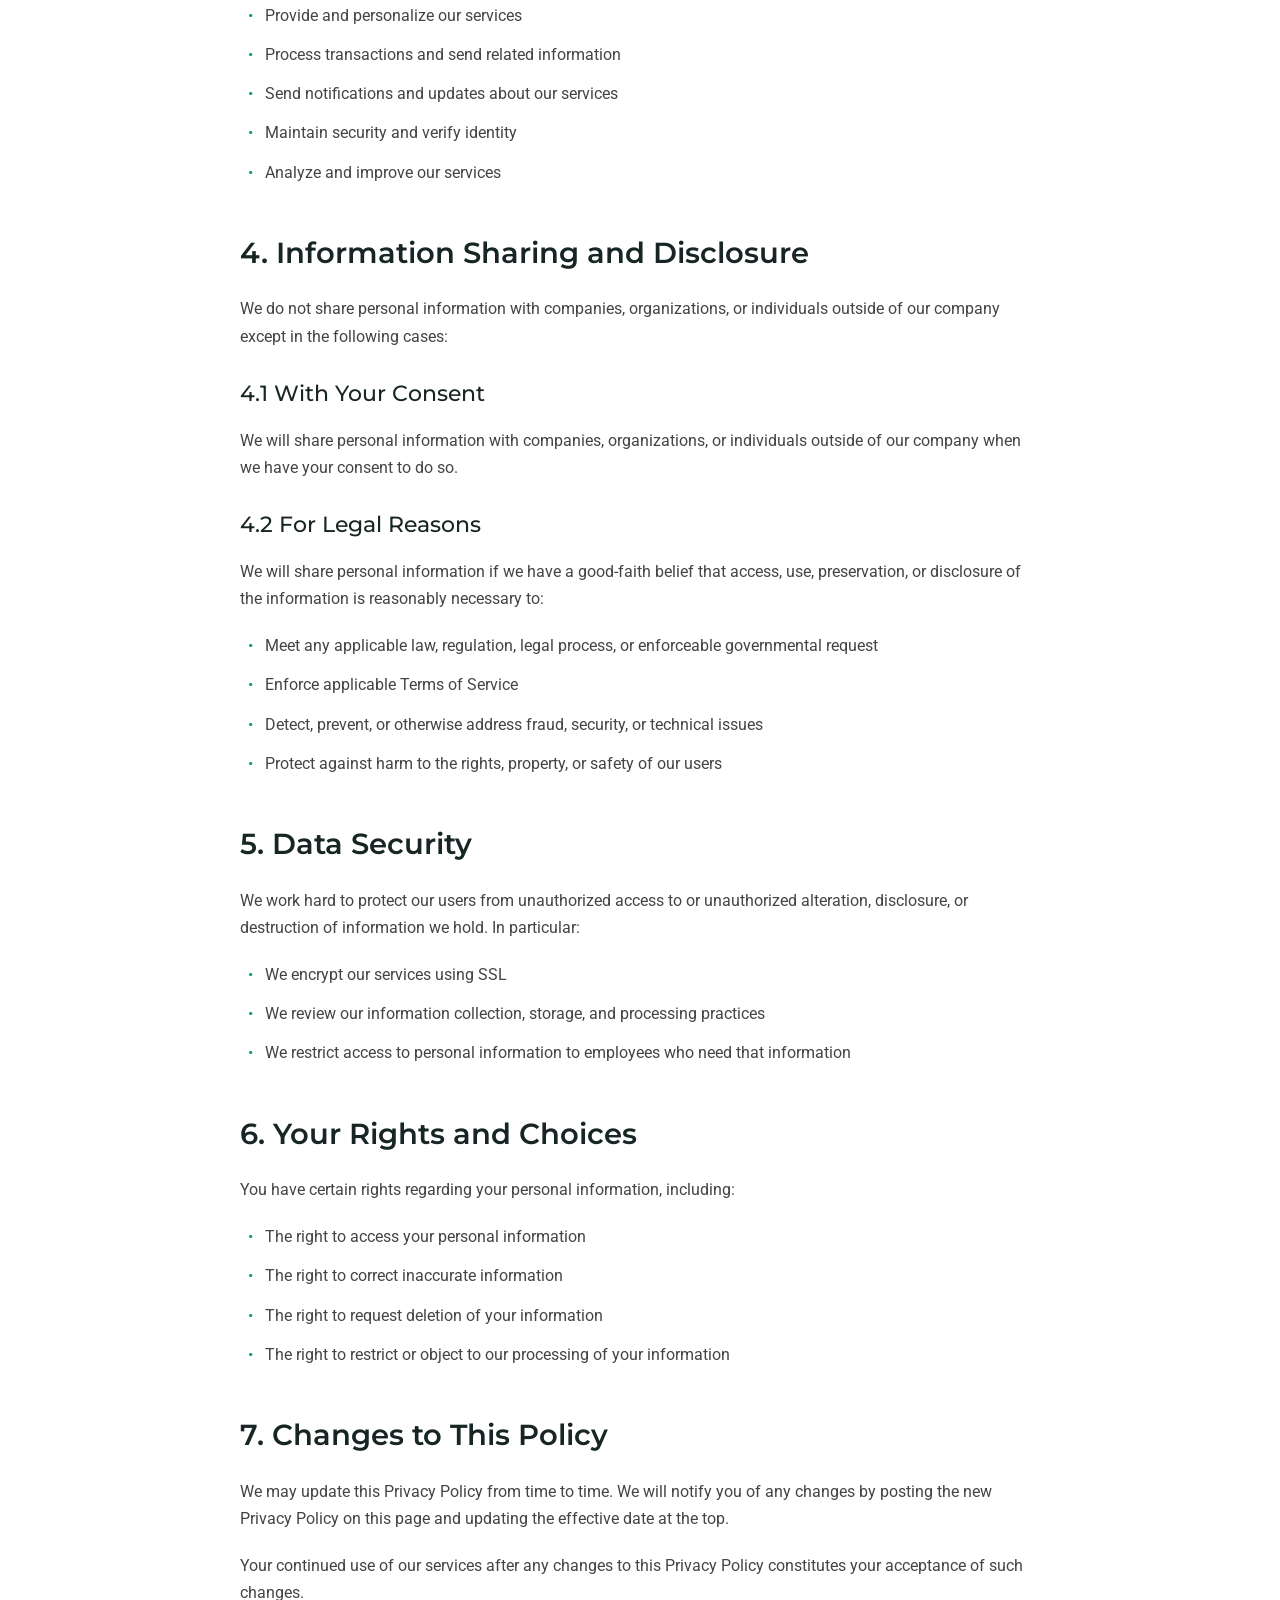
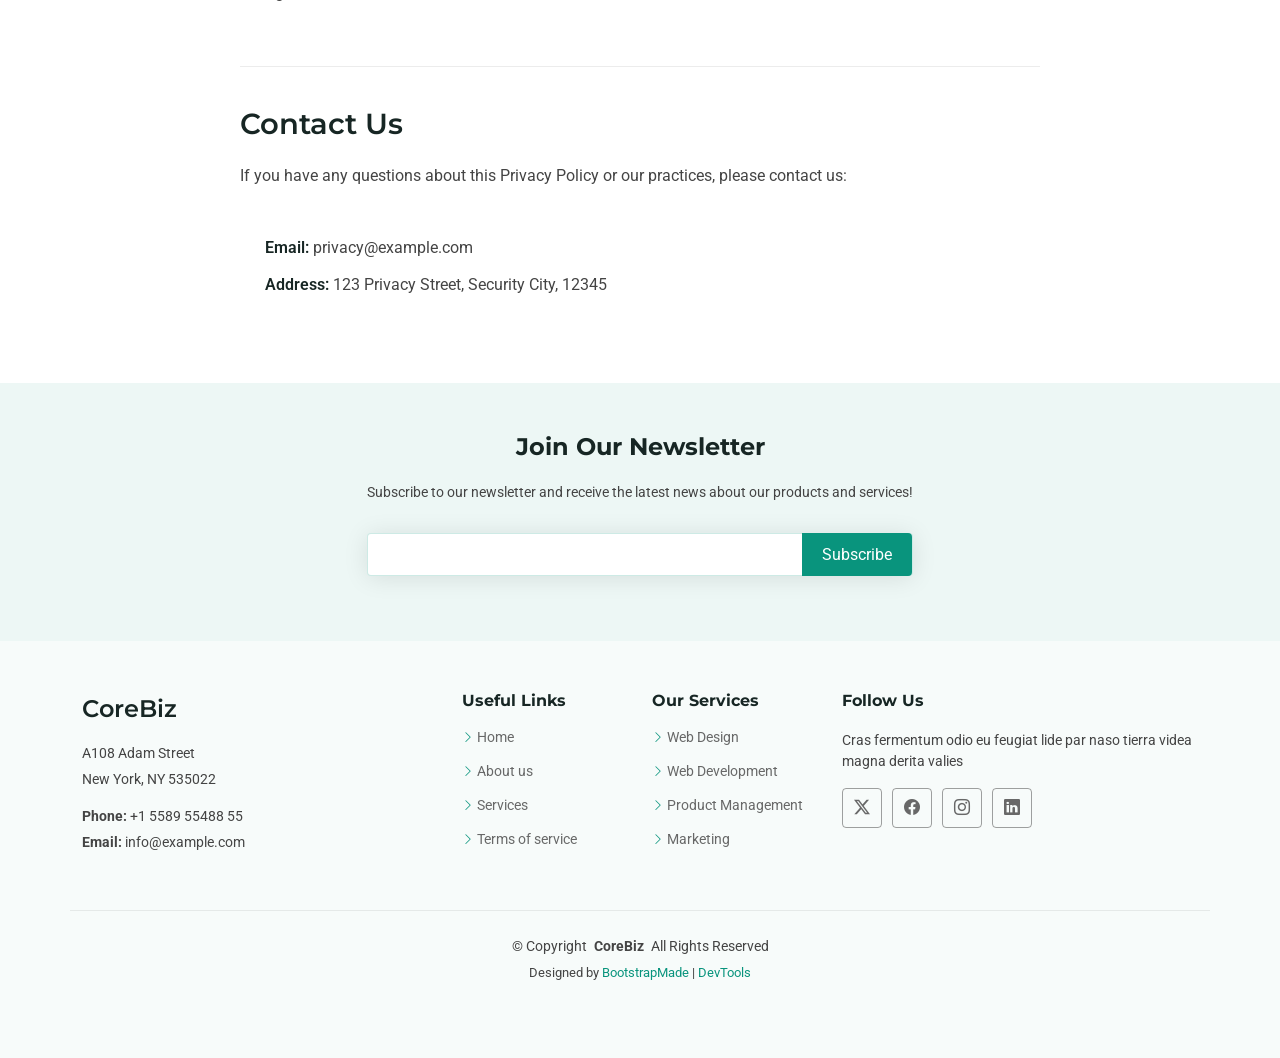
<file: p0/privacy.html>
<!DOCTYPE html>
<html lang="en">

<head>
  <meta charset="utf-8">
  <meta content="width=device-width, initial-scale=1.0" name="viewport">
  <title>Privacy - CoreBiz Bootstrap Template</title>
  <meta name="description" content="">
  <meta name="keywords" content="">

  <!-- Favicons -->
  <link href="assets/img/favicon.png" rel="icon">
  <link href="assets/img/apple-touch-icon.png" rel="apple-touch-icon">

  <!-- Fonts -->
  <link href="https://fonts.googleapis.com" rel="preconnect">
  <link href="https://fonts.gstatic.com" rel="preconnect" crossorigin>
  <link href="https://fonts.googleapis.com/css2?family=Roboto:ital,wght@0,100;0,300;0,400;0,500;0,700;0,900;1,100;1,300;1,400;1,500;1,700;1,900&family=Open+Sans:ital,wght@0,300;0,400;0,500;0,600;0,700;0,800;1,300;1,400;1,500;1,600;1,700;1,800&family=Montserrat:ital,wght@0,100;0,200;0,300;0,400;0,500;0,600;0,700;0,800;0,900;1,100;1,200;1,300;1,400;1,500;1,600;1,700;1,800;1,900&display=swap" rel="stylesheet">

  <!-- Vendor CSS Files -->
  <link href="assets/vendor/bootstrap/css/bootstrap.min.css" rel="stylesheet">
  <link href="assets/vendor/bootstrap-icons/bootstrap-icons.css" rel="stylesheet">
  <link href="assets/vendor/aos/aos.css" rel="stylesheet">
  <link href="assets/vendor/glightbox/css/glightbox.min.css" rel="stylesheet">
  <link href="assets/vendor/swiper/swiper-bundle.min.css" rel="stylesheet">

  <!-- Main CSS File -->
  <link href="assets/css/main.css" rel="stylesheet">

  <!-- =======================================================
  * Template Name: CoreBiz
  * Template URL: https://bootstrapmade.com/corebiz-bootstrap-business-template/
  * Updated: Aug 30 2025 with Bootstrap v5.3.8
  * Author: BootstrapMade.com
  * License: https://bootstrapmade.com/license/
  ======================================================== -->
</head>

<body class="privacy-page">

  <header id="header" class="header sticky-top">

    <div class="topbar d-flex align-items-center dark-background">
      <div class="container d-flex justify-content-center justify-content-md-between">
        <div class="contact-info d-flex align-items-center">
          <i class="bi bi-envelope d-flex align-items-center"><a href="mailto:contact@example.com">contact@example.com</a></i>
          <i class="bi bi-phone d-flex align-items-center ms-4"><span>+1 5589 55488 55</span></i>
        </div>
        <div class="social-links d-none d-md-flex align-items-center">
          <a href="#" class="twitter"><i class="bi bi-twitter-x"></i></a>
          <a href="#" class="facebook"><i class="bi bi-facebook"></i></a>
          <a href="#" class="instagram"><i class="bi bi-instagram"></i></a>
          <a href="#" class="linkedin"><i class="bi bi-linkedin"></i></a>
        </div>
      </div>
    </div><!-- End Top Bar -->

    <div class="branding d-flex align-items-cente">

      <div class="container position-relative d-flex align-items-center justify-content-between">
        <a href="index.html" class="logo d-flex align-items-center">
          <!-- Uncomment the line below if you also wish to use an image logo -->
          <!-- <img src="assets/img/logo.webp" alt=""> -->
          <h1 class="sitename">CoreBiz</h1>
        </a>

        <nav id="navmenu" class="navmenu">
          <ul>
            <li><a href="#hero">Home</a></li>
            <li><a href="#about">About</a></li>
            <li><a href="#services">Services</a></li>
            <li><a href="#portfolio">Portfolio</a></li>
            <li><a href="#team">Team</a></li>
            <li class="dropdown"><a href="#"><span>Dropdown</span> <i class="bi bi-chevron-down toggle-dropdown"></i></a>
              <ul>
                <li><a href="#">Dropdown 1</a></li>
                <li class="dropdown"><a href="#"><span>Deep Dropdown</span> <i class="bi bi-chevron-down toggle-dropdown"></i></a>
                  <ul>
                    <li><a href="#">Deep Dropdown 1</a></li>
                    <li><a href="#">Deep Dropdown 2</a></li>
                    <li><a href="#">Deep Dropdown 3</a></li>
                    <li><a href="#">Deep Dropdown 4</a></li>
                    <li><a href="#">Deep Dropdown 5</a></li>
                  </ul>
                </li>
                <li><a href="#">Dropdown 2</a></li>
                <li><a href="#">Dropdown 3</a></li>
                <li><a href="#">Dropdown 4</a></li>
              </ul>
            </li>
            <li><a href="#contact">Contact</a></li>
          </ul>
          <i class="mobile-nav-toggle d-xl-none bi bi-list"></i>
        </nav>

      </div>

    </div>

  </header>

  <main class="main">

    <!-- Page Title -->
    <div class="page-title" data-aos="fade">
      <div class="container d-lg-flex justify-content-between align-items-center">
        <h1 class="mb-2 mb-lg-0">Privacy</h1>
        <nav class="breadcrumbs">
          <ol>
            <li><a href="index.html">Home</a></li>
            <li class="current">Privacy</li>
          </ol>
        </nav>
      </div>
    </div><!-- End Page Title -->

    <!-- Privacy 2 Section -->
    <section id="privacy-2" class="privacy-2 section">

      <div class="container" data-aos="fade-up">
        <!-- Header -->
        <div class="privacy-header" data-aos="fade-up">
          <div class="header-content">
            <div class="last-updated">Effective Date: February 27, 2025</div>
            <h1>Privacy Policy</h1>
            <p class="intro-text">This Privacy Policy describes how we collect, use, process, and disclose your information, including personal information, in conjunction with your access to and use of our services.</p>
          </div>
        </div>

        <!-- Main Content -->
        <div class="privacy-content" data-aos="fade-up">
          <!-- Introduction -->
          <div class="content-section">
            <h2>1. Introduction</h2>
            <p>When you use our services, you're trusting us with your information. We understand this is a big responsibility and work hard to protect your information and put you in control.</p>
            <p>This Privacy Policy is meant to help you understand what information we collect, why we collect it, and how you can update, manage, export, and delete your information.</p>
          </div>

          <!-- Information Collection -->
          <div class="content-section">
            <h2>2. Information We Collect</h2>
            <p>We collect information to provide better services to our users. The types of information we collect include:</p>

            <h3>2.1 Information You Provide</h3>
            <p>When you create an account or use our services, you provide us with personal information that includes:</p>
            <ul>
              <li>Your name and contact information</li>
              <li>Account credentials</li>
              <li>Payment information when required</li>
              <li>Communication preferences</li>
            </ul>

            <h3>2.2 Automatic Information</h3>
            <p>We automatically collect and store certain information when you use our services:</p>
            <ul>
              <li>Device information and identifiers</li>
              <li>Log information and usage statistics</li>
              <li>Location information when enabled</li>
              <li>Browser type and settings</li>
            </ul>
          </div>

          <!-- Use of Information -->
          <div class="content-section">
            <h2>3. How We Use Your Information</h2>
            <p>We use the information we collect to provide, maintain, and improve our services. Specifically, we use your information to:</p>
            <ul>
              <li>Provide and personalize our services</li>
              <li>Process transactions and send related information</li>
              <li>Send notifications and updates about our services</li>
              <li>Maintain security and verify identity</li>
              <li>Analyze and improve our services</li>
            </ul>
          </div>

          <!-- Information Sharing -->
          <div class="content-section">
            <h2>4. Information Sharing and Disclosure</h2>
            <p>We do not share personal information with companies, organizations, or individuals outside of our company except in the following cases:</p>

            <h3>4.1 With Your Consent</h3>
            <p>We will share personal information with companies, organizations, or individuals outside of our company when we have your consent to do so.</p>

            <h3>4.2 For Legal Reasons</h3>
            <p>We will share personal information if we have a good-faith belief that access, use, preservation, or disclosure of the information is reasonably necessary to:</p>
            <ul>
              <li>Meet any applicable law, regulation, legal process, or enforceable governmental request</li>
              <li>Enforce applicable Terms of Service</li>
              <li>Detect, prevent, or otherwise address fraud, security, or technical issues</li>
              <li>Protect against harm to the rights, property, or safety of our users</li>
            </ul>
          </div>

          <!-- Data Security -->
          <div class="content-section">
            <h2>5. Data Security</h2>
            <p>We work hard to protect our users from unauthorized access to or unauthorized alteration, disclosure, or destruction of information we hold. In particular:</p>
            <ul>
              <li>We encrypt our services using SSL</li>
              <li>We review our information collection, storage, and processing practices</li>
              <li>We restrict access to personal information to employees who need that information</li>
            </ul>
          </div>

          <!-- Your Rights -->
          <div class="content-section">
            <h2>6. Your Rights and Choices</h2>
            <p>You have certain rights regarding your personal information, including:</p>
            <ul>
              <li>The right to access your personal information</li>
              <li>The right to correct inaccurate information</li>
              <li>The right to request deletion of your information</li>
              <li>The right to restrict or object to our processing of your information</li>
            </ul>
          </div>

          <!-- Policy Updates -->
          <div class="content-section">
            <h2>7. Changes to This Policy</h2>
            <p>We may update this Privacy Policy from time to time. We will notify you of any changes by posting the new Privacy Policy on this page and updating the effective date at the top.</p>
            <p>Your continued use of our services after any changes to this Privacy Policy constitutes your acceptance of such changes.</p>
          </div>
        </div>

        <!-- Contact Section -->
        <div class="privacy-contact" data-aos="fade-up">
          <h2>Contact Us</h2>
          <p>If you have any questions about this Privacy Policy or our practices, please contact us:</p>
          <div class="contact-details">
            <p><strong>Email:</strong> privacy@example.com</p>
            <p><strong>Address:</strong> 123 Privacy Street, Security City, 12345</p>
          </div>
        </div>

      </div>

    </section><!-- /Privacy 2 Section -->

  </main>

  <footer id="footer" class="footer light-background">

    <div class="footer-newsletter">
      <div class="container">
        <div class="row justify-content-center text-center">
          <div class="col-lg-6">
            <h4>Join Our Newsletter</h4>
            <p>Subscribe to our newsletter and receive the latest news about our products and services!</p>
            <form action="forms/newsletter.php" method="post" class="php-email-form">
              <div class="newsletter-form"><input type="email" name="email"><input type="submit" value="Subscribe"></div>
              <div class="loading">Loading</div>
              <div class="error-message"></div>
              <div class="sent-message">Your subscription request has been sent. Thank you!</div>
            </form>
          </div>
        </div>
      </div>
    </div>

    <div class="container footer-top">
      <div class="row gy-4">
        <div class="col-lg-4 col-md-6 footer-about">
          <a href="index.html" class="d-flex align-items-center">
            <span class="sitename">CoreBiz</span>
          </a>
          <div class="footer-contact pt-3">
            <p>A108 Adam Street</p>
            <p>New York, NY 535022</p>
            <p class="mt-3"><strong>Phone:</strong> <span>+1 5589 55488 55</span></p>
            <p><strong>Email:</strong> <span>info@example.com</span></p>
          </div>
        </div>

        <div class="col-lg-2 col-md-3 footer-links">
          <h4>Useful Links</h4>
          <ul>
            <li><i class="bi bi-chevron-right"></i> <a href="#">Home</a></li>
            <li><i class="bi bi-chevron-right"></i> <a href="#">About us</a></li>
            <li><i class="bi bi-chevron-right"></i> <a href="#">Services</a></li>
            <li><i class="bi bi-chevron-right"></i> <a href="#">Terms of service</a></li>
          </ul>
        </div>

        <div class="col-lg-2 col-md-3 footer-links">
          <h4>Our Services</h4>
          <ul>
            <li><i class="bi bi-chevron-right"></i> <a href="#">Web Design</a></li>
            <li><i class="bi bi-chevron-right"></i> <a href="#">Web Development</a></li>
            <li><i class="bi bi-chevron-right"></i> <a href="#">Product Management</a></li>
            <li><i class="bi bi-chevron-right"></i> <a href="#">Marketing</a></li>
          </ul>
        </div>

        <div class="col-lg-4 col-md-12">
          <h4>Follow Us</h4>
          <p>Cras fermentum odio eu feugiat lide par naso tierra videa magna derita valies</p>
          <div class="social-links d-flex">
            <a href=""><i class="bi bi-twitter-x"></i></a>
            <a href=""><i class="bi bi-facebook"></i></a>
            <a href=""><i class="bi bi-instagram"></i></a>
            <a href=""><i class="bi bi-linkedin"></i></a>
          </div>
        </div>

      </div>
    </div>

    <div class="container copyright text-center mt-4">
      <p>© <span>Copyright</span> <strong class="px-1 sitename">CoreBiz</strong> <span>All Rights Reserved</span></p>
      <div class="credits">
        <!-- All the links in the footer should remain intact. -->
        <!-- You can delete the links only if you've purchased the pro version. -->
        <!-- Licensing information: https://bootstrapmade.com/license/ -->
        <!-- Purchase the pro version with working PHP/AJAX contact form: [buy-url] -->
        Designed by <a href="https://bootstrapmade.com/">BootstrapMade</a> | <a href="https://bootstrapmade.com/tools/">DevTools</a>
      </div>
    </div>

  </footer>

  <!-- Scroll Top -->
  <a href="#" id="scroll-top" class="scroll-top d-flex align-items-center justify-content-center"><i class="bi bi-arrow-up-short"></i></a>

  <!-- Preloader -->
  <div id="preloader">
    <div></div>
    <div></div>
    <div></div>
    <div></div>
  </div>

  <!-- Vendor JS Files -->
  <script src="assets/vendor/bootstrap/js/bootstrap.bundle.min.js"></script>
  <script src="assets/vendor/php-email-form/validate.js"></script>
  <script src="assets/vendor/aos/aos.js"></script>
  <script src="assets/vendor/glightbox/js/glightbox.min.js"></script>
  <script src="assets/vendor/purecounter/purecounter_vanilla.js"></script>
  <script src="assets/vendor/waypoints/noframework.waypoints.js"></script>
  <script src="assets/vendor/swiper/swiper-bundle.min.js"></script>
  <script src="assets/vendor/imagesloaded/imagesloaded.pkgd.min.js"></script>
  <script src="assets/vendor/isotope-layout/isotope.pkgd.min.js"></script>

  <!-- Main JS File -->
  <script src="assets/js/main.js"></script>

</body>

</html>
</file>
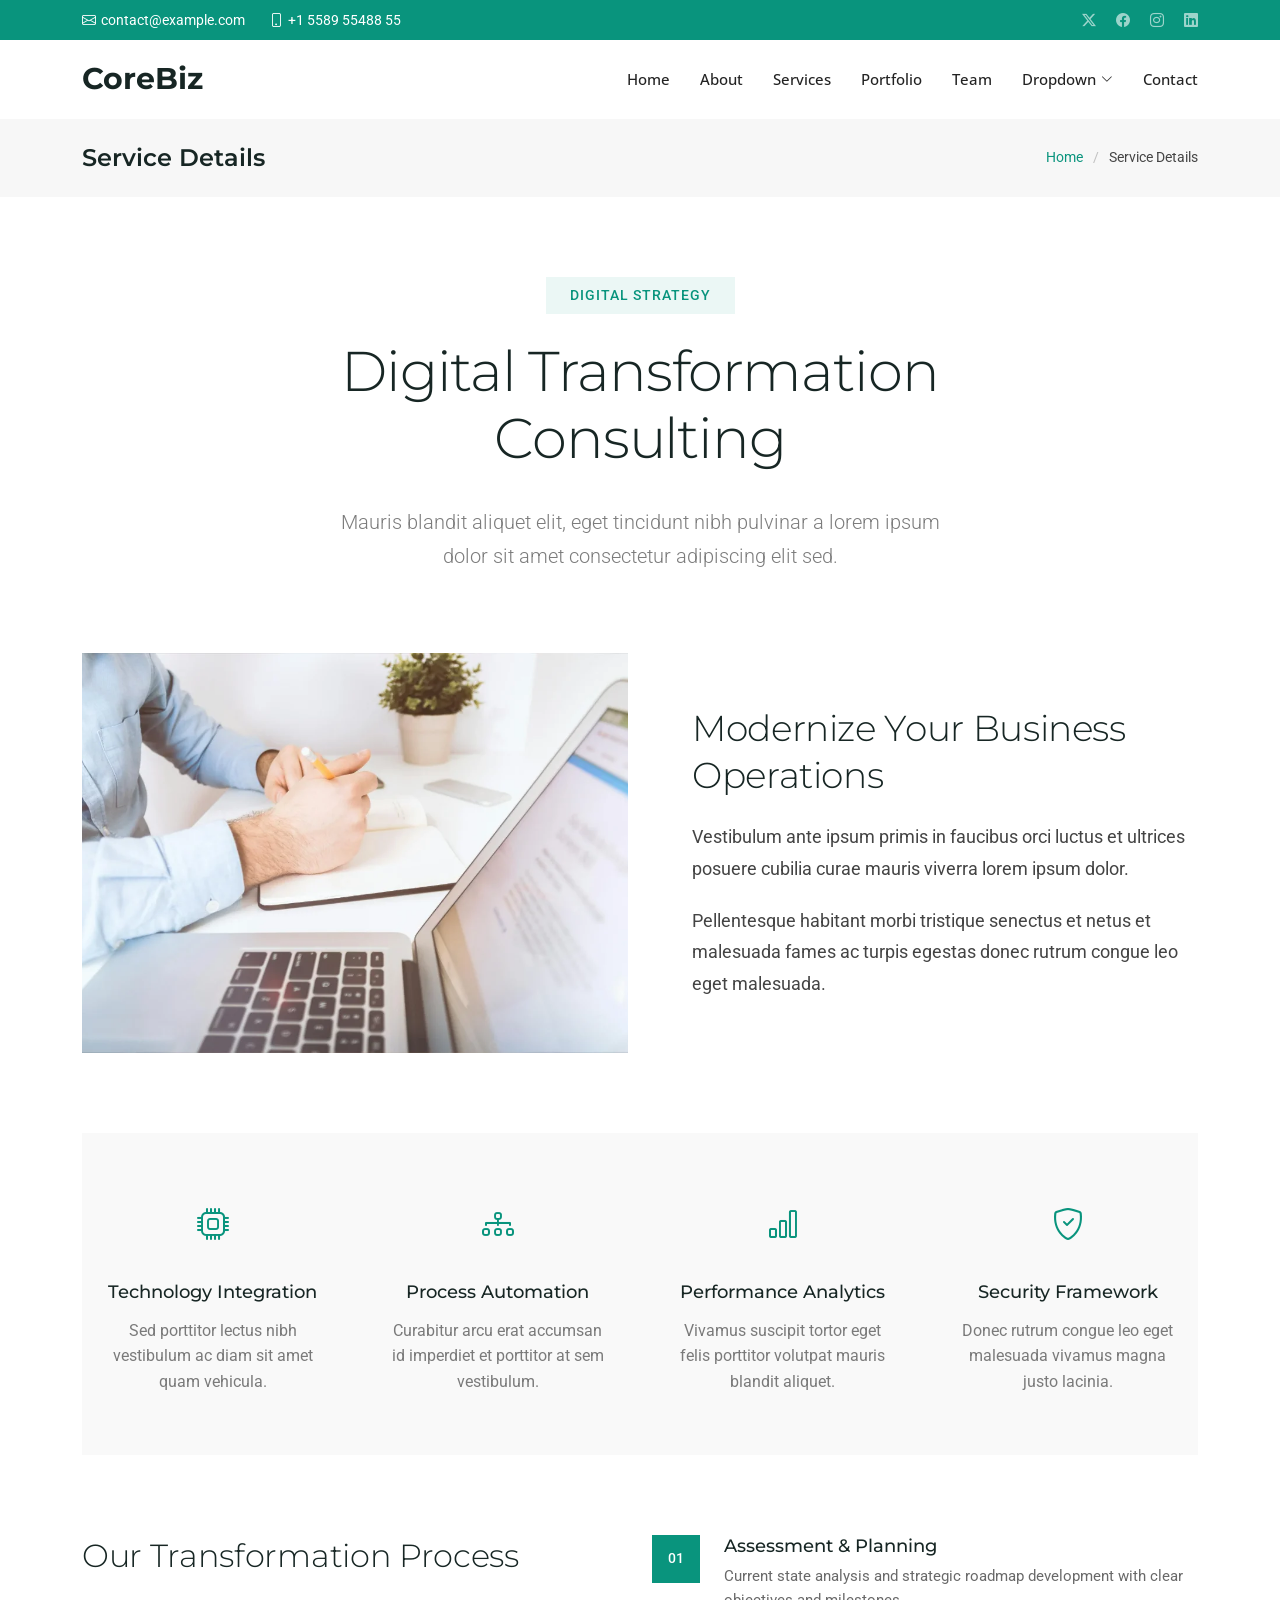
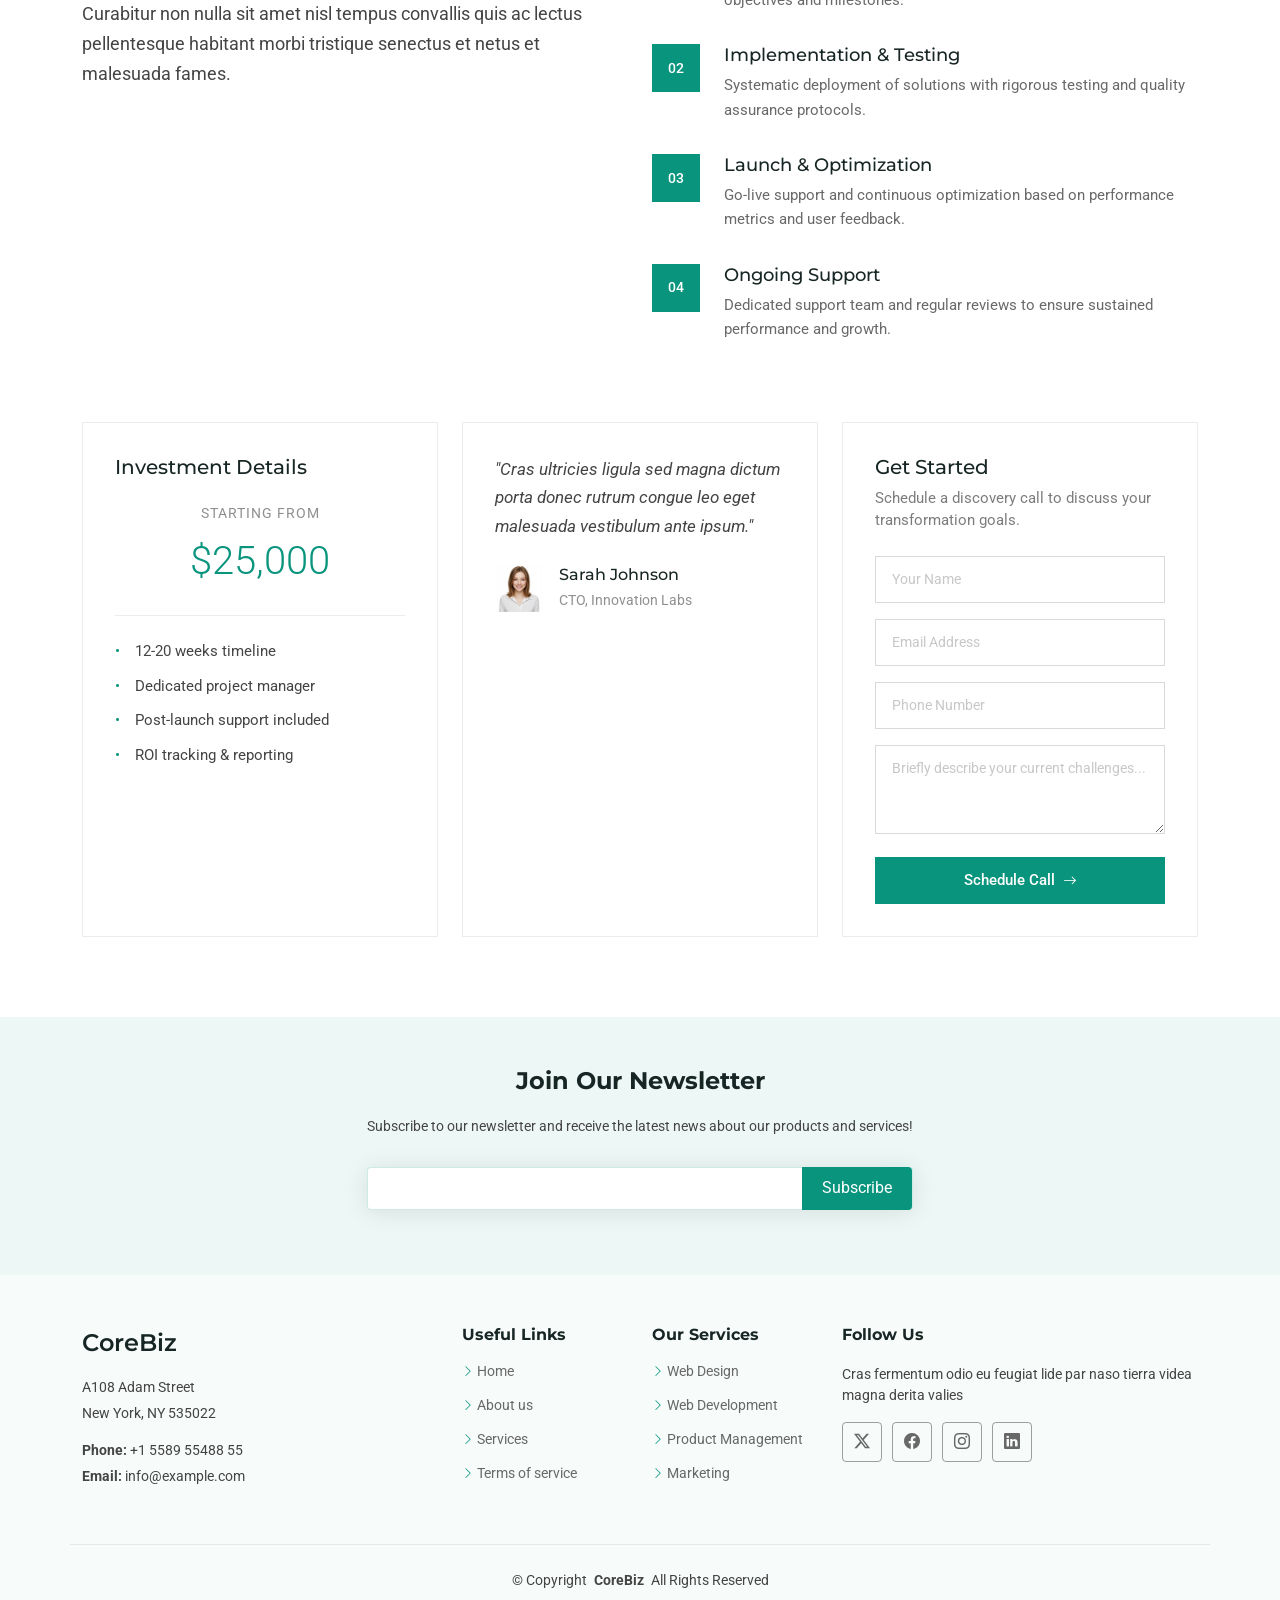
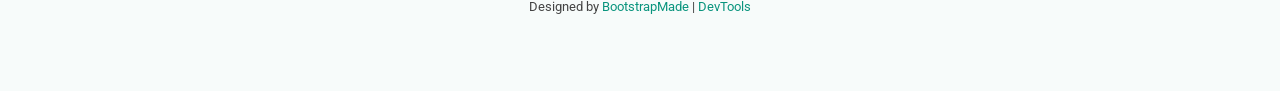
<file: p0/service-details.html>
<!DOCTYPE html>
<html lang="en">

<head>
  <meta charset="utf-8">
  <meta content="width=device-width, initial-scale=1.0" name="viewport">
  <title>Service Details - CoreBiz Bootstrap Template</title>
  <meta name="description" content="">
  <meta name="keywords" content="">

  <!-- Favicons -->
  <link href="assets/img/favicon.png" rel="icon">
  <link href="assets/img/apple-touch-icon.png" rel="apple-touch-icon">

  <!-- Fonts -->
  <link href="https://fonts.googleapis.com" rel="preconnect">
  <link href="https://fonts.gstatic.com" rel="preconnect" crossorigin>
  <link href="https://fonts.googleapis.com/css2?family=Roboto:ital,wght@0,100;0,300;0,400;0,500;0,700;0,900;1,100;1,300;1,400;1,500;1,700;1,900&family=Open+Sans:ital,wght@0,300;0,400;0,500;0,600;0,700;0,800;1,300;1,400;1,500;1,600;1,700;1,800&family=Montserrat:ital,wght@0,100;0,200;0,300;0,400;0,500;0,600;0,700;0,800;0,900;1,100;1,200;1,300;1,400;1,500;1,600;1,700;1,800;1,900&display=swap" rel="stylesheet">

  <!-- Vendor CSS Files -->
  <link href="assets/vendor/bootstrap/css/bootstrap.min.css" rel="stylesheet">
  <link href="assets/vendor/bootstrap-icons/bootstrap-icons.css" rel="stylesheet">
  <link href="assets/vendor/aos/aos.css" rel="stylesheet">
  <link href="assets/vendor/glightbox/css/glightbox.min.css" rel="stylesheet">
  <link href="assets/vendor/swiper/swiper-bundle.min.css" rel="stylesheet">

  <!-- Main CSS File -->
  <link href="assets/css/main.css" rel="stylesheet">

  <!-- =======================================================
  * Template Name: CoreBiz
  * Template URL: https://bootstrapmade.com/corebiz-bootstrap-business-template/
  * Updated: Aug 30 2025 with Bootstrap v5.3.8
  * Author: BootstrapMade.com
  * License: https://bootstrapmade.com/license/
  ======================================================== -->
</head>

<body class="service-details-page">

  <header id="header" class="header sticky-top">

    <div class="topbar d-flex align-items-center dark-background">
      <div class="container d-flex justify-content-center justify-content-md-between">
        <div class="contact-info d-flex align-items-center">
          <i class="bi bi-envelope d-flex align-items-center"><a href="mailto:contact@example.com">contact@example.com</a></i>
          <i class="bi bi-phone d-flex align-items-center ms-4"><span>+1 5589 55488 55</span></i>
        </div>
        <div class="social-links d-none d-md-flex align-items-center">
          <a href="#" class="twitter"><i class="bi bi-twitter-x"></i></a>
          <a href="#" class="facebook"><i class="bi bi-facebook"></i></a>
          <a href="#" class="instagram"><i class="bi bi-instagram"></i></a>
          <a href="#" class="linkedin"><i class="bi bi-linkedin"></i></a>
        </div>
      </div>
    </div><!-- End Top Bar -->

    <div class="branding d-flex align-items-cente">

      <div class="container position-relative d-flex align-items-center justify-content-between">
        <a href="index.html" class="logo d-flex align-items-center">
          <!-- Uncomment the line below if you also wish to use an image logo -->
          <!-- <img src="assets/img/logo.webp" alt=""> -->
          <h1 class="sitename">CoreBiz</h1>
        </a>

        <nav id="navmenu" class="navmenu">
          <ul>
            <li><a href="#hero">Home</a></li>
            <li><a href="#about">About</a></li>
            <li><a href="#services">Services</a></li>
            <li><a href="#portfolio">Portfolio</a></li>
            <li><a href="#team">Team</a></li>
            <li class="dropdown"><a href="#"><span>Dropdown</span> <i class="bi bi-chevron-down toggle-dropdown"></i></a>
              <ul>
                <li><a href="#">Dropdown 1</a></li>
                <li class="dropdown"><a href="#"><span>Deep Dropdown</span> <i class="bi bi-chevron-down toggle-dropdown"></i></a>
                  <ul>
                    <li><a href="#">Deep Dropdown 1</a></li>
                    <li><a href="#">Deep Dropdown 2</a></li>
                    <li><a href="#">Deep Dropdown 3</a></li>
                    <li><a href="#">Deep Dropdown 4</a></li>
                    <li><a href="#">Deep Dropdown 5</a></li>
                  </ul>
                </li>
                <li><a href="#">Dropdown 2</a></li>
                <li><a href="#">Dropdown 3</a></li>
                <li><a href="#">Dropdown 4</a></li>
              </ul>
            </li>
            <li><a href="#contact">Contact</a></li>
          </ul>
          <i class="mobile-nav-toggle d-xl-none bi bi-list"></i>
        </nav>

      </div>

    </div>

  </header>

  <main class="main">

    <!-- Page Title -->
    <div class="page-title" data-aos="fade">
      <div class="container d-lg-flex justify-content-between align-items-center">
        <h1 class="mb-2 mb-lg-0">Service Details</h1>
        <nav class="breadcrumbs">
          <ol>
            <li><a href="index.html">Home</a></li>
            <li class="current">Service Details</li>
          </ol>
        </nav>
      </div>
    </div><!-- End Page Title -->

    <!-- Service Details Section -->
    <section id="service-details" class="service-details section">

      <div class="container" data-aos="fade-up" data-aos-delay="100">

        <div class="row">

          <!-- Service Introduction -->
          <div class="col-lg-8 mx-auto">

            <div class="service-intro" data-aos="fade-up" data-aos-delay="100">
              <div class="service-badge">
                <span>Digital Strategy</span>
              </div>
              <h1>Digital Transformation Consulting</h1>
              <p class="lead">Mauris blandit aliquet elit, eget tincidunt nibh pulvinar a lorem ipsum dolor sit amet consectetur adipiscing elit sed.</p>
            </div>

          </div>

        </div>

        <!-- Service Details Grid -->
        <div class="service-content">

          <!-- Main Visual Section -->
          <div class="visual-section" data-aos="fade-up" data-aos-delay="200">
            <div class="row align-items-center">
              <div class="col-lg-6">
                <div class="service-image">
                  <img src="assets/img/services/services-1.webp" alt="Digital Transformation" class="img-fluid">
                </div>
              </div>
              <div class="col-lg-6">
                <div class="service-text">
                  <h2>Modernize Your Business Operations</h2>
                  <p>Vestibulum ante ipsum primis in faucibus orci luctus et ultrices posuere cubilia curae mauris viverra lorem ipsum dolor.</p>
                  <p>Pellentesque habitant morbi tristique senectus et netus et malesuada fames ac turpis egestas donec rutrum congue leo eget malesuada.</p>
                </div>
              </div>
            </div>
          </div>

          <!-- Service Features -->
          <div class="features-section" data-aos="fade-up" data-aos-delay="300">
            <div class="row">
              <div class="col-lg-3 col-md-6">
                <div class="feature-item">
                  <div class="feature-icon">
                    <i class="bi bi-cpu"></i>
                  </div>
                  <h4>Technology Integration</h4>
                  <p>Sed porttitor lectus nibh vestibulum ac diam sit amet quam vehicula.</p>
                </div>
              </div>

              <div class="col-lg-3 col-md-6">
                <div class="feature-item">
                  <div class="feature-icon">
                    <i class="bi bi-diagram-3"></i>
                  </div>
                  <h4>Process Automation</h4>
                  <p>Curabitur arcu erat accumsan id imperdiet et porttitor at sem vestibulum.</p>
                </div>
              </div>

              <div class="col-lg-3 col-md-6">
                <div class="feature-item">
                  <div class="feature-icon">
                    <i class="bi bi-bar-chart"></i>
                  </div>
                  <h4>Performance Analytics</h4>
                  <p>Vivamus suscipit tortor eget felis porttitor volutpat mauris blandit aliquet.</p>
                </div>
              </div>

              <div class="col-lg-3 col-md-6">
                <div class="feature-item">
                  <div class="feature-icon">
                    <i class="bi bi-shield-check"></i>
                  </div>
                  <h4>Security Framework</h4>
                  <p>Donec rutrum congue leo eget malesuada vivamus magna justo lacinia.</p>
                </div>
              </div>
            </div>
          </div>

          <!-- Service Process -->
          <div class="process-section" data-aos="fade-up" data-aos-delay="400">
            <div class="row">
              <div class="col-lg-6">
                <div class="process-info">
                  <h3>Our Transformation Process</h3>
                  <p>Curabitur non nulla sit amet nisl tempus convallis quis ac lectus pellentesque habitant morbi tristique senectus et netus et malesuada fames.</p>
                </div>
              </div>
              <div class="col-lg-6">
                <div class="process-steps">
                  <div class="step">
                    <div class="step-number">01</div>
                    <div class="step-content">
                      <h5>Assessment &amp; Planning</h5>
                      <p>Current state analysis and strategic roadmap development with clear objectives and milestones.</p>
                    </div>
                  </div>

                  <div class="step">
                    <div class="step-number">02</div>
                    <div class="step-content">
                      <h5>Implementation &amp; Testing</h5>
                      <p>Systematic deployment of solutions with rigorous testing and quality assurance protocols.</p>
                    </div>
                  </div>

                  <div class="step">
                    <div class="step-number">03</div>
                    <div class="step-content">
                      <h5>Launch &amp; Optimization</h5>
                      <p>Go-live support and continuous optimization based on performance metrics and user feedback.</p>
                    </div>
                  </div>

                  <div class="step">
                    <div class="step-number">04</div>
                    <div class="step-content">
                      <h5>Ongoing Support</h5>
                      <p>Dedicated support team and regular reviews to ensure sustained performance and growth.</p>
                    </div>
                  </div>
                </div>
              </div>
            </div>
          </div>

        </div>

        <!-- Service Information Cards -->
        <div class="info-grid" data-aos="fade-up" data-aos-delay="500">
          <div class="row">

            <!-- Pricing Information -->
            <div class="col-lg-4">
              <div class="info-card">
                <div class="info-header">
                  <h4>Investment Details</h4>
                </div>
                <div class="info-content">
                  <div class="price-range">
                    <span class="price-label">Starting from</span>
                    <span class="price-value">$25,000</span>
                  </div>
                  <ul class="info-list">
                    <li>12-20 weeks timeline</li>
                    <li>Dedicated project manager</li>
                    <li>Post-launch support included</li>
                    <li>ROI tracking &amp; reporting</li>
                  </ul>
                </div>
              </div>
            </div>

            <!-- Client Testimonial -->
            <div class="col-lg-4">
              <div class="info-card">
                <div class="testimonial-content">
                  <p>"Cras ultricies ligula sed magna dictum porta donec rutrum congue leo eget malesuada vestibulum ante ipsum."</p>
                  <div class="testimonial-author">
                    <img src="assets/img/person/person-f-7.webp" alt="Sarah Johnson" class="author-image">
                    <div class="author-info">
                      <h6>Sarah Johnson</h6>
                      <span>CTO, Innovation Labs</span>
                    </div>
                  </div>
                </div>
              </div>
            </div>

            <!-- Contact Form -->
            <div class="col-lg-4">
              <div class="info-card">
                <div class="info-header">
                  <h4>Get Started</h4>
                  <p>Schedule a discovery call to discuss your transformation goals.</p>
                </div>

                <form action="forms/contact.php" method="post" class="php-email-form service-form">
                  <div class="form-field">
                    <input type="text" name="name" placeholder="Your Name" required="">
                  </div>

                  <div class="form-field">
                    <input type="email" name="email" placeholder="Email Address" required="">
                  </div>

                  <div class="form-field">
                    <input type="tel" name="phone" placeholder="Phone Number">
                  </div>

                  <input type="hidden" name="subject" value="Digital Transformation Consultation">

                  <div class="form-field">
                    <textarea name="message" rows="3" placeholder="Briefly describe your current challenges..." required=""></textarea>
                  </div>

                  <div class="loading">Loading</div>
                  <div class="error-message"></div>
                  <div class="sent-message">Your request has been sent. Thank you!</div>

                  <button type="submit" class="submit-btn">
                    <span>Schedule Call</span>
                    <i class="bi bi-arrow-right"></i>
                  </button>
                </form>
              </div>
            </div>

          </div>
        </div>

      </div>

    </section><!-- /Service Details Section -->

  </main>

  <footer id="footer" class="footer light-background">

    <div class="footer-newsletter">
      <div class="container">
        <div class="row justify-content-center text-center">
          <div class="col-lg-6">
            <h4>Join Our Newsletter</h4>
            <p>Subscribe to our newsletter and receive the latest news about our products and services!</p>
            <form action="forms/newsletter.php" method="post" class="php-email-form">
              <div class="newsletter-form"><input type="email" name="email"><input type="submit" value="Subscribe"></div>
              <div class="loading">Loading</div>
              <div class="error-message"></div>
              <div class="sent-message">Your subscription request has been sent. Thank you!</div>
            </form>
          </div>
        </div>
      </div>
    </div>

    <div class="container footer-top">
      <div class="row gy-4">
        <div class="col-lg-4 col-md-6 footer-about">
          <a href="index.html" class="d-flex align-items-center">
            <span class="sitename">CoreBiz</span>
          </a>
          <div class="footer-contact pt-3">
            <p>A108 Adam Street</p>
            <p>New York, NY 535022</p>
            <p class="mt-3"><strong>Phone:</strong> <span>+1 5589 55488 55</span></p>
            <p><strong>Email:</strong> <span>info@example.com</span></p>
          </div>
        </div>

        <div class="col-lg-2 col-md-3 footer-links">
          <h4>Useful Links</h4>
          <ul>
            <li><i class="bi bi-chevron-right"></i> <a href="#">Home</a></li>
            <li><i class="bi bi-chevron-right"></i> <a href="#">About us</a></li>
            <li><i class="bi bi-chevron-right"></i> <a href="#">Services</a></li>
            <li><i class="bi bi-chevron-right"></i> <a href="#">Terms of service</a></li>
          </ul>
        </div>

        <div class="col-lg-2 col-md-3 footer-links">
          <h4>Our Services</h4>
          <ul>
            <li><i class="bi bi-chevron-right"></i> <a href="#">Web Design</a></li>
            <li><i class="bi bi-chevron-right"></i> <a href="#">Web Development</a></li>
            <li><i class="bi bi-chevron-right"></i> <a href="#">Product Management</a></li>
            <li><i class="bi bi-chevron-right"></i> <a href="#">Marketing</a></li>
          </ul>
        </div>

        <div class="col-lg-4 col-md-12">
          <h4>Follow Us</h4>
          <p>Cras fermentum odio eu feugiat lide par naso tierra videa magna derita valies</p>
          <div class="social-links d-flex">
            <a href=""><i class="bi bi-twitter-x"></i></a>
            <a href=""><i class="bi bi-facebook"></i></a>
            <a href=""><i class="bi bi-instagram"></i></a>
            <a href=""><i class="bi bi-linkedin"></i></a>
          </div>
        </div>

      </div>
    </div>

    <div class="container copyright text-center mt-4">
      <p>© <span>Copyright</span> <strong class="px-1 sitename">CoreBiz</strong> <span>All Rights Reserved</span></p>
      <div class="credits">
        <!-- All the links in the footer should remain intact. -->
        <!-- You can delete the links only if you've purchased the pro version. -->
        <!-- Licensing information: https://bootstrapmade.com/license/ -->
        <!-- Purchase the pro version with working PHP/AJAX contact form: [buy-url] -->
        Designed by <a href="https://bootstrapmade.com/">BootstrapMade</a> | <a href="https://bootstrapmade.com/tools/">DevTools</a>
      </div>
    </div>

  </footer>

  <!-- Scroll Top -->
  <a href="#" id="scroll-top" class="scroll-top d-flex align-items-center justify-content-center"><i class="bi bi-arrow-up-short"></i></a>

  <!-- Preloader -->
  <div id="preloader">
    <div></div>
    <div></div>
    <div></div>
    <div></div>
  </div>

  <!-- Vendor JS Files -->
  <script src="assets/vendor/bootstrap/js/bootstrap.bundle.min.js"></script>
  <script src="assets/vendor/php-email-form/validate.js"></script>
  <script src="assets/vendor/aos/aos.js"></script>
  <script src="assets/vendor/glightbox/js/glightbox.min.js"></script>
  <script src="assets/vendor/purecounter/purecounter_vanilla.js"></script>
  <script src="assets/vendor/waypoints/noframework.waypoints.js"></script>
  <script src="assets/vendor/swiper/swiper-bundle.min.js"></script>
  <script src="assets/vendor/imagesloaded/imagesloaded.pkgd.min.js"></script>
  <script src="assets/vendor/isotope-layout/isotope.pkgd.min.js"></script>

  <!-- Main JS File -->
  <script src="assets/js/main.js"></script>

</body>

</html>
</file>
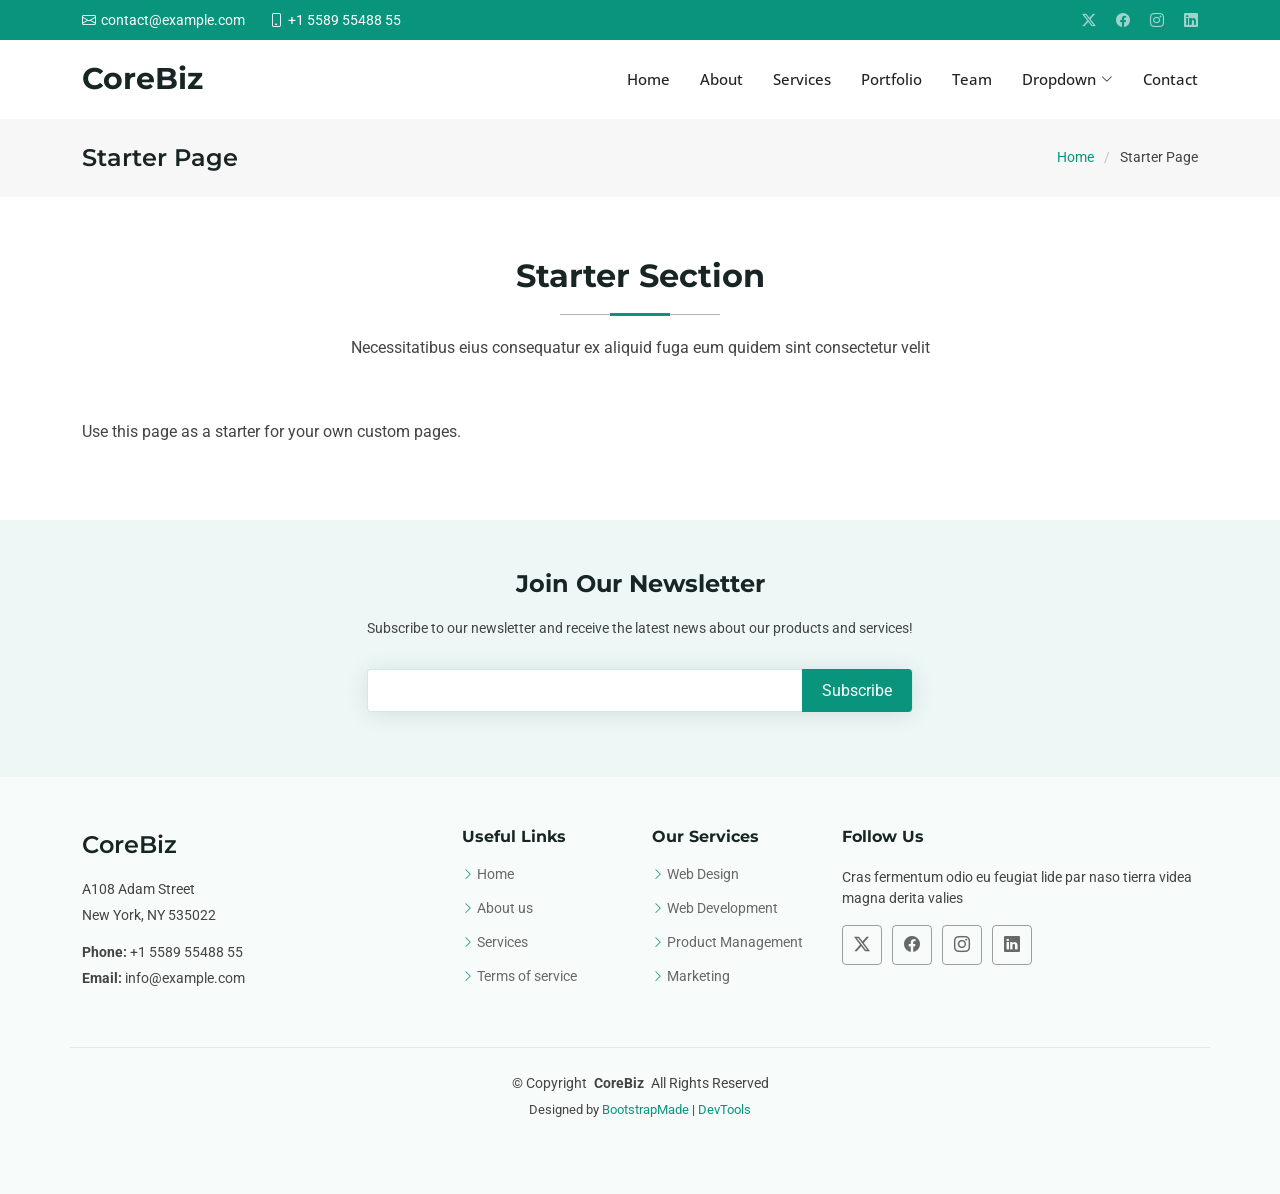
<file: p0/starter-page.html>
<!DOCTYPE html>
<html lang="en">

<head>
  <meta charset="utf-8">
  <meta content="width=device-width, initial-scale=1.0" name="viewport">
  <title>Starter Page - CoreBiz Bootstrap Template</title>
  <meta name="description" content="">
  <meta name="keywords" content="">

  <!-- Favicons -->
  <link href="assets/img/favicon.png" rel="icon">
  <link href="assets/img/apple-touch-icon.png" rel="apple-touch-icon">

  <!-- Fonts -->
  <link href="https://fonts.googleapis.com" rel="preconnect">
  <link href="https://fonts.gstatic.com" rel="preconnect" crossorigin>
  <link href="https://fonts.googleapis.com/css2?family=Roboto:ital,wght@0,100;0,300;0,400;0,500;0,700;0,900;1,100;1,300;1,400;1,500;1,700;1,900&family=Open+Sans:ital,wght@0,300;0,400;0,500;0,600;0,700;0,800;1,300;1,400;1,500;1,600;1,700;1,800&family=Montserrat:ital,wght@0,100;0,200;0,300;0,400;0,500;0,600;0,700;0,800;0,900;1,100;1,200;1,300;1,400;1,500;1,600;1,700;1,800;1,900&display=swap" rel="stylesheet">

  <!-- Vendor CSS Files -->
  <link href="assets/vendor/bootstrap/css/bootstrap.min.css" rel="stylesheet">
  <link href="assets/vendor/bootstrap-icons/bootstrap-icons.css" rel="stylesheet">
  <link href="assets/vendor/aos/aos.css" rel="stylesheet">
  <link href="assets/vendor/glightbox/css/glightbox.min.css" rel="stylesheet">
  <link href="assets/vendor/swiper/swiper-bundle.min.css" rel="stylesheet">

  <!-- Main CSS File -->
  <link href="assets/css/main.css" rel="stylesheet">

  <!-- =======================================================
  * Template Name: CoreBiz
  * Template URL: https://bootstrapmade.com/corebiz-bootstrap-business-template/
  * Updated: Aug 30 2025 with Bootstrap v5.3.8
  * Author: BootstrapMade.com
  * License: https://bootstrapmade.com/license/
  ======================================================== -->
</head>

<body class="starter-page-page">

  <header id="header" class="header sticky-top">

    <div class="topbar d-flex align-items-center dark-background">
      <div class="container d-flex justify-content-center justify-content-md-between">
        <div class="contact-info d-flex align-items-center">
          <i class="bi bi-envelope d-flex align-items-center"><a href="mailto:contact@example.com">contact@example.com</a></i>
          <i class="bi bi-phone d-flex align-items-center ms-4"><span>+1 5589 55488 55</span></i>
        </div>
        <div class="social-links d-none d-md-flex align-items-center">
          <a href="#" class="twitter"><i class="bi bi-twitter-x"></i></a>
          <a href="#" class="facebook"><i class="bi bi-facebook"></i></a>
          <a href="#" class="instagram"><i class="bi bi-instagram"></i></a>
          <a href="#" class="linkedin"><i class="bi bi-linkedin"></i></a>
        </div>
      </div>
    </div><!-- End Top Bar -->

    <div class="branding d-flex align-items-cente">

      <div class="container position-relative d-flex align-items-center justify-content-between">
        <a href="index.html" class="logo d-flex align-items-center">
          <!-- Uncomment the line below if you also wish to use an image logo -->
          <!-- <img src="assets/img/logo.webp" alt=""> -->
          <h1 class="sitename">CoreBiz</h1>
        </a>

        <nav id="navmenu" class="navmenu">
          <ul>
            <li><a href="#hero">Home</a></li>
            <li><a href="#about">About</a></li>
            <li><a href="#services">Services</a></li>
            <li><a href="#portfolio">Portfolio</a></li>
            <li><a href="#team">Team</a></li>
            <li class="dropdown"><a href="#"><span>Dropdown</span> <i class="bi bi-chevron-down toggle-dropdown"></i></a>
              <ul>
                <li><a href="#">Dropdown 1</a></li>
                <li class="dropdown"><a href="#"><span>Deep Dropdown</span> <i class="bi bi-chevron-down toggle-dropdown"></i></a>
                  <ul>
                    <li><a href="#">Deep Dropdown 1</a></li>
                    <li><a href="#">Deep Dropdown 2</a></li>
                    <li><a href="#">Deep Dropdown 3</a></li>
                    <li><a href="#">Deep Dropdown 4</a></li>
                    <li><a href="#">Deep Dropdown 5</a></li>
                  </ul>
                </li>
                <li><a href="#">Dropdown 2</a></li>
                <li><a href="#">Dropdown 3</a></li>
                <li><a href="#">Dropdown 4</a></li>
              </ul>
            </li>
            <li><a href="#contact">Contact</a></li>
          </ul>
          <i class="mobile-nav-toggle d-xl-none bi bi-list"></i>
        </nav>

      </div>

    </div>

  </header>

  <main class="main">

    <!-- Page Title -->
    <div class="page-title" data-aos="fade">
      <div class="container d-lg-flex justify-content-between align-items-center">
        <h1 class="mb-2 mb-lg-0">Starter Page</h1>
        <nav class="breadcrumbs">
          <ol>
            <li><a href="index.html">Home</a></li>
            <li class="current">Starter Page</li>
          </ol>
        </nav>
      </div>
    </div><!-- End Page Title -->

    <!-- Starter Section Section -->
    <section id="starter-section" class="starter-section section">

      <!-- Section Title -->
      <div class="container section-title" data-aos="fade-up">
        <h2>Starter Section</h2>
        <p>Necessitatibus eius consequatur ex aliquid fuga eum quidem sint consectetur velit</p>
      </div><!-- End Section Title -->

      <div class="container" data-aos="fade-up">
        <p>Use this page as a starter for your own custom pages.</p>
      </div>

    </section><!-- /Starter Section Section -->

  </main>

  <footer id="footer" class="footer light-background">

    <div class="footer-newsletter">
      <div class="container">
        <div class="row justify-content-center text-center">
          <div class="col-lg-6">
            <h4>Join Our Newsletter</h4>
            <p>Subscribe to our newsletter and receive the latest news about our products and services!</p>
            <form action="forms/newsletter.php" method="post" class="php-email-form">
              <div class="newsletter-form"><input type="email" name="email"><input type="submit" value="Subscribe"></div>
              <div class="loading">Loading</div>
              <div class="error-message"></div>
              <div class="sent-message">Your subscription request has been sent. Thank you!</div>
            </form>
          </div>
        </div>
      </div>
    </div>

    <div class="container footer-top">
      <div class="row gy-4">
        <div class="col-lg-4 col-md-6 footer-about">
          <a href="index.html" class="d-flex align-items-center">
            <span class="sitename">CoreBiz</span>
          </a>
          <div class="footer-contact pt-3">
            <p>A108 Adam Street</p>
            <p>New York, NY 535022</p>
            <p class="mt-3"><strong>Phone:</strong> <span>+1 5589 55488 55</span></p>
            <p><strong>Email:</strong> <span>info@example.com</span></p>
          </div>
        </div>

        <div class="col-lg-2 col-md-3 footer-links">
          <h4>Useful Links</h4>
          <ul>
            <li><i class="bi bi-chevron-right"></i> <a href="#">Home</a></li>
            <li><i class="bi bi-chevron-right"></i> <a href="#">About us</a></li>
            <li><i class="bi bi-chevron-right"></i> <a href="#">Services</a></li>
            <li><i class="bi bi-chevron-right"></i> <a href="#">Terms of service</a></li>
          </ul>
        </div>

        <div class="col-lg-2 col-md-3 footer-links">
          <h4>Our Services</h4>
          <ul>
            <li><i class="bi bi-chevron-right"></i> <a href="#">Web Design</a></li>
            <li><i class="bi bi-chevron-right"></i> <a href="#">Web Development</a></li>
            <li><i class="bi bi-chevron-right"></i> <a href="#">Product Management</a></li>
            <li><i class="bi bi-chevron-right"></i> <a href="#">Marketing</a></li>
          </ul>
        </div>

        <div class="col-lg-4 col-md-12">
          <h4>Follow Us</h4>
          <p>Cras fermentum odio eu feugiat lide par naso tierra videa magna derita valies</p>
          <div class="social-links d-flex">
            <a href=""><i class="bi bi-twitter-x"></i></a>
            <a href=""><i class="bi bi-facebook"></i></a>
            <a href=""><i class="bi bi-instagram"></i></a>
            <a href=""><i class="bi bi-linkedin"></i></a>
          </div>
        </div>

      </div>
    </div>

    <div class="container copyright text-center mt-4">
      <p>© <span>Copyright</span> <strong class="px-1 sitename">CoreBiz</strong> <span>All Rights Reserved</span></p>
      <div class="credits">
        <!-- All the links in the footer should remain intact. -->
        <!-- You can delete the links only if you've purchased the pro version. -->
        <!-- Licensing information: https://bootstrapmade.com/license/ -->
        <!-- Purchase the pro version with working PHP/AJAX contact form: [buy-url] -->
        Designed by <a href="https://bootstrapmade.com/">BootstrapMade</a> | <a href="https://bootstrapmade.com/tools/">DevTools</a>
      </div>
    </div>

  </footer>

  <!-- Scroll Top -->
  <a href="#" id="scroll-top" class="scroll-top d-flex align-items-center justify-content-center"><i class="bi bi-arrow-up-short"></i></a>

  <!-- Preloader -->
  <div id="preloader">
    <div></div>
    <div></div>
    <div></div>
    <div></div>
  </div>

  <!-- Vendor JS Files -->
  <script src="assets/vendor/bootstrap/js/bootstrap.bundle.min.js"></script>
  <script src="assets/vendor/php-email-form/validate.js"></script>
  <script src="assets/vendor/aos/aos.js"></script>
  <script src="assets/vendor/glightbox/js/glightbox.min.js"></script>
  <script src="assets/vendor/purecounter/purecounter_vanilla.js"></script>
  <script src="assets/vendor/waypoints/noframework.waypoints.js"></script>
  <script src="assets/vendor/swiper/swiper-bundle.min.js"></script>
  <script src="assets/vendor/imagesloaded/imagesloaded.pkgd.min.js"></script>
  <script src="assets/vendor/isotope-layout/isotope.pkgd.min.js"></script>

  <!-- Main JS File -->
  <script src="assets/js/main.js"></script>

</body>

</html>
</file>
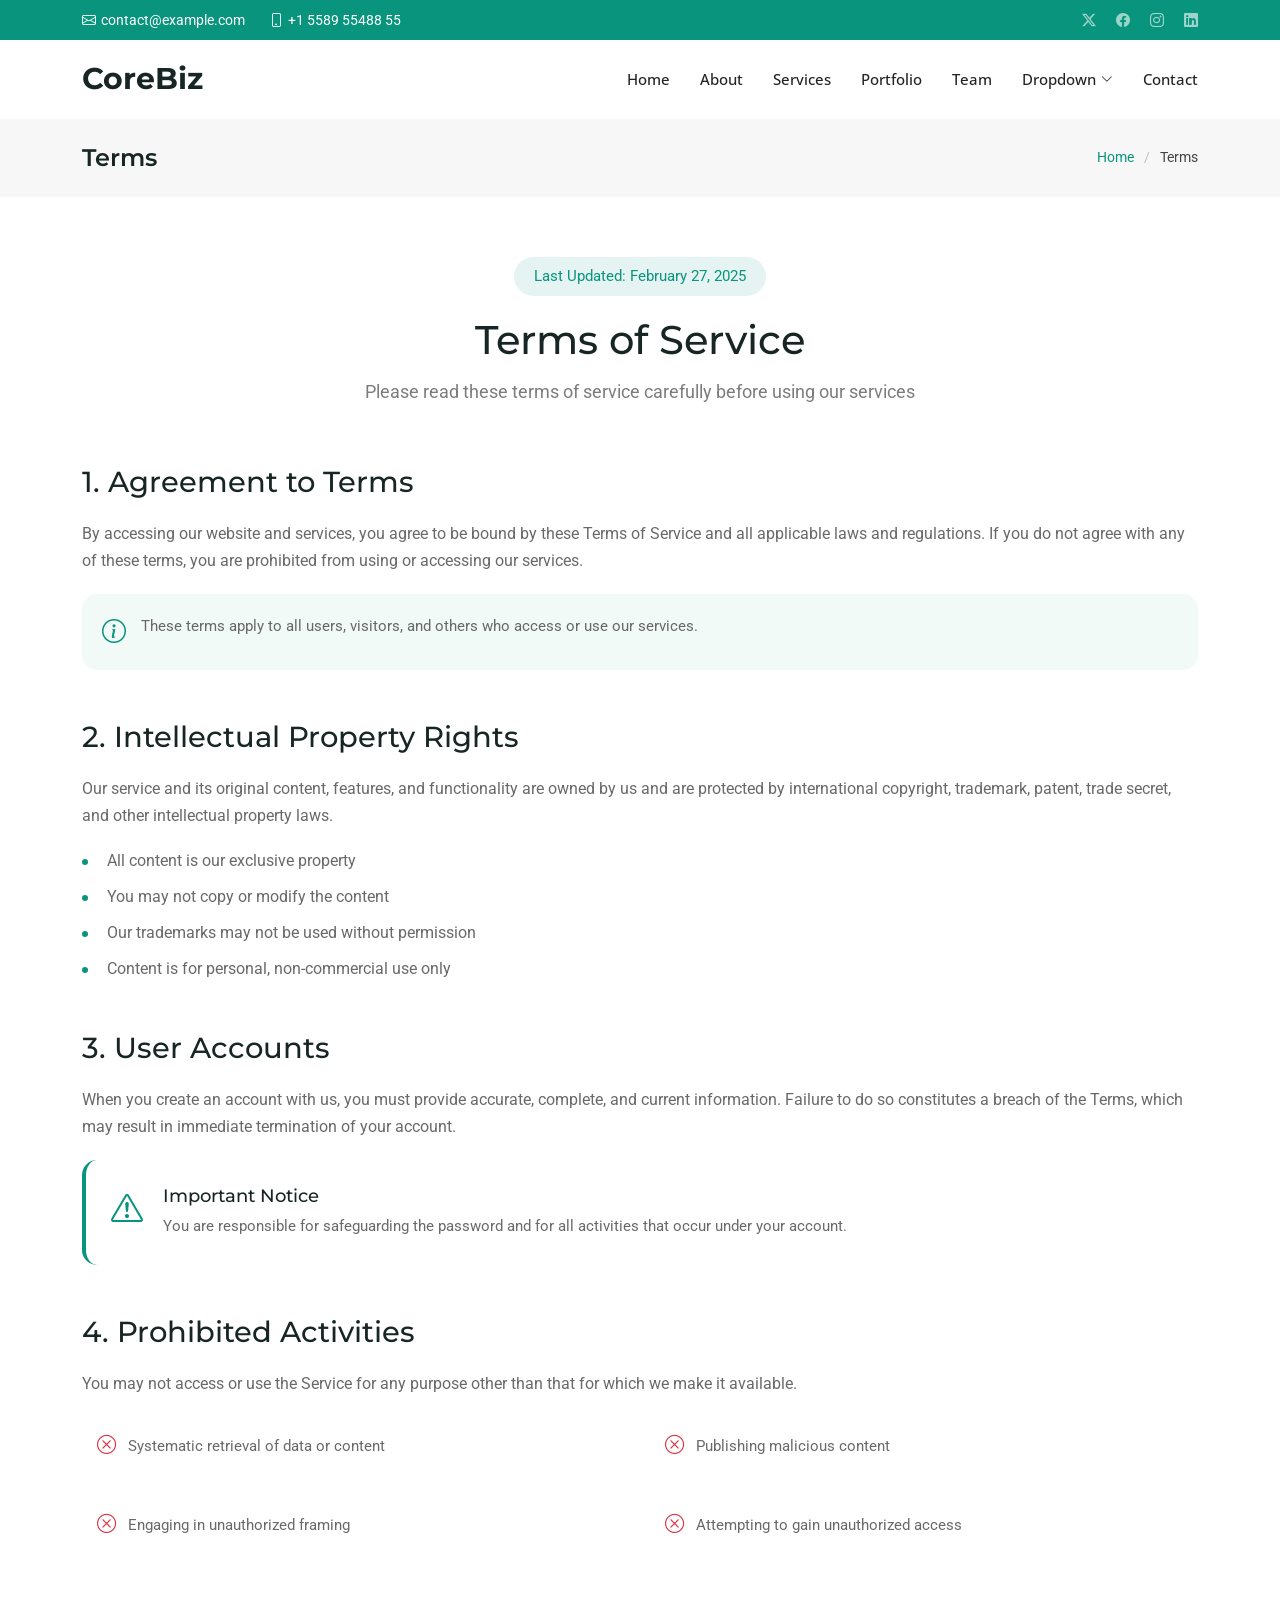
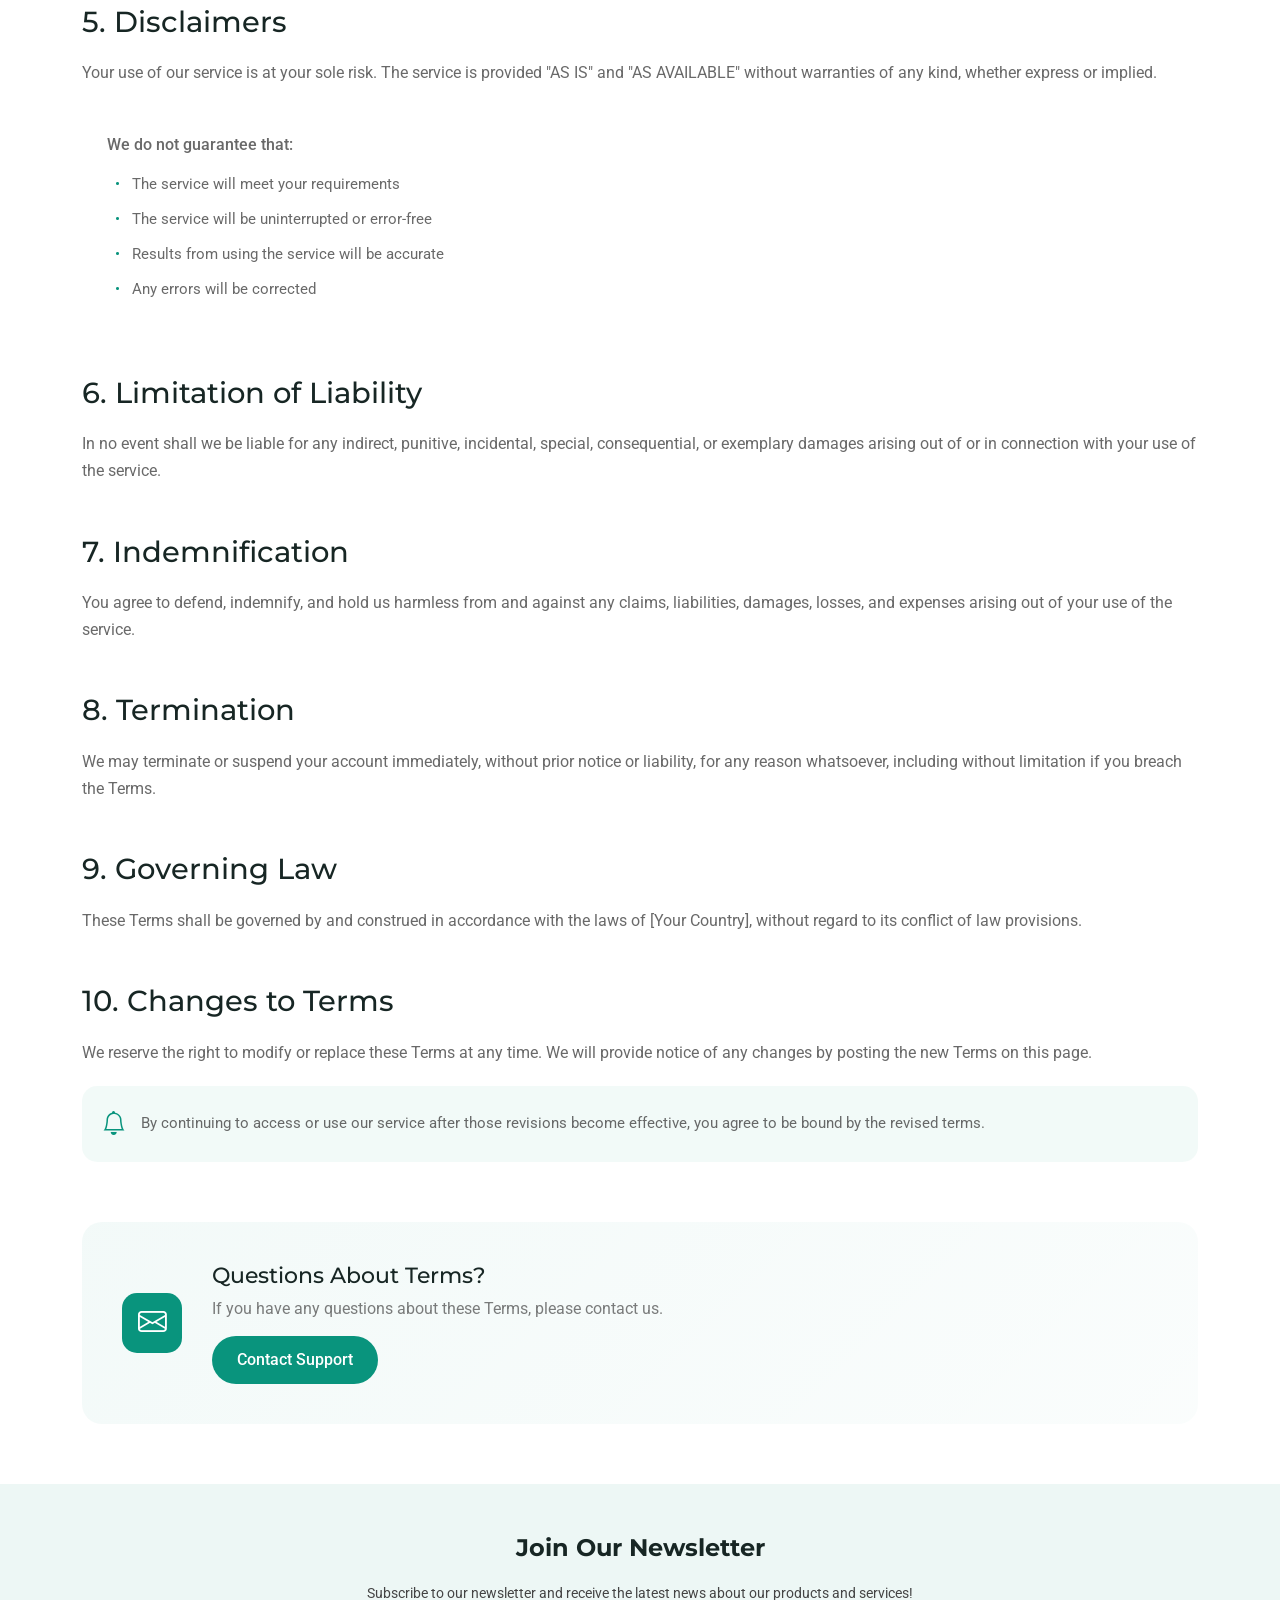
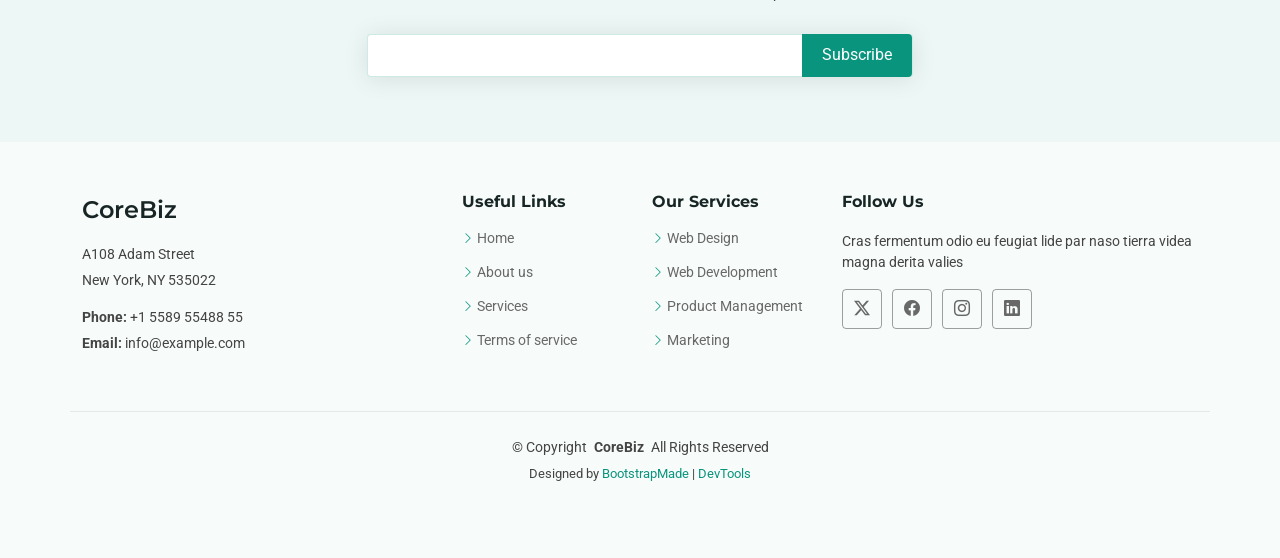
<file: p0/terms.html>
<!DOCTYPE html>
<html lang="en">

<head>
  <meta charset="utf-8">
  <meta content="width=device-width, initial-scale=1.0" name="viewport">
  <title>Terms - CoreBiz Bootstrap Template</title>
  <meta name="description" content="">
  <meta name="keywords" content="">

  <!-- Favicons -->
  <link href="assets/img/favicon.png" rel="icon">
  <link href="assets/img/apple-touch-icon.png" rel="apple-touch-icon">

  <!-- Fonts -->
  <link href="https://fonts.googleapis.com" rel="preconnect">
  <link href="https://fonts.gstatic.com" rel="preconnect" crossorigin>
  <link href="https://fonts.googleapis.com/css2?family=Roboto:ital,wght@0,100;0,300;0,400;0,500;0,700;0,900;1,100;1,300;1,400;1,500;1,700;1,900&family=Open+Sans:ital,wght@0,300;0,400;0,500;0,600;0,700;0,800;1,300;1,400;1,500;1,600;1,700;1,800&family=Montserrat:ital,wght@0,100;0,200;0,300;0,400;0,500;0,600;0,700;0,800;0,900;1,100;1,200;1,300;1,400;1,500;1,600;1,700;1,800;1,900&display=swap" rel="stylesheet">

  <!-- Vendor CSS Files -->
  <link href="assets/vendor/bootstrap/css/bootstrap.min.css" rel="stylesheet">
  <link href="assets/vendor/bootstrap-icons/bootstrap-icons.css" rel="stylesheet">
  <link href="assets/vendor/aos/aos.css" rel="stylesheet">
  <link href="assets/vendor/glightbox/css/glightbox.min.css" rel="stylesheet">
  <link href="assets/vendor/swiper/swiper-bundle.min.css" rel="stylesheet">

  <!-- Main CSS File -->
  <link href="assets/css/main.css" rel="stylesheet">

  <!-- =======================================================
  * Template Name: CoreBiz
  * Template URL: https://bootstrapmade.com/corebiz-bootstrap-business-template/
  * Updated: Aug 30 2025 with Bootstrap v5.3.8
  * Author: BootstrapMade.com
  * License: https://bootstrapmade.com/license/
  ======================================================== -->
</head>

<body class="terms-page">

  <header id="header" class="header sticky-top">

    <div class="topbar d-flex align-items-center dark-background">
      <div class="container d-flex justify-content-center justify-content-md-between">
        <div class="contact-info d-flex align-items-center">
          <i class="bi bi-envelope d-flex align-items-center"><a href="mailto:contact@example.com">contact@example.com</a></i>
          <i class="bi bi-phone d-flex align-items-center ms-4"><span>+1 5589 55488 55</span></i>
        </div>
        <div class="social-links d-none d-md-flex align-items-center">
          <a href="#" class="twitter"><i class="bi bi-twitter-x"></i></a>
          <a href="#" class="facebook"><i class="bi bi-facebook"></i></a>
          <a href="#" class="instagram"><i class="bi bi-instagram"></i></a>
          <a href="#" class="linkedin"><i class="bi bi-linkedin"></i></a>
        </div>
      </div>
    </div><!-- End Top Bar -->

    <div class="branding d-flex align-items-cente">

      <div class="container position-relative d-flex align-items-center justify-content-between">
        <a href="index.html" class="logo d-flex align-items-center">
          <!-- Uncomment the line below if you also wish to use an image logo -->
          <!-- <img src="assets/img/logo.webp" alt=""> -->
          <h1 class="sitename">CoreBiz</h1>
        </a>

        <nav id="navmenu" class="navmenu">
          <ul>
            <li><a href="#hero">Home</a></li>
            <li><a href="#about">About</a></li>
            <li><a href="#services">Services</a></li>
            <li><a href="#portfolio">Portfolio</a></li>
            <li><a href="#team">Team</a></li>
            <li class="dropdown"><a href="#"><span>Dropdown</span> <i class="bi bi-chevron-down toggle-dropdown"></i></a>
              <ul>
                <li><a href="#">Dropdown 1</a></li>
                <li class="dropdown"><a href="#"><span>Deep Dropdown</span> <i class="bi bi-chevron-down toggle-dropdown"></i></a>
                  <ul>
                    <li><a href="#">Deep Dropdown 1</a></li>
                    <li><a href="#">Deep Dropdown 2</a></li>
                    <li><a href="#">Deep Dropdown 3</a></li>
                    <li><a href="#">Deep Dropdown 4</a></li>
                    <li><a href="#">Deep Dropdown 5</a></li>
                  </ul>
                </li>
                <li><a href="#">Dropdown 2</a></li>
                <li><a href="#">Dropdown 3</a></li>
                <li><a href="#">Dropdown 4</a></li>
              </ul>
            </li>
            <li><a href="#contact">Contact</a></li>
          </ul>
          <i class="mobile-nav-toggle d-xl-none bi bi-list"></i>
        </nav>

      </div>

    </div>

  </header>

  <main class="main">

    <!-- Page Title -->
    <div class="page-title position-relative" data-aos="fade">
      <div class="container d-lg-flex justify-content-between align-items-center">
        <h1 class="mb-2 mb-lg-0">Terms&nbsp;</h1>
        <nav class="breadcrumbs">
          <ol>
            <li><a href="index.html">Home</a></li>
            <li class="current">Terms</li>
          </ol>
        </nav>
      </div>
    </div><!-- End Page Title -->

    <!-- Terms Of Service Section -->
    <section id="terms-of-service" class="terms-of-service section">

      <div class="container" data-aos="fade-up">
        <!-- Page Header -->
        <div class="tos-header text-center" data-aos="fade-up">
          <span class="last-updated">Last Updated: February 27, 2025</span>
          <h2>Terms of Service</h2>
          <p>Please read these terms of service carefully before using our services</p>
        </div>

        <!-- Content -->
        <div class="tos-content" data-aos="fade-up" data-aos-delay="200">
          <!-- Agreement Section -->
          <div id="agreement" class="content-section">
            <h3>1. Agreement to Terms</h3>
            <p>By accessing our website and services, you agree to be bound by these Terms of Service and all applicable laws and regulations. If you do not agree with any of these terms, you are prohibited from using or accessing our services.</p>
            <div class="info-box">
              <i class="bi bi-info-circle"></i>
              <p>These terms apply to all users, visitors, and others who access or use our services.</p>
            </div>
          </div>

          <!-- Intellectual Property -->
          <div id="intellectual-property" class="content-section">
            <h3>2. Intellectual Property Rights</h3>
            <p>Our service and its original content, features, and functionality are owned by us and are protected by international copyright, trademark, patent, trade secret, and other intellectual property laws.</p>
            <ul class="list-items">
              <li>All content is our exclusive property</li>
              <li>You may not copy or modify the content</li>
              <li>Our trademarks may not be used without permission</li>
              <li>Content is for personal, non-commercial use only</li>
            </ul>
          </div>

          <!-- User Accounts -->
          <div id="user-accounts" class="content-section">
            <h3>3. User Accounts</h3>
            <p>When you create an account with us, you must provide accurate, complete, and current information. Failure to do so constitutes a breach of the Terms, which may result in immediate termination of your account.</p>
            <div class="alert-box">
              <i class="bi bi-exclamation-triangle"></i>
              <div class="alert-content">
                <h5>Important Notice</h5>
                <p>You are responsible for safeguarding the password and for all activities that occur under your account.</p>
              </div>
            </div>
          </div>

          <!-- Prohibited Activities -->
          <div id="prohibited" class="content-section">
            <h3>4. Prohibited Activities</h3>
            <p>You may not access or use the Service for any purpose other than that for which we make it available.</p>
            <div class="prohibited-list">
              <div class="prohibited-item">
                <i class="bi bi-x-circle"></i>
                <span>Systematic retrieval of data or content</span>
              </div>
              <div class="prohibited-item">
                <i class="bi bi-x-circle"></i>
                <span>Publishing malicious content</span>
              </div>
              <div class="prohibited-item">
                <i class="bi bi-x-circle"></i>
                <span>Engaging in unauthorized framing</span>
              </div>
              <div class="prohibited-item">
                <i class="bi bi-x-circle"></i>
                <span>Attempting to gain unauthorized access</span>
              </div>
            </div>
          </div>

          <!-- Disclaimers -->
          <div id="disclaimer" class="content-section">
            <h3>5. Disclaimers</h3>
            <p>Your use of our service is at your sole risk. The service is provided "AS IS" and "AS AVAILABLE" without warranties of any kind, whether express or implied.</p>
            <div class="disclaimer-box">
              <p>We do not guarantee that:</p>
              <ul>
                <li>The service will meet your requirements</li>
                <li>The service will be uninterrupted or error-free</li>
                <li>Results from using the service will be accurate</li>
                <li>Any errors will be corrected</li>
              </ul>
            </div>
          </div>

          <!-- Limitation of Liability -->
          <div id="limitation" class="content-section">
            <h3>6. Limitation of Liability</h3>
            <p>In no event shall we be liable for any indirect, punitive, incidental, special, consequential, or exemplary damages arising out of or in connection with your use of the service.</p>
          </div>

          <!-- Indemnification -->
          <div id="indemnification" class="content-section">
            <h3>7. Indemnification</h3>
            <p>You agree to defend, indemnify, and hold us harmless from and against any claims, liabilities, damages, losses, and expenses arising out of your use of the service.</p>
          </div>

          <!-- Termination -->
          <div id="termination" class="content-section">
            <h3>8. Termination</h3>
            <p>We may terminate or suspend your account immediately, without prior notice or liability, for any reason whatsoever, including without limitation if you breach the Terms.</p>
          </div>

          <!-- Governing Law -->
          <div id="governing-law" class="content-section">
            <h3>9. Governing Law</h3>
            <p>These Terms shall be governed by and construed in accordance with the laws of [Your Country], without regard to its conflict of law provisions.</p>
          </div>

          <!-- Changes -->
          <div id="changes" class="content-section">
            <h3>10. Changes to Terms</h3>
            <p>We reserve the right to modify or replace these Terms at any time. We will provide notice of any changes by posting the new Terms on this page.</p>
            <div class="notice-box">
              <i class="bi bi-bell"></i>
              <p>By continuing to access or use our service after those revisions become effective, you agree to be bound by the revised terms.</p>
            </div>
          </div>
        </div>

        <!-- Contact Section -->
        <div class="tos-contact" data-aos="fade-up" data-aos-delay="300">
          <div class="contact-box">
            <div class="contact-icon">
              <i class="bi bi-envelope"></i>
            </div>
            <div class="contact-content">
              <h4>Questions About Terms?</h4>
              <p>If you have any questions about these Terms, please contact us.</p>
              <a href="#" class="contact-link">Contact Support</a>
            </div>
          </div>
        </div>
      </div>

    </section><!-- /Terms Of Service Section -->

  </main>

  <footer id="footer" class="footer light-background">

    <div class="footer-newsletter">
      <div class="container">
        <div class="row justify-content-center text-center">
          <div class="col-lg-6">
            <h4>Join Our Newsletter</h4>
            <p>Subscribe to our newsletter and receive the latest news about our products and services!</p>
            <form action="forms/newsletter.php" method="post" class="php-email-form">
              <div class="newsletter-form"><input type="email" name="email"><input type="submit" value="Subscribe"></div>
              <div class="loading">Loading</div>
              <div class="error-message"></div>
              <div class="sent-message">Your subscription request has been sent. Thank you!</div>
            </form>
          </div>
        </div>
      </div>
    </div>

    <div class="container footer-top">
      <div class="row gy-4">
        <div class="col-lg-4 col-md-6 footer-about">
          <a href="index.html" class="d-flex align-items-center">
            <span class="sitename">CoreBiz</span>
          </a>
          <div class="footer-contact pt-3">
            <p>A108 Adam Street</p>
            <p>New York, NY 535022</p>
            <p class="mt-3"><strong>Phone:</strong> <span>+1 5589 55488 55</span></p>
            <p><strong>Email:</strong> <span>info@example.com</span></p>
          </div>
        </div>

        <div class="col-lg-2 col-md-3 footer-links">
          <h4>Useful Links</h4>
          <ul>
            <li><i class="bi bi-chevron-right"></i> <a href="#">Home</a></li>
            <li><i class="bi bi-chevron-right"></i> <a href="#">About us</a></li>
            <li><i class="bi bi-chevron-right"></i> <a href="#">Services</a></li>
            <li><i class="bi bi-chevron-right"></i> <a href="#">Terms of service</a></li>
          </ul>
        </div>

        <div class="col-lg-2 col-md-3 footer-links">
          <h4>Our Services</h4>
          <ul>
            <li><i class="bi bi-chevron-right"></i> <a href="#">Web Design</a></li>
            <li><i class="bi bi-chevron-right"></i> <a href="#">Web Development</a></li>
            <li><i class="bi bi-chevron-right"></i> <a href="#">Product Management</a></li>
            <li><i class="bi bi-chevron-right"></i> <a href="#">Marketing</a></li>
          </ul>
        </div>

        <div class="col-lg-4 col-md-12">
          <h4>Follow Us</h4>
          <p>Cras fermentum odio eu feugiat lide par naso tierra videa magna derita valies</p>
          <div class="social-links d-flex">
            <a href=""><i class="bi bi-twitter-x"></i></a>
            <a href=""><i class="bi bi-facebook"></i></a>
            <a href=""><i class="bi bi-instagram"></i></a>
            <a href=""><i class="bi bi-linkedin"></i></a>
          </div>
        </div>

      </div>
    </div>

    <div class="container copyright text-center mt-4">
      <p>© <span>Copyright</span> <strong class="px-1 sitename">CoreBiz</strong> <span>All Rights Reserved</span></p>
      <div class="credits">
        <!-- All the links in the footer should remain intact. -->
        <!-- You can delete the links only if you've purchased the pro version. -->
        <!-- Licensing information: https://bootstrapmade.com/license/ -->
        <!-- Purchase the pro version with working PHP/AJAX contact form: [buy-url] -->
        Designed by <a href="https://bootstrapmade.com/">BootstrapMade</a> | <a href="https://bootstrapmade.com/tools/">DevTools</a>
      </div>
    </div>

  </footer>

  <!-- Scroll Top -->
  <a href="#" id="scroll-top" class="scroll-top d-flex align-items-center justify-content-center"><i class="bi bi-arrow-up-short"></i></a>

  <!-- Preloader -->
  <div id="preloader">
    <div></div>
    <div></div>
    <div></div>
    <div></div>
  </div>

  <!-- Vendor JS Files -->
  <script src="assets/vendor/bootstrap/js/bootstrap.bundle.min.js"></script>
  <script src="assets/vendor/php-email-form/validate.js"></script>
  <script src="assets/vendor/aos/aos.js"></script>
  <script src="assets/vendor/glightbox/js/glightbox.min.js"></script>
  <script src="assets/vendor/purecounter/purecounter_vanilla.js"></script>
  <script src="assets/vendor/waypoints/noframework.waypoints.js"></script>
  <script src="assets/vendor/swiper/swiper-bundle.min.js"></script>
  <script src="assets/vendor/imagesloaded/imagesloaded.pkgd.min.js"></script>
  <script src="assets/vendor/isotope-layout/isotope.pkgd.min.js"></script>

  <!-- Main JS File -->
  <script src="assets/js/main.js"></script>

</body>

</html>
</file>
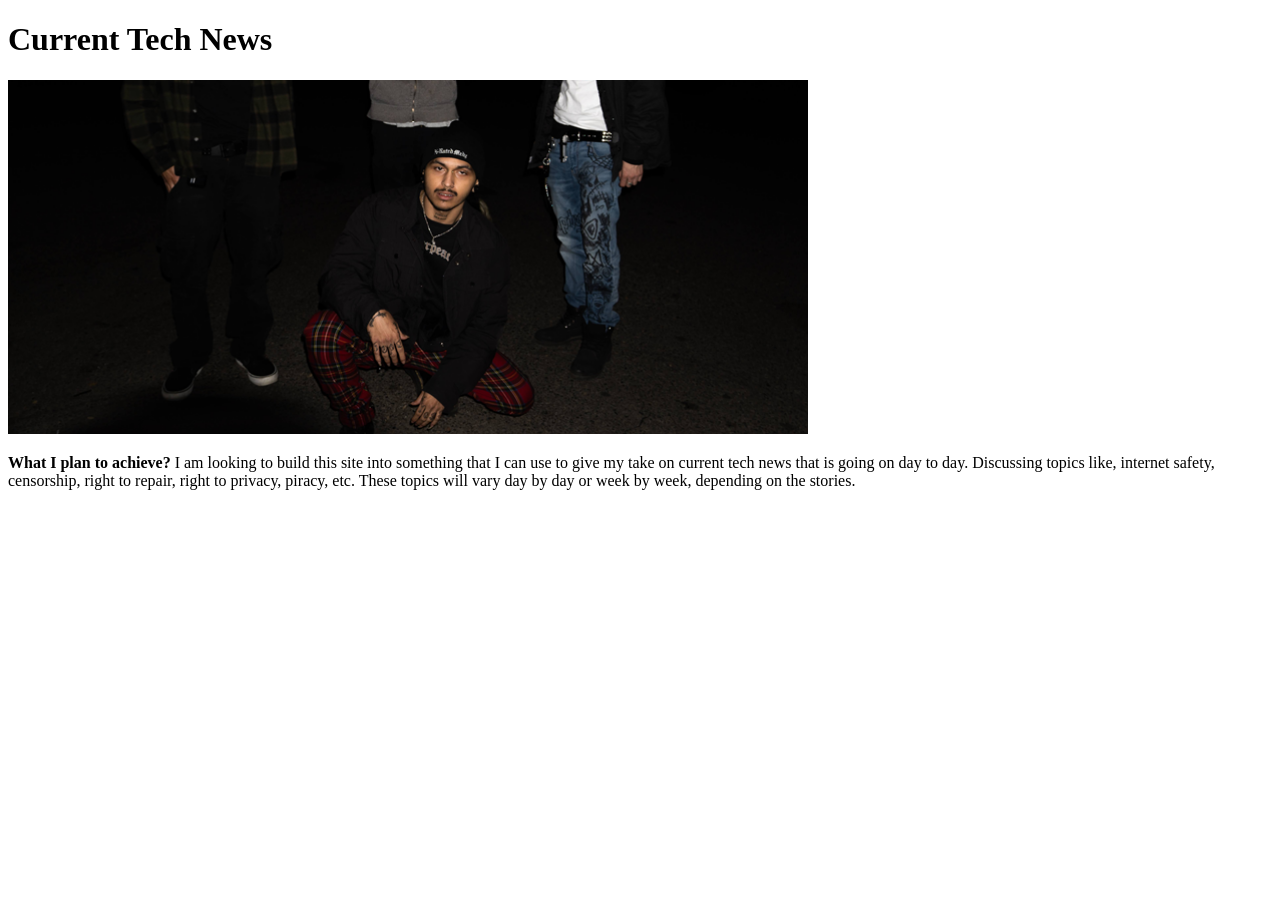
<file: screenshots/w2/idex.html>
<!DOCTYPE html>
<html lang="en">
<head>
    <meta charset="UTF-8">
    <meta name="viewport" content="width=device-width, initial-scale=1.0">
    <title>Document</title>
</head>
<body>
    <h1> Current Tech News </h1>
   
    <img src="img/profile.png" alt="Profile Picture of me" width="800">
    <p><strong>What I plan to achieve?</strong> I am looking to build this site into something that I can use to give my take on current tech news that is going on day to day. 
    Discussing topics like, internet safety, censorship, right to repair, right to privacy, piracy, etc. These topics will vary day by day or week by week, depending on the stories.</p>

</body>
</html>
</file>
<file: cafe-remix/styles.css>
@import url('https://fonts.googleapis.com/css2?family=Slabo+13px&display=swap');
body {
  background-image: url(bg-image.jpg);
  font-family: "Slabo 13px", serif;
  padding: 20px;
}




h1 {
  font-family: "Impact", serif;
  font-size: 40px;
  margin-top: 0;
  margin-bottom: 15px;
}

h2 {
  font-family: "Arial Narrow", serif;
  font-size: 30px;
}

.established {
  font-style: italic;
}

h1, h2, p {
  text-align: center;
}

.menu {
  width: 80%;
  background-color: grey;
  margin-left: auto;
  margin-right: auto;
  padding: 20px;
  box-shadow: 0px 0px 10px 5px #fffefe;
  max-width: 500px;
  border-radius: 15px;
}

img {
  display: block;
  margin-left: auto;
  margin-right: auto;
margin-top: 25px;  
}

hr {
  height: 2px;
  background-color: brown;
  border-color: brown;
}

.bottom-line {
  margin-top: 25px;
}

h1, h2 {
  font-family: Impact, serif;
}

.item p {
  display: inline-block;
  margin-top: 5px;
  margin-bottom: 5px;
  font-size: 18px;
}

.service {
  text-align: left;
  width: 75%;
}

.price {
  text-align: right;
  width: 25%;
}

/* FOOTER */

footer {
  font-size: 14px;
}

address {
  font-style: normal;
}

.address {
  margin-bottom: 5px;
}

a {
  color: black;
}

a:visited {
  color: black;
}

a:hover {
  color: brown;
}

a:active {
  color: brown;
}
</file>
<file: w5/style.css>
body {
  background-color: #111;
  color: #eee;
}

.navbar {
  border-bottom: 2px solid #8b0000;
}

.logo {
  width: 40px;
  height: 40px;
  margin-right: 10px;
}

h1, h2, h3, h5 {
  font-family: Impact, sans-serif;
  letter-spacing: 1px;
}

h1 {
  font-size: 3rem;
  text-transform: uppercase;
}

h5 {
  border-bottom: 2px solid #8b0000;
  padding-bottom: 10px;
}

.intro {
  font-size: 1.1rem;
  color: #bbb;
}

.card {
  background-color: #1d1d1d;
  border: 1px solid #555;
}

.card-title {
  color: #fff;
}

.card-text {
  color: #bbb;
}

.album-year {
  color: #999;
  font-weight: bold;
}

.form-control {
  background-color: #222;
  color: #eee;
  border: 1px solid #555;
}

.form-control:focus {
  background-color: #222;
  color: #fff;
}
</file>
<file: p0/assets/css/main.css>
/**
* Template Name: CoreBiz
* Template URL: https://bootstrapmade.com/corebiz-bootstrap-business-template/
* Updated: Aug 30 2025 with Bootstrap v5.3.8
* Author: BootstrapMade.com
* License: https://bootstrapmade.com/license/
*/

@charset "UTF-8";

/*--------------------------------------------------------------
# Font & Color Variables
# Help: https://bootstrapmade.com/color-system/
--------------------------------------------------------------*/
/* Fonts */
:root {
  --default-font: "Roboto",  system-ui, -apple-system, "Segoe UI", Roboto, "Helvetica Neue", Arial, "Noto Sans", "Liberation Sans", sans-serif, "Apple Color Emoji", "Segoe UI Emoji", "Segoe UI Symbol", "Noto Color Emoji";
  --heading-font: "Montserrat",  sans-serif;
  --nav-font: "Open Sans",  sans-serif;
}

/* Global Colors - The following color variables are used throughout the website. Updating them here will change the color scheme of the entire website */
:root { 
  --background-color: #ffffff; /* Background color for the entire website, including individual sections */
  --default-color: #444444; /* Default color used for the majority of the text content across the entire website */
  --heading-color: #172624; /* Color for headings, subheadings and title throughout the website */
  --accent-color: #09947d; /* Accent color that represents your brand on the website. It's used for buttons, links, and other elements that need to stand out */
  --surface-color: #ffffff; /* The surface color is used as a background of boxed elements within sections, such as cards, icon boxes, or other elements that require a visual separation from the global background. */
  --contrast-color: #ffffff; /* Contrast color for text, ensuring readability against backgrounds of accent, heading, or default colors. */
}

/* Nav Menu Colors - The following color variables are used specifically for the navigation menu. They are separate from the global colors to allow for more customization options */
:root {
  --nav-color: #222222;  /* The default color of the main navmenu links */
  --nav-hover-color: #09947d; /* Applied to main navmenu links when they are hovered over or active */
  --nav-mobile-background-color: #ffffff; /* Used as the background color for mobile navigation menu */
  --nav-dropdown-background-color: #ffffff; /* Used as the background color for dropdown items that appear when hovering over primary navigation items */
  --nav-dropdown-color: #222222; /* Used for navigation links of the dropdown items in the navigation menu. */
  --nav-dropdown-hover-color: #09947d; /* Similar to --nav-hover-color, this color is applied to dropdown navigation links when they are hovered over. */
}

/* Color Presets - These classes override global colors when applied to any section or element, providing reuse of the sam color scheme. */

.light-background {
  --background-color: #f7fbfa;
  --surface-color: #ffffff;
}

.dark-background {
  --background-color: #09947d;
  --default-color: #ffffff;
  --heading-color: #ffffff;
  --surface-color: #252525;
  --contrast-color: #ffffff;
}

/* Smooth scroll */
:root {
  scroll-behavior: smooth;
}

/*--------------------------------------------------------------
# General Styling & Shared Classes
--------------------------------------------------------------*/
body {
  color: var(--default-color);
  background-color: var(--background-color);
  font-family: var(--default-font);
}

a {
  color: var(--accent-color);
  text-decoration: none;
  transition: 0.3s;
}

a:hover {
  color: color-mix(in srgb, var(--accent-color), transparent 25%);
  text-decoration: none;
}

h1,
h2,
h3,
h4,
h5,
h6 {
  color: var(--heading-color);
  font-family: var(--heading-font);
}

/* PHP Email Form Messages
------------------------------*/
.php-email-form .error-message {
  display: none;
  background: #df1529;
  color: #ffffff;
  text-align: left;
  padding: 15px;
  margin-bottom: 24px;
  font-weight: 600;
}

.php-email-form .sent-message {
  display: none;
  color: #ffffff;
  background: #059652;
  text-align: center;
  padding: 15px;
  margin-bottom: 24px;
  font-weight: 600;
}

.php-email-form .loading {
  display: none;
  background: var(--surface-color);
  text-align: center;
  padding: 15px;
  margin-bottom: 24px;
}

.php-email-form .loading:before {
  content: "";
  display: inline-block;
  border-radius: 50%;
  width: 24px;
  height: 24px;
  margin: 0 10px -6px 0;
  border: 3px solid var(--accent-color);
  border-top-color: var(--surface-color);
  animation: php-email-form-loading 1s linear infinite;
}

@keyframes php-email-form-loading {
  0% {
    transform: rotate(0deg);
  }

  100% {
    transform: rotate(360deg);
  }
}

/*--------------------------------------------------------------
# Global Header
--------------------------------------------------------------*/
.header {
  color: var(--default-color);
  transition: all 0.5s;
  z-index: 997;
  background-color: var(--background-color);
}

.header .topbar {
  background-color: var(--background-color);
  height: 40px;
  padding: 0;
  font-size: 14px;
  transition: all 0.5s;
}

.header .topbar .contact-info i {
  font-style: normal;
  color: var(--contrast-color);
}

.header .topbar .contact-info i a,
.header .topbar .contact-info i span {
  padding-left: 5px;
  color: var(--contrast-color);
}

@media (max-width: 575px) {

  .header .topbar .contact-info i a,
  .header .topbar .contact-info i span {
    font-size: 13px;
  }
}

.header .topbar .contact-info i a {
  line-height: 0;
  transition: 0.3s;
}

.header .topbar .contact-info i a:hover {
  color: var(--contrast-color);
  text-decoration: underline;
}

.header .topbar .social-links a {
  color: color-mix(in srgb, var(--contrast-color), transparent 40%);
  line-height: 0;
  transition: 0.3s;
  margin-left: 20px;
}

.header .topbar .social-links a:hover {
  color: var(--contrast-color);
}

.header .branding {
  min-height: 60px;
  padding: 10px 0;
}

.header .logo {
  line-height: 1;
}

.header .logo img {
  max-height: 36px;
  margin-right: 8px;
}

.header .logo h1 {
  font-size: 30px;
  margin: 0;
  font-weight: 700;
  color: var(--heading-color);
}

.scrolled .header {
  box-shadow: 0px 0 18px rgba(0, 0, 0, 0.1);
}

.scrolled .header .topbar {
  height: 0;
  visibility: hidden;
  overflow: hidden;
}

/*--------------------------------------------------------------
# Navigation Menu
--------------------------------------------------------------*/
/* Navmenu - Desktop */
@media (min-width: 1200px) {
  .navmenu {
    padding: 0;
  }

  .navmenu ul {
    margin: 0;
    padding: 0;
    display: flex;
    list-style: none;
    align-items: center;
  }

  .navmenu li {
    position: relative;
  }

  .navmenu a,
  .navmenu a:focus {
    color: var(--nav-color);
    padding: 18px 15px;
    font-size: 15px;
    font-family: var(--nav-font);
    font-weight: 500;
    display: flex;
    align-items: center;
    justify-content: space-between;
    white-space: nowrap;
    transition: 0.3s;
  }

  .navmenu a i,
  .navmenu a:focus i {
    font-size: 12px;
    line-height: 0;
    margin-left: 5px;
    transition: 0.3s;
  }

  .navmenu li:last-child a {
    padding-right: 0;
  }

  .navmenu li:hover>a,
  .navmenu .active,
  .navmenu .active:focus {
    color: var(--nav-hover-color);
  }

  .navmenu .dropdown ul {
    margin: 0;
    padding: 10px 0;
    background: var(--nav-dropdown-background-color);
    display: block;
    position: absolute;
    visibility: hidden;
    left: 14px;
    top: 130%;
    opacity: 0;
    transition: 0.3s;
    border-radius: 4px;
    z-index: 99;
    box-shadow: 0px 0px 30px rgba(0, 0, 0, 0.1);
  }

  .navmenu .dropdown ul li {
    min-width: 200px;
  }

  .navmenu .dropdown ul a {
    padding: 10px 20px;
    font-size: 15px;
    text-transform: none;
    color: var(--nav-dropdown-color);
  }

  .navmenu .dropdown ul a i {
    font-size: 12px;
  }

  .navmenu .dropdown ul a:hover,
  .navmenu .dropdown ul .active:hover,
  .navmenu .dropdown ul li:hover>a {
    color: var(--nav-dropdown-hover-color);
  }

  .navmenu .dropdown:hover>ul {
    opacity: 1;
    top: 100%;
    visibility: visible;
  }

  .navmenu .dropdown .dropdown ul {
    top: 0;
    left: -90%;
    visibility: hidden;
  }

  .navmenu .dropdown .dropdown:hover>ul {
    opacity: 1;
    top: 0;
    left: -100%;
    visibility: visible;
  }
}

/* Navmenu - Mobile */
@media (max-width: 1199px) {
  .mobile-nav-toggle {
    color: var(--nav-color);
    font-size: 28px;
    line-height: 0;
    margin-right: 10px;
    cursor: pointer;
    transition: color 0.3s;
  }

  .navmenu {
    padding: 0;
    z-index: 9997;
  }

  .navmenu ul {
    display: none;
    list-style: none;
    position: absolute;
    inset: 60px 20px 20px 20px;
    padding: 10px 0;
    margin: 0;
    border-radius: 6px;
    background-color: var(--nav-mobile-background-color);
    overflow-y: auto;
    transition: 0.3s;
    z-index: 9998;
    box-shadow: 0px 0px 30px rgba(0, 0, 0, 0.1);
  }

  .navmenu a,
  .navmenu a:focus {
    color: var(--nav-dropdown-color);
    padding: 10px 20px;
    font-family: var(--nav-font);
    font-size: 17px;
    font-weight: 500;
    display: flex;
    align-items: center;
    justify-content: space-between;
    white-space: nowrap;
    transition: 0.3s;
  }

  .navmenu a i,
  .navmenu a:focus i {
    font-size: 12px;
    line-height: 0;
    margin-left: 5px;
    width: 30px;
    height: 30px;
    display: flex;
    align-items: center;
    justify-content: center;
    border-radius: 50%;
    transition: 0.3s;
    background-color: color-mix(in srgb, var(--accent-color), transparent 90%);
  }

  .navmenu a i:hover,
  .navmenu a:focus i:hover {
    background-color: var(--accent-color);
    color: var(--contrast-color);
  }

  .navmenu a:hover,
  .navmenu .active,
  .navmenu .active:focus {
    color: var(--nav-dropdown-hover-color);
  }

  .navmenu .active i,
  .navmenu .active:focus i {
    background-color: var(--accent-color);
    color: var(--contrast-color);
    transform: rotate(180deg);
  }

  .navmenu .dropdown ul {
    position: static;
    display: none;
    z-index: 99;
    padding: 10px 0;
    margin: 10px 20px;
    background-color: var(--nav-dropdown-background-color);
    border: 1px solid color-mix(in srgb, var(--default-color), transparent 90%);
    box-shadow: none;
    transition: all 0.5s ease-in-out;
  }

  .navmenu .dropdown ul ul {
    background-color: rgba(33, 37, 41, 0.1);
  }

  .navmenu .dropdown>.dropdown-active {
    display: block;
    background-color: rgba(33, 37, 41, 0.03);
  }

  .mobile-nav-active {
    overflow: hidden;
  }

  .mobile-nav-active .mobile-nav-toggle {
    color: #fff;
    position: absolute;
    font-size: 32px;
    top: 15px;
    right: 15px;
    margin-right: 0;
    z-index: 9999;
  }

  .mobile-nav-active .navmenu {
    position: fixed;
    overflow: hidden;
    inset: 0;
    background: rgba(33, 37, 41, 0.8);
    transition: 0.3s;
  }

  .mobile-nav-active .navmenu>ul {
    display: block;
  }
}

/*--------------------------------------------------------------
# Global Footer
--------------------------------------------------------------*/
.footer {
  color: var(--default-color);
  background-color: var(--background-color);
  font-size: 14px;
  padding-bottom: 50px;
  position: relative;
}

.footer .footer-newsletter {
  background-color: color-mix(in srgb, var(--accent-color), transparent 96%);
  padding: 50px 0;
}

.footer .footer-newsletter h4 {
  font-size: 24px;
}

.footer .footer-newsletter .newsletter-form {
  margin-top: 30px;
  margin-bottom: 15px;
  padding: 6px 8px;
  position: relative;
  background-color: var(--surface-color);
  border: 1px solid color-mix(in srgb, var(--accent-color), transparent 80%);
  box-shadow: 0px 2px 25px rgba(0, 0, 0, 0.1);
  display: flex;
  transition: 0.3s;
  border-radius: 4px;
}

.footer .footer-newsletter .newsletter-form:focus-within {
  border-color: var(--accent-color);
}

.footer .footer-newsletter .newsletter-form input[type=email] {
  border: 0;
  padding: 4px;
  width: 100%;
  background-color: var(--surface-color);
  color: var(--default-color);
}

.footer .footer-newsletter .newsletter-form input[type=email]:focus-visible {
  outline: none;
}

.footer .footer-newsletter .newsletter-form input[type=submit] {
  border: 0;
  font-size: 16px;
  padding: 0 20px;
  margin: -7px -8px -7px 0;
  background: var(--accent-color);
  color: var(--contrast-color);
  transition: 0.3s;
  border-radius: 0 4px 4px 0;
}

.footer .footer-newsletter .newsletter-form input[type=submit]:hover {
  background: color-mix(in srgb, var(--accent-color), transparent 20%);
}

.footer .footer-top {
  padding-top: 50px;
}

.footer .social-links a {
  display: flex;
  align-items: center;
  justify-content: center;
  width: 40px;
  height: 40px;
  border-radius: 4px;
  border: 1px solid color-mix(in srgb, var(--default-color), transparent 50%);
  font-size: 16px;
  color: color-mix(in srgb, var(--default-color), transparent 20%);
  margin-right: 10px;
  transition: 0.3s;
}

.footer .social-links a:hover {
  color: var(--accent-color);
  border-color: var(--accent-color);
}

.footer h4 {
  font-size: 16px;
  font-weight: bold;
  position: relative;
  padding-bottom: 12px;
}

.footer .footer-links {
  margin-bottom: 30px;
}

.footer .footer-links ul {
  list-style: none;
  padding: 0;
  margin: 0;
}

.footer .footer-links ul i {
  margin-right: 3px;
  font-size: 12px;
  line-height: 0;
  color: var(--accent-color);
}

.footer .footer-links ul li {
  padding: 10px 0;
  display: flex;
  align-items: center;
}

.footer .footer-links ul li:first-child {
  padding-top: 0;
}

.footer .footer-links ul a {
  display: inline-block;
  color: color-mix(in srgb, var(--default-color), transparent 20%);
  line-height: 1;
}

.footer .footer-links ul a:hover {
  color: var(--accent-color);
}

.footer .footer-about a {
  color: var(--heading-color);
  font-size: 24px;
  font-weight: 600;
  font-family: var(--heading-font);
}

.footer .footer-contact p {
  margin-bottom: 5px;
}

.footer .copyright {
  padding-top: 25px;
  padding-bottom: 25px;
  border-top: 1px solid color-mix(in srgb, var(--default-color), transparent 90%);
}

.footer .copyright p {
  margin-bottom: 0;
}

.footer .credits {
  margin-top: 6px;
  font-size: 13px;
}

/*--------------------------------------------------------------
# Preloader
--------------------------------------------------------------*/
#preloader {
  position: fixed;
  inset: 0;
  z-index: 9999;
  overflow: hidden;
  background-color: var(--background-color);
  transition: all 0.6s ease-out;
  width: 100%;
  height: 100vh;
  display: flex;
  align-items: center;
  justify-content: center;
}

#preloader div {
  width: 13px;
  height: 13px;
  background-color: var(--accent-color);
  border-radius: 50%;
  animation-timing-function: cubic-bezier(0, 1, 1, 0);
  position: absolute;
  left: 50%;
}

#preloader div:nth-child(1) {
  left: calc(50% + 8px);
  animation: animate-preloader-1 0.6s infinite;
}

#preloader div:nth-child(2) {
  left: calc(50% + 8px);
  animation: animate-preloader-2 0.6s infinite;
}

#preloader div:nth-child(3) {
  left: calc(50% + 32px);
  animation: animate-preloader-2 0.6s infinite;
}

#preloader div:nth-child(4) {
  left: calc(50% + 56px);
  animation: animate-preloader-3 0.6s infinite;
}

@keyframes animate-preloader-1 {
  0% {
    transform: scale(0);
  }

  100% {
    transform: scale(1);
  }
}

@keyframes animate-preloader-3 {
  0% {
    transform: scale(1);
  }

  100% {
    transform: scale(0);
  }
}

@keyframes animate-preloader-2 {
  0% {
    transform: translate(0, 0);
  }

  100% {
    transform: translate(24px, 0);
  }
}

/*--------------------------------------------------------------
# Scroll Top Button
--------------------------------------------------------------*/
.scroll-top {
  position: fixed;
  visibility: hidden;
  opacity: 0;
  right: 15px;
  bottom: 15px;
  z-index: 99999;
  background-color: var(--accent-color);
  width: 40px;
  height: 40px;
  border-radius: 4px;
  transition: all 0.4s;
}

.scroll-top i {
  font-size: 24px;
  color: var(--contrast-color);
  line-height: 0;
}

.scroll-top:hover {
  background-color: color-mix(in srgb, var(--accent-color), transparent 20%);
  color: var(--contrast-color);
}

.scroll-top.active {
  visibility: visible;
  opacity: 1;
}

/*--------------------------------------------------------------
# Disable aos animation delay on mobile devices
--------------------------------------------------------------*/
@media screen and (max-width: 768px) {
  [data-aos-delay] {
    transition-delay: 0 !important;
  }
}

/*--------------------------------------------------------------
# Global Page Titles & Breadcrumbs
--------------------------------------------------------------*/
.page-title {
  --background-color: color-mix(in srgb, var(--default-color), transparent 96%);
  color: var(--default-color);
  background-color: var(--background-color);
  padding: 25px 0;
  position: relative;
}

.page-title h1 {
  font-size: 24px;
  font-weight: 600;
}

.page-title .breadcrumbs ol {
  display: flex;
  flex-wrap: wrap;
  list-style: none;
  padding: 0;
  margin: 0;
  font-size: 14px;
  font-weight: 400;
}

.page-title .breadcrumbs ol li+li {
  padding-left: 10px;
}

.page-title .breadcrumbs ol li+li::before {
  content: "/";
  display: inline-block;
  padding-right: 10px;
  color: color-mix(in srgb, var(--default-color), transparent 70%);
}

/*--------------------------------------------------------------
# Global Sections
--------------------------------------------------------------*/
section,
.section {
  color: var(--default-color);
  background-color: var(--background-color);
  padding: 60px 0;
  scroll-margin-top: 78px;
  overflow: clip;
}

@media (max-width: 1199px) {

  section,
  .section {
    scroll-margin-top: 60px;
  }
}

/*--------------------------------------------------------------
# Global Section Titles
--------------------------------------------------------------*/
.section-title {
  text-align: center;
  padding-bottom: 60px;
  position: relative;
}

.section-title h2 {
  font-size: 32px;
  font-weight: 700;
  margin-bottom: 20px;
  padding-bottom: 20px;
  position: relative;
}

.section-title h2:before {
  content: "";
  position: absolute;
  display: block;
  width: 160px;
  height: 1px;
  background: color-mix(in srgb, var(--default-color), transparent 60%);
  left: 0;
  right: 0;
  bottom: 1px;
  margin: auto;
}

.section-title h2::after {
  content: "";
  position: absolute;
  display: block;
  width: 60px;
  height: 3px;
  background: var(--accent-color);
  left: 0;
  right: 0;
  bottom: 0;
  margin: auto;
}

.section-title p {
  margin-bottom: 0;
}

/*--------------------------------------------------------------
# Hero Section
--------------------------------------------------------------*/
.hero {
  padding: 0;
  background: linear-gradient(135deg, var(--surface-color) 0%, color-mix(in srgb, var(--accent-color), transparent 95%) 100%);
  position: relative;
  overflow: hidden;
}

.hero .hero-content {
  position: relative;
  z-index: 2;
}

.hero .hero-content .content {
  padding: 80px 0;
}

.hero .hero-content .content h1 {
  font-size: 2.5rem;
  font-weight: 700;
  margin-bottom: 2rem;
  color: var(--heading-color);
}

@media (max-width: 768px) {
  .hero .hero-content .content h1 {
    font-size: 2.5rem;
  }
}

.hero .hero-content .content p {
  font-size: 1.125rem;
  line-height: 1.7;
  color: color-mix(in srgb, var(--default-color), transparent 20%);
  margin-bottom: 3rem;
  max-width: 90%;
}

.hero .hero-content .content .cta-group {
  display: flex;
  align-items: center;
  gap: 2rem;
  flex-wrap: wrap;
}

.hero .hero-content .content .cta-group .btn-primary {
  background: var(--accent-color);
  color: var(--contrast-color);
  padding: 1rem 2.5rem;
  border-radius: 8px;
  font-weight: 500;
  font-size: 1rem;
  text-decoration: none;
  transition: all 0.3s ease;
  border: none;
  display: inline-block;
}

.hero .hero-content .content .cta-group .btn-primary:hover {
  background: color-mix(in srgb, var(--accent-color), black 10%);
  transform: translateY(-2px);
  box-shadow: 0 8px 25px color-mix(in srgb, var(--accent-color), transparent 70%);
}

.hero .hero-content .content .cta-group .btn-secondary {
  display: flex;
  align-items: center;
  gap: 0.75rem;
  color: var(--heading-color);
  text-decoration: none;
  font-weight: 500;
  transition: all 0.3s ease;
}

.hero .hero-content .content .cta-group .btn-secondary i {
  font-size: 1.5rem;
  color: var(--accent-color);
  transition: all 0.3s ease;
}

.hero .hero-content .content .cta-group .btn-secondary:hover {
  color: var(--accent-color);
}

.hero .hero-content .content .cta-group .btn-secondary:hover i {
  transform: scale(1.1);
}

.hero .hero-content .hero-image {
  position: relative;
  padding: 80px 0;
}

.hero .hero-content .hero-image img {
  border-radius: 12px;
  box-shadow: 0 20px 60px color-mix(in srgb, var(--default-color), transparent 85%);
  width: 100%;
  height: auto;
}

.hero .hero-content .hero-image .floating-card {
  position: absolute;
  bottom: 40px;
  left: -40px;
  background: var(--surface-color);
  padding: 2rem;
  border-radius: 12px;
  box-shadow: 0 15px 40px color-mix(in srgb, var(--default-color), transparent 85%);
  backdrop-filter: blur(10px);
}

@media (max-width: 768px) {
  .hero .hero-content .hero-image .floating-card {
    left: 20px;
    bottom: 20px;
    padding: 1.5rem;
  }
}

.hero .hero-content .hero-image .floating-card .card-content {
  display: flex;
  gap: 2rem;
}

@media (max-width: 576px) {
  .hero .hero-content .hero-image .floating-card .card-content {
    flex-direction: column;
    gap: 1rem;
  }
}

.hero .hero-content .hero-image .floating-card .metric {
  text-align: center;
}

.hero .hero-content .hero-image .floating-card .metric .number {
  display: block;
  font-size: 2rem;
  font-weight: 600;
  color: var(--accent-color);
  line-height: 1;
}

.hero .hero-content .hero-image .floating-card .metric .label {
  font-size: 0.875rem;
  color: color-mix(in srgb, var(--default-color), transparent 30%);
  margin-top: 0.25rem;
}

.hero .hero-features {
  background: var(--surface-color);
  padding: 4rem 0;
  border-top: 1px solid color-mix(in srgb, var(--default-color), transparent 90%);
}

.hero .hero-features .feature-item {
  text-align: center;
  padding: 2rem 1rem;
  transition: all 0.3s ease;
}

.hero .hero-features .feature-item:hover {
  transform: translateY(-5px);
}

.hero .hero-features .feature-item .icon {
  width: 80px;
  height: 80px;
  background: color-mix(in srgb, var(--accent-color), transparent 90%);
  border-radius: 50%;
  display: flex;
  align-items: center;
  justify-content: center;
  margin: 0 auto 1.5rem;
  transition: all 0.3s ease;
}

.hero .hero-features .feature-item .icon i {
  font-size: 2rem;
  color: var(--accent-color);
}

.hero .hero-features .feature-item h4 {
  font-size: 1.25rem;
  font-weight: 500;
  margin-bottom: 1rem;
  color: var(--heading-color);
}

.hero .hero-features .feature-item p {
  font-size: 0.95rem;
  line-height: 1.6;
  color: color-mix(in srgb, var(--default-color), transparent 30%);
  margin: 0;
}

.hero .hero-features .feature-item:hover .icon {
  background: var(--accent-color);
  transform: scale(1.1);
}

.hero .hero-features .feature-item:hover .icon i {
  color: var(--contrast-color);
}

@media (max-width: 992px) {
  .hero .hero-content .content {
    text-align: center;
    padding: 60px 0 40px;
  }

  .hero .hero-content .content p {
    max-width: 100%;
  }

  .hero .hero-content .hero-image {
    padding: 40px 0 60px;
  }
}

.hero::before {
  content: "";
  position: absolute;
  top: 0;
  right: 0;
  width: 50%;
  height: 100%;
  background: url("../img/bg/abstract-bg-1.webp") center/cover no-repeat;
  opacity: 0.03;
  z-index: 1;
}

/*--------------------------------------------------------------
# Featured Services Section
--------------------------------------------------------------*/
.featured-services .service-item {
  height: 100%;
  padding: 60px 40px;
  border-radius: 8px;
  transition: all 0.4s ease;
  background-color: var(--surface-color);
  border: 1px solid color-mix(in srgb, var(--default-color), transparent 92%);
  position: relative;
  overflow: hidden;
}

.featured-services .service-item::before {
  content: "";
  position: absolute;
  top: 0;
  left: 0;
  right: 0;
  height: 4px;
  background: linear-gradient(90deg, var(--accent-color), color-mix(in srgb, var(--accent-color), var(--heading-color) 30%));
  transform: scaleX(0);
  transform-origin: left;
  transition: transform 0.4s ease;
}

.featured-services .service-item:hover {
  transform: translateY(-8px);
  box-shadow: 0 20px 40px color-mix(in srgb, var(--default-color), transparent 90%);
}

.featured-services .service-item:hover::before {
  transform: scaleX(1);
}

.featured-services .service-item:hover .service-icon {
  background: linear-gradient(135deg, var(--accent-color), color-mix(in srgb, var(--accent-color), var(--heading-color) 20%));
}

.featured-services .service-item:hover .service-icon i {
  color: var(--contrast-color);
  transform: scale(1.1);
}

.featured-services .service-item:hover .service-link {
  opacity: 1;
  transform: translateY(0);
}

.featured-services .service-item:hover .service-link i {
  transform: translateX(8px);
}

@media (max-width: 768px) {
  .featured-services .service-item {
    padding: 40px 30px;
  }
}

.featured-services .service-icon {
  width: 80px;
  height: 80px;
  margin: 0 auto 30px;
  display: flex;
  align-items: center;
  justify-content: center;
  background: color-mix(in srgb, var(--accent-color), transparent 90%);
  border-radius: 50%;
  transition: all 0.4s ease;
}

.featured-services .service-icon i {
  font-size: 36px;
  color: var(--accent-color);
  transition: all 0.4s ease;
}

.featured-services h3 {
  font-size: 24px;
  font-weight: 300;
  margin-bottom: 20px;
  text-align: center;
  color: var(--heading-color);
  line-height: 1.3;
}

.featured-services p {
  color: color-mix(in srgb, var(--default-color), transparent 20%);
  text-align: center;
  line-height: 1.7;
  margin-bottom: 30px;
  font-size: 15px;
}

.featured-services .service-link {
  display: flex;
  align-items: center;
  justify-content: center;
  gap: 8px;
  color: var(--accent-color);
  text-decoration: none;
  font-weight: 400;
  font-size: 14px;
  opacity: 0.8;
  transform: translateY(10px);
  transition: all 0.4s ease;
}

.featured-services .service-link span {
  font-weight: 500;
}

.featured-services .service-link i {
  font-size: 16px;
  transition: transform 0.3s ease;
}

.featured-services .service-link:hover {
  color: var(--heading-color);
}

/*--------------------------------------------------------------
# About Section
--------------------------------------------------------------*/
.about .content {
  padding-right: 40px;
}

@media (max-width: 992px) {
  .about .content {
    padding-right: 0;
    margin-bottom: 60px;
  }
}

.about .content h2 {
  font-size: 2.5rem;
  font-weight: 300;
  line-height: 1.3;
  margin-bottom: 30px;
  color: var(--heading-color);
}

@media (max-width: 768px) {
  .about .content h2 {
    font-size: 2rem;
  }
}

.about .content .lead {
  font-size: 1.25rem;
  line-height: 1.7;
  margin-bottom: 40px;
  color: color-mix(in srgb, var(--default-color), transparent 10%);
}

.about .content .description {
  margin-bottom: 60px;
}

.about .content .description p {
  font-size: 1rem;
  line-height: 1.8;
  margin-bottom: 20px;
  color: color-mix(in srgb, var(--default-color), transparent 20%);
}

.about .content .description p:last-child {
  margin-bottom: 0;
}

.about .content .stats-row {
  display: flex;
  gap: 60px;
  margin-bottom: 60px;
}

@media (max-width: 768px) {
  .about .content .stats-row {
    gap: 40px;
    flex-wrap: wrap;
  }
}

@media (max-width: 576px) {
  .about .content .stats-row {
    justify-content: space-between;
    gap: 20px;
  }
}

.about .content .stats-row .stat-item {
  text-align: left;
}

.about .content .stats-row .stat-item .stat-number {
  font-size: 2.5rem;
  font-weight: 300;
  color: var(--accent-color);
  line-height: 1;
  margin-bottom: 8px;
}

@media (max-width: 768px) {
  .about .content .stats-row .stat-item .stat-number {
    font-size: 2rem;
  }
}

.about .content .stats-row .stat-item .stat-label {
  font-size: 0.875rem;
  color: color-mix(in srgb, var(--default-color), transparent 40%);
  text-transform: uppercase;
  letter-spacing: 0.5px;
}

.about .content .cta-section {
  display: flex;
  align-items: center;
  gap: 30px;
}

@media (max-width: 576px) {
  .about .content .cta-section {
    flex-direction: column;
    align-items: flex-start;
    gap: 20px;
  }
}

.about .content .cta-section .btn-primary {
  background-color: var(--accent-color);
  color: var(--contrast-color);
  padding: 14px 30px;
  border-radius: 4px;
  text-decoration: none;
  font-weight: 400;
  transition: all 0.3s ease;
  border: 2px solid var(--accent-color);
}

.about .content .cta-section .btn-primary:hover {
  background-color: transparent;
  color: var(--accent-color);
}

.about .content .cta-section .btn-link {
  color: var(--heading-color);
  text-decoration: none;
  font-weight: 400;
  display: flex;
  align-items: center;
  gap: 8px;
  transition: all 0.3s ease;
}

.about .content .cta-section .btn-link:hover {
  color: var(--accent-color);
}

.about .content .cta-section .btn-link:hover i {
  transform: translateX(4px);
}

.about .content .cta-section .btn-link i {
  transition: transform 0.3s ease;
}

.about .image-container {
  position: relative;
  height: 100%;
  min-height: 500px;
}

@media (max-width: 992px) {
  .about .image-container {
    min-height: 400px;
  }
}

.about .image-container img {
  width: 100%;
  height: 100%;
  object-fit: cover;
  border-radius: 8px;
}

.about .image-container .image-overlay {
  position: absolute;
  bottom: 30px;
  left: 30px;
  background-color: var(--surface-color);
  padding: 25px;
  border-radius: 8px;
  box-shadow: 0 8px 30px color-mix(in srgb, var(--default-color), transparent 85%);
  min-width: 200px;
}

@media (max-width: 576px) {
  .about .image-container .image-overlay {
    bottom: 20px;
    left: 20px;
    padding: 20px;
  }
}

.about .image-container .image-overlay .overlay-content {
  display: flex;
  align-items: center;
  gap: 15px;
}

.about .image-container .image-overlay .overlay-content i {
  font-size: 2rem;
  color: var(--accent-color);
}

.about .image-container .image-overlay .overlay-content .overlay-text h4 {
  font-size: 1.1rem;
  margin-bottom: 4px;
  color: var(--heading-color);
  font-weight: 500;
}

.about .image-container .image-overlay .overlay-content .overlay-text p {
  margin: 0;
  font-size: 0.875rem;
  color: color-mix(in srgb, var(--default-color), transparent 30%);
}

/*--------------------------------------------------------------
# Skills Section
--------------------------------------------------------------*/
.skills {
  --skill-spacing: 40px;
  --icon-size: 60px;
  --progress-height: 4px;
  --border-subtle: color-mix(in srgb, var(--default-color), transparent 90%);
  --text-muted: color-mix(in srgb, var(--default-color), transparent 45%);
  --surface-elevated: color-mix(in srgb, var(--surface-color), var(--accent-color) 2%);
}

.skills .intro-content {
  margin-bottom: 80px;
}

.skills .intro-content .lead-text {
  font-size: 20px;
  line-height: 1.7;
  color: var(--text-muted);
  font-weight: 300;
  margin: 0;
}

.skills .skills-grid {
  display: grid;
  grid-template-columns: repeat(auto-fit, minmax(380px, 1fr));
  gap: var(--skill-spacing);
  margin-bottom: 60px;
}

.skills .skill-item {
  padding: 36px 0;
  border-bottom: 1px solid var(--border-subtle);
  transition: all 0.4s ease;
}

.skills .skill-item:hover {
  transform: translateY(-4px);
}

.skills .skill-item:hover .skill-icon i {
  color: var(--accent-color);
  transform: scale(1.1);
}

.skills .skill-item .skill-icon {
  margin-bottom: 24px;
}

.skills .skill-item .skill-icon i {
  font-size: var(--icon-size);
  color: var(--text-muted);
  transition: all 0.4s ease;
}

.skills .skill-item .skill-name {
  font-size: 24px;
  font-weight: 300;
  margin-bottom: 20px;
  color: var(--heading-color);
  line-height: 1.3;
}

.skills .skill-item .skill-level {
  display: flex;
  align-items: center;
  gap: 16px;
  margin-bottom: 20px;
}

.skills .skill-item .skill-level .level-text {
  font-size: 14px;
  color: var(--accent-color);
  font-weight: 500;
  text-transform: uppercase;
  letter-spacing: 0.8px;
  min-width: 90px;
}

.skills .skill-item .skill-level .progress-track {
  flex: 1;
  height: var(--progress-height);
  background: var(--border-subtle);
  border-radius: 2px;
  overflow: hidden;
}

.skills .skill-item .skill-level .progress-track .progress-bar {
  width: 0%;
  height: 100%;
  background: linear-gradient(90deg, var(--accent-color), color-mix(in srgb, var(--accent-color), transparent 30%));
  border-radius: 2px;
  transition: width 1.2s cubic-bezier(0.4, 0, 0.2, 1);
}

.skills .skill-item .skill-description {
  font-size: 16px;
  line-height: 1.8;
  color: var(--text-muted);
  margin: 0;
}

.skills .certification-area {
  padding-top: 60px;
  border-top: 1px solid var(--border-subtle);
}

.skills .certification-area .cert-content .cert-title {
  font-size: 28px;
  font-weight: 300;
  margin-bottom: 16px;
  color: var(--heading-color);
}

.skills .certification-area .cert-content .cert-description {
  font-size: 17px;
  line-height: 1.7;
  color: var(--text-muted);
  margin-bottom: 32px;
}

.skills .certification-area .cert-content .cert-list .cert-item {
  display: flex;
  align-items: center;
  gap: 12px;
  padding: 12px 0;
  border-bottom: 1px dashed var(--border-subtle);
}

.skills .certification-area .cert-content .cert-list .cert-item:last-child {
  border-bottom: none;
}

.skills .certification-area .cert-content .cert-list .cert-item i {
  color: var(--accent-color);
  font-size: 20px;
}

.skills .certification-area .cert-content .cert-list .cert-item span {
  font-size: 16px;
  color: var(--default-color);
}

.skills .certification-area .tools-showcase .tools-title {
  font-size: 20px;
  font-weight: 400;
  margin-bottom: 24px;
  color: var(--heading-color);
}

.skills .certification-area .tools-showcase .tools-grid {
  display: flex;
  flex-wrap: wrap;
  gap: 12px;
}

.skills .certification-area .tools-showcase .tools-grid .tool-tag {
  padding: 8px 16px;
  background: var(--surface-elevated);
  border: 1px solid var(--border-subtle);
  border-radius: 20px;
  font-size: 14px;
  color: var(--default-color);
  transition: all 0.3s ease;
}

.skills .certification-area .tools-showcase .tools-grid .tool-tag:hover {
  background: color-mix(in srgb, var(--accent-color), transparent 90%);
  border-color: color-mix(in srgb, var(--accent-color), transparent 70%);
  color: var(--accent-color);
}

@media (max-width: 992px) {
  .skills .skills-grid {
    grid-template-columns: 1fr;
    gap: 30px;
  }

  .skills .skill-item {
    padding: 28px 0;
  }

  .skills .skill-item .skill-name {
    font-size: 22px;
  }

  .skills .cert-content .cert-title {
    font-size: 24px;
  }
}

@media (max-width: 768px) {
  .skills {
    --skill-spacing: 24px;
    --icon-size: 50px;
  }

  .skills .intro-content {
    margin-bottom: 60px;
  }

  .skills .intro-content .lead-text {
    font-size: 18px;
  }

  .skills .certification-area {
    padding-top: 40px;
  }

  .skills .certification-area .tools-showcase {
    margin-top: 40px;
  }
}

/*--------------------------------------------------------------
# Stats Section
--------------------------------------------------------------*/
.stats .section-headline {
  color: var(--heading-color);
  font-family: var(--heading-font);
  font-size: 2.75rem;
  font-weight: 300;
  line-height: 1.2;
  letter-spacing: -0.02em;
}

.stats .section-description {
  color: color-mix(in srgb, var(--default-color), transparent 20%);
  font-size: 1.125rem;
  line-height: 1.7;
  font-weight: 300;
  max-width: 600px;
  margin: 0 auto;
}

.stats .stats-container {
  display: grid;
  grid-template-columns: 1fr 1fr;
  gap: 0;
  border: 1px solid color-mix(in srgb, var(--default-color), transparent 90%);
  border-radius: 8px;
  overflow: hidden;
  background: var(--surface-color);
}

.stats .stat-item {
  padding: 3rem 2.5rem;
  position: relative;
  transition: all 0.4s ease;
}

.stats .stat-item:nth-child(1) {
  border-right: 1px solid color-mix(in srgb, var(--default-color), transparent 90%);
  border-bottom: 1px solid color-mix(in srgb, var(--default-color), transparent 90%);
}

.stats .stat-item:nth-child(2) {
  border-bottom: 1px solid color-mix(in srgb, var(--default-color), transparent 90%);
}

.stats .stat-item:nth-child(3) {
  border-right: 1px solid color-mix(in srgb, var(--default-color), transparent 90%);
}

.stats .stat-item:hover {
  background: color-mix(in srgb, var(--accent-color), transparent 97%);
  transform: translateY(-2px);
}

.stats .stat-item .stat-content {
  text-align: center;
  height: 100%;
  display: flex;
  flex-direction: column;
  align-items: center;
  justify-content: center;
}

.stats .stat-item .stat-number {
  color: var(--accent-color);
  font-family: var(--heading-font);
  font-size: 3.5rem;
  font-weight: 200;
  line-height: 1;
  margin-bottom: 1rem;
  letter-spacing: -0.03em;
}

.stats .stat-item .stat-number .purecounter {
  font-size: inherit;
  color: inherit;
}

.stats .stat-item .stat-divider {
  width: 40px;
  height: 1px;
  background: var(--accent-color);
  margin: 0 auto 1.5rem auto;
  opacity: 0.6;
}

.stats .stat-item .stat-label {
  color: var(--heading-color);
  font-family: var(--heading-font);
  font-size: 1.25rem;
  font-weight: 400;
  margin-bottom: 1rem;
  letter-spacing: 0.01em;
}

.stats .stat-item .stat-description {
  color: color-mix(in srgb, var(--default-color), transparent 30%);
  font-size: 0.95rem;
  line-height: 1.6;
  font-weight: 300;
  margin: 0;
  max-width: 200px;
}

.stats .achievement-badge {
  background: var(--surface-color);
  border: 1px solid color-mix(in srgb, var(--accent-color), transparent 80%);
  border-radius: 8px;
  padding: 2.5rem 2rem;
  text-align: center;
  transition: all 0.4s ease;
}

.stats .achievement-badge:hover {
  border-color: color-mix(in srgb, var(--accent-color), transparent 60%);
  transform: translateY(-3px);
}

.stats .achievement-badge .badge-icon {
  font-size: 2.5rem;
  color: var(--accent-color);
  margin-bottom: 1.5rem;
  opacity: 0.8;
}

.stats .achievement-badge .badge-title {
  color: var(--heading-color);
  font-family: var(--heading-font);
  font-size: 1.5rem;
  font-weight: 400;
  margin-bottom: 1rem;
  letter-spacing: 0.01em;
}

.stats .achievement-badge .badge-text {
  color: color-mix(in srgb, var(--default-color), transparent 25%);
  font-size: 1rem;
  line-height: 1.6;
  font-weight: 300;
  margin: 0;
  max-width: 400px;
  margin: 0 auto;
}

@media (max-width: 992px) {
  .stats .section-headline {
    font-size: 2.25rem;
  }

  .stats .stats-container {
    gap: 0;
  }

  .stats .stat-item {
    padding: 2.5rem 2rem;
  }

  .stats .stat-item .stat-number {
    font-size: 3rem;
  }

  .stats .stat-item .stat-description {
    font-size: 0.9rem;
  }
}

@media (max-width: 768px) {
  .stats .section-headline {
    font-size: 1.875rem;
  }

  .stats .section-description {
    font-size: 1rem;
  }

  .stats .stats-container {
    grid-template-columns: 1fr;
  }

  .stats .stat-item {
    padding: 2rem 1.5rem;
  }

  .stats .stat-item:nth-child(1) {
    border-right: none;
    border-bottom: 1px solid color-mix(in srgb, var(--default-color), transparent 90%);
  }

  .stats .stat-item:nth-child(2) {
    border-bottom: 1px solid color-mix(in srgb, var(--default-color), transparent 90%);
  }

  .stats .stat-item:nth-child(3) {
    border-right: none;
    border-bottom: 1px solid color-mix(in srgb, var(--default-color), transparent 90%);
  }

  .stats .stat-item:nth-child(4) {
    border-bottom: none;
  }

  .stats .stat-item .stat-number {
    font-size: 2.75rem;
  }

  .stats .stat-item .stat-description {
    max-width: 300px;
  }

  .stats .achievement-badge {
    padding: 2rem 1.5rem;
  }

  .stats .achievement-badge .badge-icon {
    font-size: 2rem;
  }

  .stats .achievement-badge .badge-title {
    font-size: 1.25rem;
  }

  .stats .achievement-badge .badge-text {
    font-size: 0.95rem;
  }
}

/*--------------------------------------------------------------
# Clients Section
--------------------------------------------------------------*/
.clients .client-item {
  padding: 1.5rem;
  text-align: center;
  height: 100%;
  background-color: var(--surface-color);
  border-radius: 8px;
  border: 1px solid color-mix(in srgb, var(--default-color), transparent 90%);
  transition: all 0.3s ease-in-out;
  display: flex;
  align-items: center;
  justify-content: center;
}

.clients .client-item img {
  max-width: 100%;
  transition: all 0.3s ease-in-out;
  filter: grayscale(100);
  opacity: 0.8;
}

.clients .client-item:hover {
  transform: translateY(-5px);
  border-color: var(--accent-color);
}

.clients .client-item:hover img {
  filter: grayscale(0);
  opacity: 1;
}

@media (max-width: 1199px) {
  .clients .client-item {
    padding: 1.25rem;
  }
}

@media (max-width: 767px) {
  .clients .client-item {
    padding: 1rem;
  }
}

/*--------------------------------------------------------------
# Services Section
--------------------------------------------------------------*/
.services {
  padding: 120px 0;
}

.services .service-item {
  padding: 60px 40px;
  background-color: var(--surface-color);
  border-radius: 8px;
  transition: all 0.4s ease;
  height: 100%;
  position: relative;
}

.services .service-item:hover {
  transform: translateY(-8px);
  box-shadow: 0 20px 40px rgba(0, 0, 0, 0.08);
}

.services .service-item:hover .service-icon i {
  transform: scale(1.1);
}

.services .service-item:hover .service-link {
  color: var(--accent-color);
}

.services .service-item:hover .service-link i {
  transform: translateX(8px);
}

.services .service-icon {
  width: 80px;
  height: 80px;
  display: flex;
  align-items: center;
  justify-content: center;
  margin-bottom: 40px;
  background: linear-gradient(135deg, var(--accent-color), color-mix(in srgb, var(--accent-color), #6c5ce7 20%));
  border-radius: 50%;
}

.services .service-icon i {
  font-size: 36px;
  color: var(--contrast-color);
  transition: transform 0.3s ease;
}

.services h3 {
  font-size: 24px;
  font-weight: 300;
  margin-bottom: 24px;
  letter-spacing: -0.5px;
  line-height: 1.3;
}

.services p {
  font-size: 16px;
  line-height: 1.7;
  color: color-mix(in srgb, var(--default-color), transparent 20%);
  margin-bottom: 40px;
}

.services .service-link {
  display: inline-flex;
  align-items: center;
  gap: 12px;
  font-size: 14px;
  font-weight: 500;
  text-transform: uppercase;
  letter-spacing: 1px;
  color: var(--heading-color);
  text-decoration: none;
  transition: all 0.3s ease;
}

.services .service-link i {
  font-size: 16px;
  transition: transform 0.3s ease;
}

@media (max-width: 768px) {
  .services {
    padding: 80px 0;
  }

  .services .service-item {
    padding: 40px 24px;
  }

  .services .service-icon {
    width: 64px;
    height: 64px;
    margin-bottom: 32px;
  }

  .services .service-icon i {
    font-size: 28px;
  }

  .services h3 {
    font-size: 20px;
    margin-bottom: 20px;
  }

  .services p {
    font-size: 15px;
    margin-bottom: 32px;
  }
}

/*--------------------------------------------------------------
# Testimonials Section
--------------------------------------------------------------*/
.testimonials {
  position: relative;
  overflow: hidden;
  /* Swiper Navigation */
  /* Swiper Pagination */
  /* Responsive Styles */
}

.testimonials .testimonial-slider {
  position: relative;
  padding-bottom: 50px;
}

.testimonials .testimonial-slider .swiper-wrapper {
  height: auto !important;
}

.testimonials .testimonial-item {
  background: linear-gradient(135deg, var(--surface-color) 0%, color-mix(in srgb, var(--surface-color), var(--accent-color) 2%) 100%);
  border-radius: 20px;
  padding: 0;
  height: 100%;
  border: 1px solid color-mix(in srgb, var(--default-color), transparent 90%);
  transition: all 0.4s ease;
  overflow: hidden;
  position: relative;
}

.testimonials .testimonial-item::before {
  content: "";
  position: absolute;
  top: 0;
  left: 0;
  right: 0;
  height: 4px;
  background: linear-gradient(90deg, var(--accent-color), color-mix(in srgb, var(--accent-color), var(--heading-color) 30%));
  transform: scaleX(0);
  transform-origin: left;
  transition: transform 0.4s ease;
}

.testimonials .testimonial-item:hover {
  border-color: var(--accent-color);
}

.testimonials .testimonial-item:hover::before {
  transform: scaleX(1);
}

.testimonials .testimonial-item:hover .testimonial-header img {
  transform: scale(1.05);
}

.testimonials .testimonial-item:hover .quote-icon {
  color: var(--accent-color);
  transform: scale(1.1);
}

.testimonials .testimonial-header {
  position: relative;
  text-align: center;
  padding: 30px 30px 20px;
  background: linear-gradient(135deg, color-mix(in srgb, var(--surface-color), var(--accent-color) 3%) 0%, var(--surface-color) 100%);
}

.testimonials .testimonial-header img {
  width: 80px;
  height: 80px;
  border-radius: 50%;
  object-fit: cover;
  border: 4px solid color-mix(in srgb, var(--accent-color), transparent 70%);
  margin-bottom: 15px;
  transition: all 0.3s ease;
  box-shadow: 0 5px 15px rgba(0, 0, 0, 0.1);
}

.testimonials .testimonial-header .rating {
  display: flex;
  justify-content: center;
  gap: 3px;
}

.testimonials .testimonial-header .rating i {
  color: #ffc107;
  font-size: 0.9rem;
}

.testimonials .testimonial-body {
  padding: 0 30px 20px;
}

.testimonials .testimonial-body p {
  font-size: 1rem;
  line-height: 1.6;
  color: color-mix(in srgb, var(--default-color), transparent 20%);
  margin: 0;
  font-style: italic;
  text-align: center;
  position: relative;
}

.testimonials .testimonial-body p::before,
.testimonials .testimonial-body p::after {
  content: '"';
  font-size: 1.5rem;
  color: var(--accent-color);
  opacity: 0.6;
  font-family: serif;
  position: absolute;
}

.testimonials .testimonial-body p::before {
  top: -5px;
  left: -10px;
}

.testimonials .testimonial-body p::after {
  bottom: -20px;
  right: -5px;
}

.testimonials .testimonial-footer {
  padding: 20px 30px 30px;
  text-align: center;
  position: relative;
}

.testimonials .testimonial-footer h5 {
  font-size: 1.1rem;
  font-weight: 600;
  color: var(--heading-color);
  margin: 0 0 5px;
}

.testimonials .testimonial-footer span {
  font-size: 0.85rem;
  color: color-mix(in srgb, var(--default-color), transparent 40%);
  display: block;
  margin-bottom: 15px;
}

.testimonials .testimonial-footer .quote-icon {
  position: absolute;
  bottom: 15px;
  right: 25px;
  color: color-mix(in srgb, var(--accent-color), transparent 60%);
  font-size: 1.5rem;
  transition: all 0.3s ease;
}

.testimonials .swiper-navigation {
  position: relative;
  margin-top: 25px;
  display: flex;
  justify-content: flex-end;
}

.testimonials .swiper-button-prev,
.testimonials .swiper-button-next {
  position: static;
  width: 45px;
  height: 45px;
  margin: 0 10px;
  background: var(--accent-color);
  border-radius: 50%;
  color: var(--contrast-color);
  font-size: 16px;
  transition: all 0.3s ease;
  display: inline-flex;
  align-items: center;
  justify-content: center;
  box-shadow: 0 4px 15px rgba(0, 0, 0, 0.1);
}

.testimonials .swiper-button-prev:hover,
.testimonials .swiper-button-next:hover {
  background: color-mix(in srgb, var(--accent-color), var(--heading-color) 20%);
  transform: scale(1.05);
}

.testimonials .swiper-button-prev::after,
.testimonials .swiper-button-next::after {
  font-size: 16px;
  font-weight: 600;
}

.testimonials .swiper-pagination {
  position: static;
  margin-top: 30px;
  text-align: center;
}

.testimonials .swiper-pagination .swiper-pagination-bullet {
  width: 12px;
  height: 12px;
  background: color-mix(in srgb, var(--default-color), transparent 70%);
  opacity: 1;
  margin: 0 6px;
  transition: all 0.3s ease;
}

.testimonials .swiper-pagination .swiper-pagination-bullet.swiper-pagination-bullet-active {
  background: var(--accent-color);
  transform: scale(1.2);
}

@media (max-width: 1199px) {
  .testimonials .testimonial-item .testimonial-header {
    padding: 25px 25px 15px;
  }

  .testimonials .testimonial-item .testimonial-header img {
    width: 70px;
    height: 70px;
  }

  .testimonials .testimonial-item .testimonial-body,
  .testimonials .testimonial-item .testimonial-footer {
    padding-left: 25px;
    padding-right: 25px;
  }
}

@media (max-width: 991px) {
  .testimonials .testimonial-item {
    margin-bottom: 30px;
  }
}

@media (max-width: 767px) {
  .testimonials .testimonial-item .testimonial-header {
    padding: 20px 20px 10px;
  }

  .testimonials .testimonial-item .testimonial-header img {
    width: 60px;
    height: 60px;
  }

  .testimonials .testimonial-item .testimonial-header .rating i {
    font-size: 0.8rem;
  }

  .testimonials .testimonial-item .testimonial-body {
    padding: 0 20px 15px;
  }

  .testimonials .testimonial-item .testimonial-body p {
    font-size: 0.95rem;
  }

  .testimonials .testimonial-item .testimonial-footer {
    padding: 15px 20px 20px;
  }

  .testimonials .testimonial-item .testimonial-footer h5 {
    font-size: 1rem;
  }

  .testimonials .testimonial-item .testimonial-footer span {
    font-size: 0.8rem;
  }

  .testimonials .testimonial-item .testimonial-footer .quote-icon {
    font-size: 1.3rem;
    bottom: 10px;
    right: 15px;
  }

  .testimonials .swiper-button-prev,
  .testimonials .swiper-button-next {
    width: 40px;
    height: 40px;
    font-size: 14px;
  }

  .testimonials .swiper-button-prev::after,
  .testimonials .swiper-button-next::after {
    font-size: 14px;
  }
}

@media (max-width: 575px) {
  .testimonials .testimonial-slider {
    padding-bottom: 30px;
  }

  .testimonials .testimonial-item .testimonial-header {
    padding: 15px 15px 10px;
  }

  .testimonials .testimonial-item .testimonial-header img {
    width: 55px;
    height: 55px;
  }

  .testimonials .testimonial-item .testimonial-body {
    padding: 0 15px 10px;
  }

  .testimonials .testimonial-item .testimonial-body p {
    font-size: 0.9rem;
  }

  .testimonials .testimonial-item .testimonial-footer {
    padding: 10px 15px 15px;
  }

  .testimonials .testimonial-item .testimonial-footer h5 {
    font-size: 0.95rem;
  }

  .testimonials .testimonial-item .testimonial-footer .quote-icon {
    font-size: 1.2rem;
  }

  .testimonials .swiper-navigation {
    margin-top: 10px;
  }
}

/*--------------------------------------------------------------
# Portfolio Section
--------------------------------------------------------------*/
.portfolio .portfolio-filters-wrapper {
  text-align: center;
  margin-bottom: 80px;
}

.portfolio .portfolio-filters {
  display: inline-flex;
  align-items: center;
  gap: 40px;
  padding: 0;
  margin: 0;
  list-style: none;
  position: relative;
}

.portfolio .portfolio-filters::after {
  content: "";
  position: absolute;
  bottom: -8px;
  left: 0;
  width: 100%;
  height: 1px;
  background: color-mix(in srgb, var(--default-color), transparent 90%);
}

.portfolio .portfolio-filters li {
  position: relative;
  cursor: pointer;
  padding: 12px 0;
  font-size: 15px;
  font-weight: 400;
  color: color-mix(in srgb, var(--default-color), transparent 30%);
  transition: all 0.4s ease-out;
  letter-spacing: 0.5px;
}

.portfolio .portfolio-filters li::after {
  content: "";
  position: absolute;
  bottom: -8px;
  left: 50%;
  width: 0;
  height: 2px;
  background: var(--accent-color);
  transition: all 0.4s ease-out;
  transform: translateX(-50%);
}

.portfolio .portfolio-filters li:hover {
  color: var(--default-color);
}

.portfolio .portfolio-filters li.filter-active {
  color: var(--default-color);
}

.portfolio .portfolio-filters li.filter-active::after {
  width: 100%;
}

@media (max-width: 768px) {
  .portfolio .portfolio-filters {
    flex-wrap: wrap;
    gap: 20px;
    justify-content: center;
  }
}

.portfolio .portfolio-card {
  background: var(--surface-color);
  transition: all 0.4s ease-out;
  overflow: hidden;
}

.portfolio .portfolio-card:hover {
  transform: translateY(-8px);
}

.portfolio .portfolio-card:hover .image-container img {
  transform: scale(1.05);
}

.portfolio .portfolio-card:hover .overlay {
  opacity: 1;
  visibility: visible;
}

.portfolio .portfolio-card:hover .content h3 {
  color: var(--accent-color);
}

.portfolio .image-container {
  position: relative;
  overflow: hidden;
  aspect-ratio: 4/3;
  border-radius: 8px;
}

.portfolio .image-container img {
  width: 100%;
  height: 100%;
  object-fit: cover;
  transition: transform 0.6s ease-out;
}

.portfolio .image-container .overlay {
  position: absolute;
  top: 0;
  left: 0;
  right: 0;
  bottom: 0;
  background: color-mix(in srgb, var(--accent-color), transparent 50%);
  display: flex;
  align-items: center;
  justify-content: center;
  opacity: 0;
  visibility: hidden;
  transition: all 0.4s ease-out;
  backdrop-filter: blur(2px);
}

.portfolio .image-container .overlay-content {
  display: flex;
  gap: 20px;
  transform: translateY(20px);
  transition: transform 0.4s ease-out 0.1s;
}

.portfolio-card:hover .portfolio .image-container .overlay-content {
  transform: translateY(0);
}

.portfolio .image-container .overlay-content a {
  width: 50px;
  height: 50px;
  background: var(--surface-color);
  color: var(--heading-color);
  display: flex;
  align-items: center;
  justify-content: center;
  border-radius: 50%;
  transition: all 0.3s ease;
  font-size: 18px;
}

.portfolio .image-container .overlay-content a:hover {
  background: var(--accent-color);
  color: var(--contrast-color);
  transform: scale(1.1);
}

.portfolio .content {
  padding: 30px 0;
  text-align: center;
}

.portfolio .content h3 {
  font-size: 20px;
  font-weight: 400;
  margin-bottom: 8px;
  transition: color 0.3s ease;
  letter-spacing: 0.5px;
}

.portfolio .content p {
  color: color-mix(in srgb, var(--default-color), transparent 40%);
  font-size: 14px;
  line-height: 1.6;
  margin: 0;
  letter-spacing: 0.3px;
}

@media (min-width: 992px) {
  .portfolio .portfolio-grid {
    grid-template-columns: repeat(3, 1fr);
  }
}

@media (min-width: 1200px) {
  .portfolio .portfolio-grid {
    grid-template-columns: repeat(4, 1fr);
    gap: 50px;
  }
}

/*--------------------------------------------------------------
# Team Section
--------------------------------------------------------------*/
.team .member-card {
  background-color: var(--surface-color);
  border-radius: 10px;
  overflow: hidden;
  text-align: center;
  box-shadow: 0 5px 25px color-mix(in srgb, var(--default-color), transparent 85%);
  transition: transform 0.3s ease, box-shadow 0.3s ease;
  height: 100%;
  display: flex;
  flex-direction: column;
}

.team .member-card:hover {
  transform: translateY(-8px);
  box-shadow: 0 12px 35px color-mix(in srgb, var(--default-color), transparent 80%);
}

.team .member-card:hover .member-image-wrapper img {
  transform: scale(1.05);
}

.team .member-image-wrapper {
  overflow: hidden;
  position: relative;
}

.team .member-image-wrapper img {
  width: 100%;
  aspect-ratio: 1/1.1;
  object-fit: cover;
  transition: transform 0.4s ease;
}

.team .member-content {
  padding: 20px;
  flex-grow: 1;
  display: flex;
  flex-direction: column;
  justify-content: space-between;
}

.team .member-name {
  font-size: 1.25rem;
  font-weight: 700;
  color: var(--heading-color);
  margin-bottom: 0.25rem;
}

.team .member-role {
  font-size: 0.875rem;
  color: var(--accent-color);
  display: block;
  margin-bottom: 0.75rem;
  font-weight: 500;
}

.team .member-bio {
  font-size: 0.9rem;
  line-height: 1.6;
  color: color-mix(in srgb, var(--default-color), transparent 30%);
  margin-bottom: 1rem;
  flex-grow: 1;
}

.team .member-socials {
  margin-top: auto;
  padding-top: 1rem;
  border-top: 1px solid color-mix(in srgb, var(--default-color), transparent 90%);
}

.team .member-socials a {
  color: color-mix(in srgb, var(--default-color), transparent 40%);
  margin: 0 8px;
  font-size: 1.1rem;
  transition: color 0.3s;
}

.team .member-socials a:hover {
  color: var(--accent-color);
}

@media (max-width: 991.98px) {
  .team .member-name {
    font-size: 1.15rem;
  }

  .team .member-role {
    font-size: 0.8rem;
  }
}

@media (max-width: 767.98px) {
  .team .row {
    --bs-gutter-x: 1.5rem;
    --bs-gutter-y: 1.5rem;
  }

  .team .member-card {
    box-shadow: 0 3px 15px color-mix(in srgb, var(--default-color), transparent 90%);
  }

  .team .member-name {
    font-size: 1.1rem;
  }
}

/*--------------------------------------------------------------
# Pricing Section
--------------------------------------------------------------*/
.pricing {
  --card-radius: 16px;
  --card-shadow: 0 10px 30px color-mix(in srgb, var(--default-color), transparent 92%);
  --muted: color-mix(in srgb, var(--default-color), transparent 55%);
  --line: color-mix(in srgb, var(--default-color), transparent 85%);
  --accent-soft: color-mix(in srgb, var(--accent-color), transparent 85%);
  --accent-strong: color-mix(in srgb, var(--accent-color), transparent 70%);
}

.pricing .pricing-toggle-container {
  text-align: center;
}

.pricing .pricing-toggle-container .pricing-toggle {
  background: color-mix(in srgb, var(--accent-color), transparent 92%);
  border: 1px solid var(--accent-soft);
}

.pricing .pricing-toggle-container .pricing-toggle .monthly,
.pricing .pricing-toggle-container .pricing-toggle .yearly {
  font-weight: 600;
  color: var(--default-color);
  opacity: 0.7;
  transition: 0.3s;
  cursor: pointer;
}

.pricing .pricing-toggle-container .pricing-toggle .monthly.active,
.pricing .pricing-toggle-container .pricing-toggle .yearly.active {
  color: var(--heading-color);
  opacity: 1;
}

.pricing .pricing-toggle-container .pricing-toggle .switch {
  position: relative;
  display: inline-block;
  width: 54px;
  height: 28px;
}

.pricing .pricing-toggle-container .pricing-toggle .switch input {
  opacity: 0;
  width: 0;
  height: 0;
}

.pricing .pricing-toggle-container .pricing-toggle .switch .slider {
  position: absolute;
  cursor: pointer;
  inset: 0;
  background: var(--accent-soft);
  transition: 0.3s;
  border-radius: 999px;
}

.pricing .pricing-toggle-container .pricing-toggle .switch .slider::before {
  position: absolute;
  content: "";
  height: 22px;
  width: 22px;
  left: 3px;
  top: 3px;
  background-color: var(--surface-color);
  transition: 0.3s;
  border-radius: 50%;
  box-shadow: 0 2px 8px color-mix(in srgb, var(--default-color), transparent 85%);
}

.pricing .pricing-toggle-container .pricing-toggle .switch input:checked+.slider {
  background: var(--accent-color);
}

.pricing .pricing-toggle-container .pricing-toggle .switch input:checked+.slider::before {
  transform: translateX(26px);
}

.pricing .pricing-toggle-container .hint {
  color: var(--muted);
}

.pricing .price-card {
  background: var(--surface-color);
  border: 1px solid var(--line);
  border-radius: var(--card-radius);
  padding: 28px;
  box-shadow: var(--card-shadow);
  display: flex;
  flex-direction: column;
  transition: transform 0.3s ease, box-shadow 0.3s ease, border-color 0.3s;
}

.pricing .price-card:hover {
  transform: translateY(-4px);
  box-shadow: 0 14px 40px color-mix(in srgb, var(--default-color), transparent 88%);
  border-color: color-mix(in srgb, var(--accent-color), transparent 70%);
}

.pricing .price-card.featured {
  border-color: var(--accent-strong);
  box-shadow: 0 16px 44px color-mix(in srgb, var(--accent-color), transparent 80%);
  position: relative;
  background: radial-gradient(1200px 1200px at 110% -10%, color-mix(in srgb, var(--accent-color), transparent 92%) 0%, transparent 50%) no-repeat, var(--surface-color);
}

.pricing .price-card.featured .btn-choose {
  background-color: var(--accent-color);
  color: var(--contrast-color);
}

.pricing .price-card.featured .btn-choose:hover {
  background-color: color-mix(in srgb, var(--accent-color), black 8%);
  color: var(--contrast-color);
}

.pricing .price-card .ribbon {
  position: absolute;
  top: 14px;
  right: 14px;
  background: var(--accent-color);
  color: var(--contrast-color);
  font-size: 12px;
  font-weight: 700;
  padding: 6px 10px;
  border-radius: 999px;
  display: inline-flex;
  align-items: center;
  gap: 6px;
  box-shadow: 0 6px 18px color-mix(in srgb, var(--accent-color), transparent 70%);
}

.pricing .price-card .ribbon i {
  font-size: 12px;
}

.pricing .price-card .card-head {
  margin-bottom: 18px;
}

.pricing .price-card .card-head .badge-title {
  display: inline-block;
  font-size: 12px;
  font-weight: 700;
  letter-spacing: 0.04em;
  text-transform: uppercase;
  color: var(--accent-color);
  background: color-mix(in srgb, var(--accent-color), transparent 90%);
  border: 1px solid var(--accent-soft);
  padding: 6px 10px;
  border-radius: 999px;
  margin-bottom: 10px;
}

.pricing .price-card .card-head .title {
  font-size: 22px;
  margin: 2px 0 8px;
}

.pricing .price-card .card-head .subtitle {
  color: var(--muted);
  margin: 0 0 14px;
}

.pricing .price-card .card-head .price-wrap {
  display: flex;
  align-items: baseline;
  gap: 10px;
}

.pricing .price-card .card-head .price-wrap .price {
  font-family: var(--heading-font);
  color: var(--heading-color);
  font-weight: 800;
  line-height: 1;
  display: none;
}

.pricing .price-card .card-head .price-wrap .price sup {
  font-size: 18px;
  top: -0.6em;
  position: relative;
  margin-right: 2px;
}

.pricing .price-card .card-head .price-wrap .price.price-monthly,
.pricing .price-card .card-head .price-wrap .price.price-yearly {
  font-size: 40px;
}

.pricing .price-card .card-head .price-wrap .price .period {
  font-size: 14px;
  color: var(--muted);
  margin-left: 6px;
  font-weight: 600;
}

.pricing .price-card .feature-list {
  border-top: 1px dashed var(--line);
  padding-top: 16px;
}

.pricing .price-card .feature-list li {
  display: flex;
  align-items: center;
  gap: 10px;
  padding: 8px 0;
  color: var(--default-color);
}

.pricing .price-card .feature-list li i {
  color: var(--accent-color);
  font-size: 18px;
}

.pricing .price-card .feature-list li.muted {
  color: var(--muted);
}

.pricing .price-card .feature-list li.muted i {
  color: var(--muted);
}

.pricing .price-card .cta {
  margin-top: auto;
}

.pricing .price-card .cta .btn-choose {
  border: 2px solid var(--accent-color);
  color: var(--accent-color);
  background: transparent;
  font-weight: 700;
  padding: 10px 16px;
  border-radius: 10px;
  transition: 0.3s;
}

.pricing .price-card .cta .btn-choose:hover {
  background: var(--accent-color);
  color: var(--contrast-color);
}

.pricing .pricing-toggle-container~.row .price-card .price-monthly {
  display: inline-flex;
}

.pricing .pricing-toggle-container~.row .price-card .price-yearly {
  display: none;
}

@supports (selector(:has(*))) {
  .pricing .pricing-toggle-container:has(.switch input:checked)~.row .price-card .price-monthly {
    display: none;
  }

  .pricing .pricing-toggle-container:has(.switch input:checked)~.row .price-card .price-yearly {
    display: inline-flex;
  }

  .pricing .pricing-toggle-container:has(.switch input:checked)~.row .pricing-toggle .monthly {
    opacity: 0.6;
  }

  .pricing .pricing-toggle-container:has(.switch input:checked)~.row .pricing-toggle .yearly {
    opacity: 1;
    color: var(--heading-color);
  }
}

@supports not (selector(:has(*))) {
  .pricing .pricing-toggle-container .yearly::after {
    content: " ";
  }
}

@media (max-width: 992px) {

  .pricing .price-card .card-head .price-wrap .price.price-monthly,
  .pricing .price-card .card-head .price-wrap .price.price-yearly {
    font-size: 36px;
  }

  .pricing .price-card .card-head .price-wrap .price sup {
    font-size: 16px;
  }
}

@media (max-width: 576px) {
  .pricing .price-card {
    padding: 22px;
  }

  .pricing .pricing-toggle-container .pricing-toggle {
    gap: 10px;
  }
}

/*--------------------------------------------------------------
# Faq Section
--------------------------------------------------------------*/
.faq .faq-item {
  margin-bottom: 0;
  border-bottom: 1px solid color-mix(in srgb, var(--default-color), transparent 90%);
  transition: all 0.4s cubic-bezier(0.25, 0.46, 0.45, 0.94);
}

.faq .faq-item:last-child {
  border-bottom: none;
}

.faq .faq-item.faq-active .faq-header .faq-number {
  color: var(--accent-color);
  font-weight: 500;
}

.faq .faq-item.faq-active .faq-header h4 {
  color: var(--accent-color);
}

.faq .faq-item.faq-active .faq-header .faq-toggle {
  color: var(--accent-color);
  transform: rotate(0deg);
}

.faq .faq-item.faq-active .faq-header .faq-toggle i.bi-plus {
  opacity: 0;
  transform: rotate(90deg);
}

.faq .faq-item.faq-active .faq-header .faq-toggle i.bi-dash {
  opacity: 1;
  transform: rotate(0deg);
}

.faq .faq-item.faq-active .faq-content {
  grid-template-rows: 1fr;
  visibility: visible;
  opacity: 1;
}

.faq .faq-item:not(.faq-active) .faq-header .faq-toggle i.bi-plus {
  opacity: 1;
  transform: rotate(0deg);
}

.faq .faq-item:not(.faq-active) .faq-header .faq-toggle i.bi-dash {
  opacity: 0;
  transform: rotate(-90deg);
}

.faq .faq-item .faq-header {
  display: flex;
  align-items: center;
  padding: 40px 0;
  cursor: pointer;
  gap: 0;
  transition: all 0.3s ease;
}

.faq .faq-item .faq-header:hover .faq-number {
  transform: scale(1.1);
}

.faq .faq-item .faq-header:hover .faq-toggle {
  transform: scale(1.1);
}

.faq .faq-item .faq-header .faq-number {
  flex-shrink: 0;
  width: 80px;
  font-family: var(--heading-font);
  font-size: 1.1rem;
  font-weight: 300;
  color: color-mix(in srgb, var(--default-color), transparent 50%);
  transition: all 0.3s ease;
  letter-spacing: -0.02em;
}

.faq .faq-item .faq-header h4 {
  flex: 1;
  margin: 0;
  font-family: var(--heading-font);
  font-size: 1.25rem;
  font-weight: 300;
  color: var(--heading-color);
  transition: all 0.3s ease;
  line-height: 1.5;
  letter-spacing: -0.01em;
  margin-right: 20px;
}

.faq .faq-item .faq-header .faq-toggle {
  flex-shrink: 0;
  width: 24px;
  height: 24px;
  display: flex;
  align-items: center;
  justify-content: center;
  color: color-mix(in srgb, var(--default-color), transparent 40%);
  font-size: 18px;
  transition: all 0.3s ease;
  position: relative;
}

.faq .faq-item .faq-header .faq-toggle i {
  position: absolute;
  transition: all 0.3s cubic-bezier(0.25, 0.46, 0.45, 0.94);
}

.faq .faq-item .faq-content {
  display: grid;
  grid-template-rows: 0fr;
  transition: 0.4s cubic-bezier(0.25, 0.46, 0.45, 0.94);
  visibility: hidden;
  opacity: 0;
}

.faq .faq-item .faq-content .content-inner {
  padding: 0 80px 40px 80px;
  overflow: hidden;
}

.faq .faq-item .faq-content .content-inner p {
  margin: 0;
  color: color-mix(in srgb, var(--default-color), transparent 25%);
  line-height: 1.8;
  font-size: 1rem;
  font-weight: 300;
}

@media (max-width: 768px) {
  .faq .faq-item .faq-header {
    padding: 30px 0;
  }

  .faq .faq-item .faq-header .faq-number {
    width: 60px;
    font-size: 1rem;
  }

  .faq .faq-item .faq-header h4 {
    font-size: 1.1rem;
    margin-right: 15px;
  }

  .faq .faq-item .faq-header .faq-toggle {
    width: 20px;
    height: 20px;
    font-size: 16px;
  }

  .faq .faq-item .faq-content .content-inner {
    padding: 0 60px 30px 60px;
  }

  .faq .faq-item .faq-content .content-inner p {
    font-size: 0.95rem;
  }
}

@media (max-width: 576px) {
  .faq .faq-item .faq-header {
    padding: 25px 0;
  }

  .faq .faq-item .faq-header .faq-number {
    width: 50px;
    font-size: 0.9rem;
  }

  .faq .faq-item .faq-header h4 {
    font-size: 1rem;
    margin-right: 10px;
  }

  .faq .faq-item .faq-content .content-inner {
    padding: 0 50px 25px 50px;
  }

  .faq .faq-item .faq-content .content-inner p {
    font-size: 0.9rem;
  }
}

/*--------------------------------------------------------------
# Contact Section
--------------------------------------------------------------*/
.contact .contact-form-container {
  padding: 60px 0;
}

.contact .contact-form-container .form-intro {
  margin-bottom: 60px;
}

.contact .contact-form-container .form-intro h2 {
  font-size: 36px;
  font-weight: 300;
  line-height: 1.3;
  margin-bottom: 20px;
  color: var(--heading-color);
  letter-spacing: -0.5px;
}

@media (max-width: 768px) {
  .contact .contact-form-container .form-intro h2 {
    font-size: 28px;
  }
}

.contact .contact-form-container .form-intro p {
  font-size: 18px;
  line-height: 1.7;
  color: var(--default-color);
  margin-bottom: 0;
  opacity: 0.85;
}

.contact .contact-form-container .contact-form .row {
  margin-bottom: 40px;
}

.contact .contact-form-container .contact-form .row:last-of-type {
  margin-bottom: 0;
}

.contact .contact-form-container .contact-form .form-field {
  position: relative;
  margin-bottom: 40px;
}

.contact .contact-form-container .contact-form .form-field.message-field {
  margin-bottom: 50px;
}

.contact .contact-form-container .contact-form .form-field .field-label {
  position: absolute;
  top: -10px;
  left: 0;
  font-size: 13px;
  font-weight: 500;
  color: var(--heading-color);
  letter-spacing: 0.5px;
  text-transform: uppercase;
  opacity: 0.8;
}

.contact .contact-form-container .contact-form .form-field .form-input {
  width: 100%;
  border: none;
  border-bottom: 1px solid color-mix(in srgb, var(--default-color), transparent 80%);
  background: transparent;
  padding: 20px 0 15px 0;
  font-size: 16px;
  color: var(--default-color);
  transition: all 0.3s ease;
}

.contact .contact-form-container .contact-form .form-field .form-input:focus {
  outline: none;
  border-bottom-color: var(--accent-color);
  background: transparent;
}

.contact .contact-form-container .contact-form .form-field .form-input::placeholder {
  color: color-mix(in srgb, var(--default-color), transparent 60%);
  opacity: 1;
}

.contact .contact-form-container .contact-form .form-field .message-input {
  resize: vertical;
  min-height: 120px;
  font-family: inherit;
  padding-top: 25px;
}

.contact .contact-form-container .contact-form .send-button {
  background: transparent;
  border: 1px solid var(--accent-color);
  color: var(--accent-color);
  padding: 18px 40px;
  font-size: 14px;
  font-weight: 500;
  letter-spacing: 1px;
  text-transform: uppercase;
  display: inline-flex;
  align-items: center;
  gap: 15px;
  transition: all 0.3s ease;
  cursor: pointer;
}

.contact .contact-form-container .contact-form .send-button .button-arrow {
  font-size: 18px;
  transition: transform 0.3s ease;
}

.contact .contact-form-container .contact-form .send-button:hover {
  background: var(--accent-color);
  color: var(--contrast-color);
}

.contact .contact-form-container .contact-form .send-button:hover .button-arrow {
  transform: translateX(5px);
}

.contact .contact-sidebar {
  background: color-mix(in srgb, var(--accent-color), transparent 97%);
  height: 100%;
  padding: 60px 40px;
}

.contact .contact-sidebar .contact-header {
  margin-bottom: 60px;
}

.contact .contact-sidebar .contact-header h3 {
  font-size: 28px;
  font-weight: 300;
  margin-bottom: 20px;
  color: var(--heading-color);
  letter-spacing: -0.3px;
}

.contact .contact-sidebar .contact-header p {
  font-size: 16px;
  line-height: 1.7;
  color: var(--default-color);
  margin-bottom: 0;
  opacity: 0.85;
}

.contact .contact-sidebar .contact-methods {
  margin-bottom: 60px;
}

.contact .contact-sidebar .contact-method {
  display: flex;
  align-items: flex-start;
  gap: 20px;
  margin-bottom: 40px;
}

.contact .contact-sidebar .contact-method:last-child {
  margin-bottom: 0;
}

.contact .contact-sidebar .contact-method .contact-icon {
  width: 40px;
  height: 40px;
  flex-shrink: 0;
  display: flex;
  align-items: center;
  justify-content: center;
  color: var(--accent-color);
}

.contact .contact-sidebar .contact-method .contact-icon i {
  font-size: 20px;
}

.contact .contact-sidebar .contact-method .contact-details {
  flex: 1;
}

.contact .contact-sidebar .contact-method .contact-details .method-label {
  font-size: 12px;
  font-weight: 600;
  color: var(--accent-color);
  letter-spacing: 1px;
  text-transform: uppercase;
  display: block;
  margin-bottom: 8px;
}

.contact .contact-sidebar .contact-method .contact-details p {
  font-size: 15px;
  line-height: 1.6;
  color: var(--default-color);
  margin-bottom: 0;
}

.contact .contact-sidebar .connect-section {
  border-top: 1px solid color-mix(in srgb, var(--default-color), transparent 90%);
  padding-top: 40px;
}

.contact .contact-sidebar .connect-section .connect-label {
  font-size: 12px;
  font-weight: 600;
  color: var(--accent-color);
  letter-spacing: 1px;
  text-transform: uppercase;
  display: block;
  margin-bottom: 20px;
}

.contact .contact-sidebar .connect-section .social-links {
  display: flex;
  gap: 15px;
}

.contact .contact-sidebar .connect-section .social-links .social-link {
  display: flex;
  align-items: center;
  justify-content: center;
  width: 40px;
  height: 40px;
  color: var(--default-color);
  text-decoration: none;
  transition: all 0.3s ease;
}

.contact .contact-sidebar .connect-section .social-links .social-link i {
  font-size: 16px;
}

.contact .contact-sidebar .connect-section .social-links .social-link:hover {
  color: var(--accent-color);
  transform: translateY(-2px);
}

@media (max-width: 992px) {
  .contact .contact-form-container {
    padding: 40px 0;
  }

  .contact .contact-sidebar {
    padding: 40px 30px;
    margin-bottom: 40px;
  }
}

@media (max-width: 768px) {
  .contact .contact-form-container .form-intro {
    margin-bottom: 40px;
    text-align: center;
  }

  .contact .contact-form-container .contact-form .row {
    margin-bottom: 20px;
  }

  .contact .contact-form-container .contact-form .form-field {
    margin-bottom: 30px;
  }

  .contact .contact-sidebar {
    padding: 30px 25px;
  }

  .contact .contact-sidebar .contact-header,
  .contact .contact-sidebar .contact-methods {
    margin-bottom: 40px;
  }

  .contact .contact-sidebar .contact-method {
    margin-bottom: 30px;
  }
}

/*--------------------------------------------------------------
# Service Details Section
--------------------------------------------------------------*/
.service-details {
  padding: 80px 0;
}

.service-details .service-intro {
  text-align: center;
  margin-bottom: 80px;
}

.service-details .service-intro .service-badge {
  margin-bottom: 24px;
}

.service-details .service-intro .service-badge span {
  display: inline-block;
  padding: 8px 24px;
  background: color-mix(in srgb, var(--accent-color), transparent 92%);
  color: var(--accent-color);
  font-size: 14px;
  font-weight: 500;
  letter-spacing: 1px;
  text-transform: uppercase;
}

.service-details .service-intro h1 {
  font-size: 3.5rem;
  font-weight: 300;
  line-height: 1.2;
  margin-bottom: 32px;
  color: var(--heading-color);
  letter-spacing: -0.02em;
}

@media (max-width: 768px) {
  .service-details .service-intro h1 {
    font-size: 2.5rem;
  }
}

.service-details .service-intro .lead {
  font-size: 1.25rem;
  line-height: 1.7;
  color: color-mix(in srgb, var(--default-color), transparent 30%);
  font-weight: 300;
  max-width: 600px;
  margin: 0 auto;
}

@media (max-width: 768px) {
  .service-details .service-intro .lead {
    font-size: 1.1rem;
  }
}

.service-details .service-content {
  margin-bottom: 80px;
}

.service-details .visual-section {
  margin-bottom: 80px;
}

.service-details .visual-section .service-image img {
  width: 100%;
  height: 400px;
  object-fit: cover;
}

.service-details .visual-section .service-text {
  padding-left: 40px;
}

@media (max-width: 992px) {
  .service-details .visual-section .service-text {
    padding-left: 0;
    margin-top: 40px;
  }
}

.service-details .visual-section .service-text h2 {
  font-size: 2.25rem;
  font-weight: 300;
  line-height: 1.3;
  margin-bottom: 24px;
  color: var(--heading-color);
  letter-spacing: -0.01em;
}

@media (max-width: 768px) {
  .service-details .visual-section .service-text h2 {
    font-size: 1.8rem;
  }
}

.service-details .visual-section .service-text p {
  font-size: 1.1rem;
  line-height: 1.8;
  color: var(--default-color);
  margin-bottom: 20px;
}

.service-details .visual-section .service-text p:last-child {
  margin-bottom: 0;
}

.service-details .features-section {
  margin-bottom: 80px;
  padding: 60px 0;
  background: color-mix(in srgb, var(--default-color), transparent 97%);
}

.service-details .features-section .feature-item {
  text-align: center;
  padding: 0 20px;
}

.service-details .features-section .feature-item .feature-icon {
  width: 64px;
  height: 64px;
  margin: 0 auto 24px;
  display: flex;
  align-items: center;
  justify-content: center;
}

.service-details .features-section .feature-item .feature-icon i {
  font-size: 2rem;
  color: var(--accent-color);
}

.service-details .features-section .feature-item h4 {
  font-size: 1.1rem;
  font-weight: 500;
  margin-bottom: 16px;
  color: var(--heading-color);
}

.service-details .features-section .feature-item p {
  font-size: 1rem;
  line-height: 1.6;
  color: color-mix(in srgb, var(--default-color), transparent 30%);
  margin: 0;
}

.service-details .process-section {
  margin-bottom: 80px;
}

.service-details .process-section .process-info {
  padding-right: 40px;
}

@media (max-width: 992px) {
  .service-details .process-section .process-info {
    padding-right: 0;
    margin-bottom: 40px;
  }
}

.service-details .process-section .process-info h3 {
  font-size: 2rem;
  font-weight: 300;
  line-height: 1.3;
  margin-bottom: 24px;
  color: var(--heading-color);
  letter-spacing: -0.01em;
}

@media (max-width: 768px) {
  .service-details .process-section .process-info h3 {
    font-size: 1.6rem;
  }
}

.service-details .process-section .process-info p {
  font-size: 1.1rem;
  line-height: 1.7;
  color: var(--default-color);
  margin: 0;
}

.service-details .process-section .process-steps .step {
  display: flex;
  gap: 24px;
  margin-bottom: 32px;
}

.service-details .process-section .process-steps .step:last-child {
  margin-bottom: 0;
}

.service-details .process-section .process-steps .step .step-number {
  min-width: 48px;
  height: 48px;
  display: flex;
  align-items: center;
  justify-content: center;
  background: var(--accent-color);
  color: var(--contrast-color);
  font-size: 14px;
  font-weight: 500;
}

.service-details .process-section .process-steps .step .step-content h5 {
  font-size: 1.1rem;
  font-weight: 500;
  margin-bottom: 8px;
  color: var(--heading-color);
}

.service-details .process-section .process-steps .step .step-content p {
  font-size: 0.95rem;
  line-height: 1.6;
  color: color-mix(in srgb, var(--default-color), transparent 20%);
  margin: 0;
}

.service-details .info-grid .info-card {
  height: 100%;
  border: 1px solid color-mix(in srgb, var(--default-color), transparent 90%);
  padding: 32px;
}

.service-details .info-grid .info-card .info-header {
  margin-bottom: 24px;
}

.service-details .info-grid .info-card .info-header h4 {
  font-size: 1.25rem;
  font-weight: 500;
  margin-bottom: 8px;
  color: var(--heading-color);
}

.service-details .info-grid .info-card .info-header p {
  font-size: 0.95rem;
  line-height: 1.5;
  color: color-mix(in srgb, var(--default-color), transparent 30%);
  margin: 0;
}

.service-details .info-grid .info-card .info-content .price-range {
  text-align: center;
  margin-bottom: 24px;
  padding-bottom: 24px;
  border-bottom: 1px solid color-mix(in srgb, var(--default-color), transparent 90%);
}

.service-details .info-grid .info-card .info-content .price-range .price-label {
  display: block;
  font-size: 0.85rem;
  color: color-mix(in srgb, var(--default-color), transparent 40%);
  margin-bottom: 8px;
  text-transform: uppercase;
  letter-spacing: 1px;
}

.service-details .info-grid .info-card .info-content .price-range .price-value {
  font-size: 2.5rem;
  font-weight: 300;
  color: var(--accent-color);
  display: block;
}

.service-details .info-grid .info-card .info-content .info-list {
  list-style: none;
  padding: 0;
  margin: 0;
}

.service-details .info-grid .info-card .info-content .info-list li {
  font-size: 0.95rem;
  color: var(--default-color);
  margin-bottom: 12px;
  position: relative;
  padding-left: 20px;
}

.service-details .info-grid .info-card .info-content .info-list li:last-child {
  margin-bottom: 0;
}

.service-details .info-grid .info-card .info-content .info-list li::before {
  content: "•";
  position: absolute;
  left: 0;
  color: var(--accent-color);
}

.service-details .info-grid .info-card .testimonial-content p {
  font-size: 1.05rem;
  line-height: 1.7;
  color: var(--default-color);
  margin-bottom: 24px;
  font-style: italic;
}

.service-details .info-grid .info-card .testimonial-content .testimonial-author {
  display: flex;
  align-items: center;
  gap: 16px;
}

.service-details .info-grid .info-card .testimonial-content .testimonial-author .author-image {
  width: 48px;
  height: 48px;
  object-fit: cover;
}

.service-details .info-grid .info-card .testimonial-content .testimonial-author .author-info h6 {
  font-size: 1rem;
  font-weight: 500;
  margin-bottom: 4px;
  color: var(--heading-color);
}

.service-details .info-grid .info-card .testimonial-content .testimonial-author .author-info span {
  font-size: 0.9rem;
  color: color-mix(in srgb, var(--default-color), transparent 40%);
}

.service-details .info-grid .info-card .service-form .form-field {
  margin-bottom: 16px;
}

.service-details .info-grid .info-card .service-form input[type=text],
.service-details .info-grid .info-card .service-form input[type=email],
.service-details .info-grid .info-card .service-form input[type=tel],
.service-details .info-grid .info-card .service-form textarea {
  width: 100%;
  padding: 12px 16px;
  border: 1px solid color-mix(in srgb, var(--default-color), transparent 80%);
  font-size: 14px;
  background-color: var(--surface-color);
  color: var(--default-color);
  transition: border-color 0.3s ease;
}

.service-details .info-grid .info-card .service-form input[type=text]:focus,
.service-details .info-grid .info-card .service-form input[type=email]:focus,
.service-details .info-grid .info-card .service-form input[type=tel]:focus,
.service-details .info-grid .info-card .service-form textarea:focus {
  outline: none;
  border-color: var(--accent-color);
}

.service-details .info-grid .info-card .service-form input[type=text]::placeholder,
.service-details .info-grid .info-card .service-form input[type=email]::placeholder,
.service-details .info-grid .info-card .service-form input[type=tel]::placeholder,
.service-details .info-grid .info-card .service-form textarea::placeholder {
  color: color-mix(in srgb, var(--default-color), transparent 70%);
}

.service-details .info-grid .info-card .service-form .submit-btn {
  background: var(--accent-color);
  color: var(--contrast-color);
  border: none;
  padding: 12px 24px;
  font-size: 0.95rem;
  font-weight: 500;
  width: 100%;
  display: flex;
  align-items: center;
  justify-content: center;
  gap: 8px;
  transition: all 0.3s ease;
  margin-top: 8px;
}

.service-details .info-grid .info-card .service-form .submit-btn:hover {
  background: color-mix(in srgb, var(--accent-color), transparent 15%);
}

.service-details .info-grid .info-card .service-form .submit-btn i {
  font-size: 0.85rem;
}

@media (max-width: 768px) {
  .service-details {
    padding: 60px 0;
  }

  .service-details .service-intro {
    margin-bottom: 60px;
  }

  .service-details .service-content {
    margin-bottom: 60px;
  }

  .service-details .visual-section,
  .service-details .features-section,
  .service-details .process-section {
    margin-bottom: 60px;
  }

  .service-details .features-section .row>div {
    margin-bottom: 40px;
  }

  .service-details .features-section .row>div:last-child {
    margin-bottom: 0;
  }

  .service-details .info-grid .row>div {
    margin-bottom: 32px;
  }

  .service-details .info-grid .row>div:last-child {
    margin-bottom: 0;
  }
}

/*--------------------------------------------------------------
# Portfolio Details Section
--------------------------------------------------------------*/
.portfolio-details {
  --section-spacing: 5rem;
  --content-spacing: 4rem;
  --subtle-border: 1px solid color-mix(in srgb, var(--default-color), transparent 92%);
}

.portfolio-details .project-hero {
  margin-bottom: var(--section-spacing);
}

.portfolio-details .project-hero .hero-content {
  text-align: center;
  max-width: 800px;
  margin: 0 auto 3rem;
}

.portfolio-details .project-hero .hero-content .project-category {
  font-size: 0.85rem;
  letter-spacing: 0.1em;
  text-transform: uppercase;
  color: var(--accent-color);
  margin-bottom: 1rem;
  font-weight: 500;
}

.portfolio-details .project-hero .hero-content .project-title {
  font-size: 3.5rem;
  font-weight: 300;
  line-height: 1.2;
  margin-bottom: 1.5rem;
  color: var(--heading-color);
  letter-spacing: -0.02em;
}

.portfolio-details .project-hero .hero-content .project-subtitle {
  font-size: 1.125rem;
  line-height: 1.7;
  color: color-mix(in srgb, var(--default-color), transparent 25%);
  font-weight: 400;
  margin-bottom: 0;
}

.portfolio-details .project-hero .project-meta-grid {
  display: grid;
  grid-template-columns: repeat(auto-fit, minmax(200px, 1fr));
  gap: 2rem;
  padding-top: 3rem;
  border-top: var(--subtle-border);
}

.portfolio-details .project-hero .project-meta-grid .meta-column {
  text-align: center;
}

.portfolio-details .project-hero .project-meta-grid .meta-column .meta-label {
  font-size: 0.8rem;
  text-transform: uppercase;
  letter-spacing: 0.1em;
  color: color-mix(in srgb, var(--default-color), transparent 50%);
  margin-bottom: 0.5rem;
}

.portfolio-details .project-hero .project-meta-grid .meta-column .meta-value {
  font-size: 1rem;
  font-weight: 500;
  color: var(--heading-color);
}

.portfolio-details .visual-showcase {
  margin-bottom: var(--section-spacing);
}

.portfolio-details .visual-showcase .main-visual {
  border-radius: 8px;
  overflow: hidden;
}

.portfolio-details .visual-showcase .main-visual .swiper-wrapper {
  height: auto !important;
}

.portfolio-details .visual-showcase .main-visual .swiper-slide img {
  width: 100%;
  height: 600px;
  object-fit: cover;
}

.portfolio-details .visual-showcase .main-visual .swiper-button-next,
.portfolio-details .visual-showcase .main-visual .swiper-button-prev {
  width: 50px;
  height: 50px;
  background-color: color-mix(in srgb, var(--contrast-color), transparent 10%);
  border-radius: 50%;
  color: var(--heading-color);
  font-size: 1.2rem;
  font-weight: 600;
  transition: all 0.3s ease;
}

.portfolio-details .visual-showcase .main-visual .swiper-button-next::after,
.portfolio-details .visual-showcase .main-visual .swiper-button-prev::after {
  font-size: 1rem;
  font-weight: 600;
}

.portfolio-details .visual-showcase .main-visual .swiper-button-next:hover,
.portfolio-details .visual-showcase .main-visual .swiper-button-prev:hover {
  background-color: var(--accent-color);
  color: var(--contrast-color);
  transform: scale(1.1);
}

.portfolio-details .visual-showcase .main-visual .swiper-button-prev {
  left: 30px;
}

.portfolio-details .visual-showcase .main-visual .swiper-button-next {
  right: 30px;
}

.portfolio-details .content-section {
  margin-bottom: var(--section-spacing);
}

.portfolio-details .content-section .project-overview {
  text-align: center;
}

.portfolio-details .content-section .project-overview h2 {
  font-size: 2.75rem;
  font-weight: 300;
  margin-bottom: 2rem;
  color: var(--heading-color);
  letter-spacing: -0.02em;
}

.portfolio-details .content-section .project-overview .overview-text {
  font-size: 1.125rem;
  line-height: 1.8;
  color: color-mix(in srgb, var(--default-color), transparent 15%);
  margin-bottom: 4rem;
}

.portfolio-details .content-section .project-overview .challenge-solution {
  display: grid;
  grid-template-columns: 1fr 1fr;
  gap: 4rem;
  text-align: left;
}

.portfolio-details .content-section .project-overview .challenge-solution .challenge-block h3,
.portfolio-details .content-section .project-overview .challenge-solution .solution-block h3 {
  font-size: 1.5rem;
  font-weight: 400;
  margin-bottom: 1rem;
  color: var(--heading-color);
}

.portfolio-details .content-section .project-overview .challenge-solution .challenge-block p,
.portfolio-details .content-section .project-overview .challenge-solution .solution-block p {
  color: color-mix(in srgb, var(--default-color), transparent 25%);
  line-height: 1.7;
}

.portfolio-details .metrics-showcase {
  padding: 4rem 0;
  background-color: color-mix(in srgb, var(--surface-color), transparent 50%);
  margin: var(--section-spacing) -15px;
  border-radius: 8px;
}

.portfolio-details .metrics-showcase .metrics-content h3 {
  font-size: 2.25rem;
  font-weight: 300;
  margin-bottom: 1rem;
  color: var(--heading-color);
}

.portfolio-details .metrics-showcase .metrics-content p {
  font-size: 1rem;
  color: color-mix(in srgb, var(--default-color), transparent 25%);
  line-height: 1.7;
}

.portfolio-details .metrics-showcase .metrics-grid {
  display: grid;
  grid-template-columns: 1fr 1fr;
  gap: 2rem;
}

.portfolio-details .metrics-showcase .metrics-grid .metric-item {
  text-align: center;
  padding: 1.5rem;
}

.portfolio-details .metrics-showcase .metrics-grid .metric-item .metric-number {
  font-size: 2.5rem;
  font-weight: 300;
  color: var(--accent-color);
  margin-bottom: 0.5rem;
  line-height: 1;
}

.portfolio-details .metrics-showcase .metrics-grid .metric-item .metric-label {
  font-size: 0.9rem;
  color: color-mix(in srgb, var(--default-color), transparent 40%);
  line-height: 1.4;
}

.portfolio-details .technology-stack {
  margin-bottom: var(--section-spacing);
  padding-top: 3rem;
  border-top: var(--subtle-border);
}

.portfolio-details .technology-stack h3 {
  font-size: 1.5rem;
  font-weight: 400;
  color: var(--heading-color);
  margin-bottom: 0;
}

.portfolio-details .technology-stack .tech-categories {
  display: flex;
  flex-direction: column;
  gap: 2rem;
}

.portfolio-details .technology-stack .tech-categories .tech-category .category-title {
  font-size: 1rem;
  font-weight: 500;
  color: var(--heading-color);
  margin-bottom: 1rem;
}

.portfolio-details .technology-stack .tech-categories .tech-category .tech-list {
  display: flex;
  flex-wrap: wrap;
  gap: 0.75rem;
}

.portfolio-details .technology-stack .tech-categories .tech-category .tech-list .tech-item {
  padding: 0.5rem 1rem;
  background-color: color-mix(in srgb, var(--accent-color), transparent 92%);
  color: var(--accent-color);
  border-radius: 20px;
  font-size: 0.85rem;
  font-weight: 500;
  transition: all 0.3s ease;
}

.portfolio-details .technology-stack .tech-categories .tech-category .tech-list .tech-item:hover {
  background-color: color-mix(in srgb, var(--accent-color), transparent 85%);
  transform: translateY(-2px);
}

.portfolio-details .process-gallery {
  margin-bottom: var(--section-spacing);
}

.portfolio-details .process-gallery h3 {
  font-size: 2.25rem;
  font-weight: 300;
  text-align: center;
  margin-bottom: 3rem;
  color: var(--heading-color);
}

.portfolio-details .process-gallery .gallery-masonry {
  display: grid;
  grid-template-columns: repeat(auto-fit, minmax(300px, 1fr));
  gap: 1.5rem;
}

.portfolio-details .process-gallery .gallery-masonry .gallery-item {
  position: relative;
  border-radius: 8px;
  overflow: hidden;
  transition: all 0.4s ease;
}

.portfolio-details .process-gallery .gallery-masonry .gallery-item.large {
  grid-row: span 2;
}

.portfolio-details .process-gallery .gallery-masonry .gallery-item img {
  width: 100%;
  height: 100%;
  object-fit: cover;
  transition: all 0.5s ease;
}

.portfolio-details .process-gallery .gallery-masonry .gallery-item .gallery-caption {
  position: absolute;
  bottom: 0;
  left: 0;
  right: 0;
  background: linear-gradient(transparent, rgba(0, 0, 0, 0.7));
  color: white;
  padding: 2rem 1.5rem 1.5rem;
  font-weight: 500;
  transform: translateY(100%);
  transition: all 0.3s ease;
}

.portfolio-details .process-gallery .gallery-masonry .gallery-item:hover {
  transform: translateY(-5px);
}

.portfolio-details .process-gallery .gallery-masonry .gallery-item:hover img {
  transform: scale(1.05);
}

.portfolio-details .process-gallery .gallery-masonry .gallery-item:hover .gallery-caption {
  transform: translateY(0);
}

.portfolio-details .key-features-section {
  margin-bottom: var(--section-spacing);
}

.portfolio-details .key-features-section .features-intro {
  padding-right: 2rem;
}

.portfolio-details .key-features-section .features-intro h3 {
  font-size: 2.25rem;
  font-weight: 300;
  margin-bottom: 1rem;
  color: var(--heading-color);
}

.portfolio-details .key-features-section .features-intro p {
  color: color-mix(in srgb, var(--default-color), transparent 25%);
  line-height: 1.7;
}

.portfolio-details .key-features-section .features-list .feature-row {
  display: flex;
  align-items: flex-start;
  gap: 1.5rem;
  margin-bottom: 2.5rem;
}

.portfolio-details .key-features-section .features-list .feature-row:last-child {
  margin-bottom: 0;
}

.portfolio-details .key-features-section .features-list .feature-row .feature-icon {
  width: 50px;
  height: 50px;
  border-radius: 50%;
  background-color: color-mix(in srgb, var(--accent-color), transparent 90%);
  display: flex;
  align-items: center;
  justify-content: center;
  flex-shrink: 0;
}

.portfolio-details .key-features-section .features-list .feature-row .feature-icon i {
  font-size: 1.2rem;
  color: var(--accent-color);
}

.portfolio-details .key-features-section .features-list .feature-row .feature-content h4 {
  font-size: 1.25rem;
  font-weight: 500;
  margin-bottom: 0.5rem;
  color: var(--heading-color);
}

.portfolio-details .key-features-section .features-list .feature-row .feature-content p {
  color: color-mix(in srgb, var(--default-color), transparent 25%);
  line-height: 1.7;
  margin-bottom: 0;
}

.portfolio-details .project-footer {
  padding-top: 3rem;
  border-top: var(--subtle-border);
}

.portfolio-details .project-footer .footer-navigation {
  display: flex;
  justify-content: space-between;
  align-items: center;
}

.portfolio-details .project-footer .footer-navigation .nav-link {
  display: flex;
  flex-direction: column;
  text-decoration: none;
  transition: all 0.3s ease;
}

.portfolio-details .project-footer .footer-navigation .nav-link.prev-project,
.portfolio-details .project-footer .footer-navigation .nav-link.next-project {
  color: var(--heading-color);
}

.portfolio-details .project-footer .footer-navigation .nav-link.prev-project .nav-direction,
.portfolio-details .project-footer .footer-navigation .nav-link.next-project .nav-direction {
  font-size: 0.8rem;
  text-transform: uppercase;
  letter-spacing: 0.1em;
  color: color-mix(in srgb, var(--default-color), transparent 50%);
  margin-bottom: 0.25rem;
}

.portfolio-details .project-footer .footer-navigation .nav-link.prev-project .nav-title,
.portfolio-details .project-footer .footer-navigation .nav-link.next-project .nav-title {
  font-size: 1.1rem;
  font-weight: 500;
}

.portfolio-details .project-footer .footer-navigation .nav-link.prev-project:hover,
.portfolio-details .project-footer .footer-navigation .nav-link.next-project:hover {
  color: var(--accent-color);
  transform: translateY(-3px);
}

.portfolio-details .project-footer .footer-navigation .nav-link.next-project {
  text-align: right;
}

.portfolio-details .project-footer .footer-navigation .nav-link.all-projects {
  display: flex;
  flex-direction: row;
  align-items: center;
  gap: 0.5rem;
  padding: 0.75rem 1.5rem;
  border: 2px solid color-mix(in srgb, var(--default-color), transparent 85%);
  border-radius: 25px;
  color: var(--heading-color);
  font-weight: 500;
  transition: all 0.3s ease;
}

.portfolio-details .project-footer .footer-navigation .nav-link.all-projects i {
  font-size: 1rem;
}

.portfolio-details .project-footer .footer-navigation .nav-link.all-projects:hover {
  background-color: var(--accent-color);
  border-color: var(--accent-color);
  color: var(--contrast-color);
  transform: translateY(-3px);
}

@media (max-width: 991px) {
  .portfolio-details .project-hero .hero-content .project-title {
    font-size: 3rem;
  }

  .portfolio-details .project-hero .project-meta-grid {
    grid-template-columns: repeat(2, 1fr);
  }

  .portfolio-details .content-section .project-overview .challenge-solution {
    grid-template-columns: 1fr;
    gap: 3rem;
  }

  .portfolio-details .content-section .project-overview h2 {
    font-size: 2.25rem;
  }

  .portfolio-details .metrics-showcase .metrics-grid {
    grid-template-columns: 1fr;
    gap: 1.5rem;
  }

  .portfolio-details .key-features-section .features-intro {
    margin-bottom: 2rem;
    padding-right: 0;
  }
}

@media (max-width: 768px) {
  .portfolio-details {
    --section-spacing: 3rem;
  }

  .portfolio-details .project-hero .hero-content .project-title {
    font-size: 2.5rem;
  }

  .portfolio-details .project-hero .project-meta-grid {
    grid-template-columns: 1fr;
    gap: 1.5rem;
  }

  .portfolio-details .visual-showcase .main-visual .swiper-slide img {
    height: 400px;
  }

  .portfolio-details .visual-showcase .main-visual .swiper-button-next,
  .portfolio-details .visual-showcase .main-visual .swiper-button-prev {
    width: 40px;
    height: 40px;
  }

  .portfolio-details .visual-showcase .main-visual .swiper-button-next::after,
  .portfolio-details .visual-showcase .main-visual .swiper-button-prev::after {
    font-size: 0.9rem;
  }

  .portfolio-details .visual-showcase .main-visual .swiper-button-prev {
    left: 15px;
  }

  .portfolio-details .visual-showcase .main-visual .swiper-button-next {
    right: 15px;
  }

  .portfolio-details .content-section .project-overview h2 {
    font-size: 2rem;
  }

  .portfolio-details .project-footer .footer-navigation {
    flex-direction: column;
    gap: 2rem;
    text-align: center;
  }

  .portfolio-details .project-footer .footer-navigation .nav-link.prev-project,
  .portfolio-details .project-footer .footer-navigation .nav-link.next-project {
    text-align: center;
  }

  .portfolio-details .project-footer .footer-navigation .nav-link.all-projects {
    order: -1;
  }

  .portfolio-details .technology-stack .tech-categories .tech-category .tech-list .tech-item {
    font-size: 0.8rem;
    padding: 0.4rem 0.8rem;
  }
}

@media (max-width: 576px) {
  .portfolio-details .gallery-masonry {
    grid-template-columns: 1fr !important;
  }

  .portfolio-details .gallery-masonry .gallery-item.large {
    grid-row: span 1;
  }

  .portfolio-details .metrics-showcase {
    margin-left: 0;
    margin-right: 0;
    border-radius: 0;
  }
}

/*--------------------------------------------------------------
# Terms Of Service Section
--------------------------------------------------------------*/
.terms-of-service .tos-header {
  margin-bottom: 60px;
}

.terms-of-service .tos-header .last-updated {
  display: inline-block;
  padding: 8px 20px;
  background-color: color-mix(in srgb, var(--accent-color), transparent 90%);
  border-radius: 30px;
  color: var(--accent-color);
  font-size: 0.95rem;
  margin-bottom: 20px;
}

.terms-of-service .tos-header h2 {
  font-size: 2.5rem;
  margin-bottom: 15px;
}

.terms-of-service .tos-header p {
  color: color-mix(in srgb, var(--default-color), transparent 30%);
  font-size: 1.1rem;
  max-width: 700px;
  margin: 0 auto;
}

.terms-of-service .tos-content .content-section {
  margin-bottom: 50px;
  scroll-margin-top: 100px;
}

.terms-of-service .tos-content .content-section:last-child {
  margin-bottom: 0;
}

.terms-of-service .tos-content .content-section h3 {
  font-size: 1.8rem;
  margin-bottom: 20px;
  color: var(--heading-color);
}

.terms-of-service .tos-content .content-section p {
  color: color-mix(in srgb, var(--default-color), transparent 20%);
  line-height: 1.7;
  margin-bottom: 20px;
}

.terms-of-service .tos-content .content-section p:last-child {
  margin-bottom: 0;
}

.terms-of-service .tos-content .content-section .info-box {
  display: flex;
  align-items: flex-start;
  gap: 15px;
  padding: 20px;
  background-color: color-mix(in srgb, var(--accent-color), transparent 95%);
  border-radius: 15px;
  margin-top: 20px;
}

.terms-of-service .tos-content .content-section .info-box i {
  font-size: 1.5rem;
  color: var(--accent-color);
  flex-shrink: 0;
}

.terms-of-service .tos-content .content-section .info-box p {
  margin: 0;
  font-size: 0.95rem;
}

.terms-of-service .tos-content .content-section .list-items {
  list-style: none;
  padding: 0;
  margin: 20px 0;
}

.terms-of-service .tos-content .content-section .list-items li {
  position: relative;
  padding-left: 25px;
  margin-bottom: 12px;
  color: color-mix(in srgb, var(--default-color), transparent 20%);
}

.terms-of-service .tos-content .content-section .list-items li:last-child {
  margin-bottom: 0;
}

.terms-of-service .tos-content .content-section .list-items li::before {
  content: "";
  position: absolute;
  left: 0;
  top: 10px;
  width: 6px;
  height: 6px;
  border-radius: 50%;
  background-color: var(--accent-color);
}

.terms-of-service .tos-content .content-section .alert-box {
  display: flex;
  gap: 20px;
  padding: 25px;
  background-color: var(--surface-color);
  border-radius: 15px;
  border-left: 4px solid var(--accent-color);
  margin-top: 20px;
}

.terms-of-service .tos-content .content-section .alert-box i {
  font-size: 2rem;
  color: var(--accent-color);
  flex-shrink: 0;
}

.terms-of-service .tos-content .content-section .alert-box .alert-content h5 {
  font-size: 1.1rem;
  margin-bottom: 8px;
}

.terms-of-service .tos-content .content-section .alert-box .alert-content p {
  margin: 0;
  font-size: 0.95rem;
}

.terms-of-service .tos-content .content-section .prohibited-list {
  display: grid;
  grid-template-columns: repeat(2, 1fr);
  gap: 20px;
  margin-top: 20px;
}

@media (max-width: 576px) {
  .terms-of-service .tos-content .content-section .prohibited-list {
    grid-template-columns: 1fr;
  }
}

.terms-of-service .tos-content .content-section .prohibited-list .prohibited-item {
  display: flex;
  align-items: center;
  gap: 12px;
  padding: 15px;
  background-color: var(--surface-color);
  border-radius: 12px;
}

.terms-of-service .tos-content .content-section .prohibited-list .prohibited-item i {
  color: #dc3545;
  font-size: 1.2rem;
}

.terms-of-service .tos-content .content-section .prohibited-list .prohibited-item span {
  font-size: 0.95rem;
  color: color-mix(in srgb, var(--default-color), transparent 20%);
}

.terms-of-service .tos-content .content-section .disclaimer-box {
  background-color: var(--surface-color);
  padding: 25px;
  border-radius: 15px;
  margin-top: 20px;
}

.terms-of-service .tos-content .content-section .disclaimer-box p {
  margin-bottom: 15px;
  font-weight: 500;
}

.terms-of-service .tos-content .content-section .disclaimer-box ul {
  list-style: none;
  padding: 0;
  margin: 0;
}

.terms-of-service .tos-content .content-section .disclaimer-box ul li {
  position: relative;
  padding-left: 25px;
  margin-bottom: 12px;
  color: color-mix(in srgb, var(--default-color), transparent 20%);
  font-size: 0.95rem;
}

.terms-of-service .tos-content .content-section .disclaimer-box ul li:last-child {
  margin-bottom: 0;
}

.terms-of-service .tos-content .content-section .disclaimer-box ul li::before {
  content: "•";
  position: absolute;
  left: 8px;
  color: var(--accent-color);
}

.terms-of-service .tos-content .content-section .notice-box {
  display: flex;
  align-items: center;
  gap: 15px;
  padding: 20px;
  background-color: color-mix(in srgb, var(--accent-color), transparent 95%);
  border-radius: 15px;
  margin-top: 20px;
}

.terms-of-service .tos-content .content-section .notice-box i {
  font-size: 1.5rem;
  color: var(--accent-color);
  flex-shrink: 0;
}

.terms-of-service .tos-content .content-section .notice-box p {
  margin: 0;
  font-size: 0.95rem;
}

.terms-of-service .tos-contact {
  margin-top: 60px;
}

.terms-of-service .tos-contact .contact-box {
  background: linear-gradient(135deg, color-mix(in srgb, var(--accent-color), transparent 95%) 0%, color-mix(in srgb, var(--accent-color), transparent 98%) 100%);
  border-radius: 20px;
  padding: 40px;
  display: flex;
  align-items: center;
  gap: 30px;
}

@media (max-width: 576px) {
  .terms-of-service .tos-contact .contact-box {
    flex-direction: column;
    text-align: center;
  }
}

.terms-of-service .tos-contact .contact-box .contact-icon {
  width: 60px;
  height: 60px;
  background-color: var(--accent-color);
  border-radius: 15px;
  display: flex;
  align-items: center;
  justify-content: center;
  flex-shrink: 0;
}

.terms-of-service .tos-contact .contact-box .contact-icon i {
  font-size: 1.8rem;
  color: var(--contrast-color);
}

.terms-of-service .tos-contact .contact-box .contact-content {
  flex: 1;
}

.terms-of-service .tos-contact .contact-box .contact-content h4 {
  font-size: 1.4rem;
  margin-bottom: 8px;
}

.terms-of-service .tos-contact .contact-box .contact-content p {
  color: color-mix(in srgb, var(--default-color), transparent 30%);
  margin-bottom: 15px;
}

.terms-of-service .tos-contact .contact-box .contact-content .contact-link {
  display: inline-flex;
  align-items: center;
  gap: 8px;
  padding: 12px 25px;
  background-color: var(--accent-color);
  color: var(--contrast-color);
  border-radius: 30px;
  text-decoration: none;
  font-weight: 500;
  transition: all 0.3s;
}

.terms-of-service .tos-contact .contact-box .contact-content .contact-link:hover {
  transform: translateY(-2px);
  box-shadow: 0 5px 15px rgba(0, 0, 0, 0.1);
}

@media print {
  .terms-of-service .tos-contact {
    display: none;
  }

  .terms-of-service .content-section {
    page-break-inside: avoid;
  }
}

/*--------------------------------------------------------------
# Privacy 2 Section
--------------------------------------------------------------*/
.privacy-2 {
  font-size: 1rem;
  line-height: 1.7;
}

.privacy-2 .privacy-header {
  margin-bottom: 60px;
  text-align: center;
  border-bottom: 1px solid color-mix(in srgb, var(--default-color), transparent 90%);
  padding-bottom: 40px;
}

.privacy-2 .privacy-header .header-content {
  max-width: 800px;
  margin: 0 auto;
}

.privacy-2 .privacy-header .header-content .last-updated {
  font-size: 0.95rem;
  color: color-mix(in srgb, var(--default-color), transparent 40%);
  margin-bottom: 20px;
}

.privacy-2 .privacy-header .header-content h1 {
  font-size: 2.8rem;
  color: var(--heading-color);
  margin-bottom: 20px;
  font-weight: 600;
}

.privacy-2 .privacy-header .header-content .intro-text {
  font-size: 1.2rem;
  color: color-mix(in srgb, var(--default-color), transparent 20%);
  line-height: 1.6;
}

.privacy-2 .privacy-content {
  max-width: 800px;
  margin: 0 auto 60px;
}

.privacy-2 .privacy-content .content-section {
  margin-bottom: 50px;
}

.privacy-2 .privacy-content .content-section:last-child {
  margin-bottom: 0;
}

.privacy-2 .privacy-content .content-section h2 {
  font-size: 1.8rem;
  color: var(--heading-color);
  margin-bottom: 25px;
  font-weight: 600;
}

.privacy-2 .privacy-content .content-section h3 {
  font-size: 1.4rem;
  color: var(--heading-color);
  margin: 30px 0 20px;
  font-weight: 500;
}

.privacy-2 .privacy-content .content-section p {
  margin-bottom: 20px;
}

.privacy-2 .privacy-content .content-section p:last-child {
  margin-bottom: 0;
}

.privacy-2 .privacy-content .content-section ul {
  list-style: none;
  padding: 0;
  margin: 0 0 20px;
}

.privacy-2 .privacy-content .content-section ul li {
  position: relative;
  padding-left: 25px;
  margin-bottom: 12px;
}

.privacy-2 .privacy-content .content-section ul li:last-child {
  margin-bottom: 0;
}

.privacy-2 .privacy-content .content-section ul li::before {
  content: "•";
  position: absolute;
  left: 8px;
  color: var(--accent-color);
}

.privacy-2 .privacy-contact {
  max-width: 800px;
  margin: 0 auto;
  padding-top: 40px;
  border-top: 1px solid color-mix(in srgb, var(--default-color), transparent 90%);
}

.privacy-2 .privacy-contact h2 {
  font-size: 1.8rem;
  color: var(--heading-color);
  margin-bottom: 20px;
  font-weight: 600;
}

.privacy-2 .privacy-contact p {
  margin-bottom: 20px;
}

.privacy-2 .privacy-contact .contact-details {
  background-color: var(--surface-color);
  padding: 25px;
  border-radius: 10px;
}

.privacy-2 .privacy-contact .contact-details p {
  margin-bottom: 10px;
}

.privacy-2 .privacy-contact .contact-details p:last-child {
  margin-bottom: 0;
}

.privacy-2 .privacy-contact .contact-details p strong {
  color: var(--heading-color);
  font-weight: 600;
}

@media print {
  .privacy-2 {
    font-size: 12pt;
    line-height: 1.5;
  }

  .privacy-2 .privacy-header {
    text-align: left;
    border-bottom: 1pt solid #000;
    padding-bottom: 20pt;
    margin-bottom: 30pt;
  }

  .privacy-2 h1 {
    font-size: 24pt;
  }

  .privacy-2 h2 {
    font-size: 18pt;
    page-break-after: avoid;
  }

  .privacy-2 h3 {
    font-size: 14pt;
    page-break-after: avoid;
  }

  .privacy-2 p,
  .privacy-2 ul {
    page-break-inside: avoid;
  }

  .privacy-2 .contact-details {
    border: 1pt solid #000;
    padding: 15pt;
  }
}

@media (max-width: 767px) {
  .privacy-2 .privacy-header {
    margin-bottom: 40px;
    padding-bottom: 30px;
  }

  .privacy-2 .privacy-header .header-content h1 {
    font-size: 2.2rem;
  }

  .privacy-2 .privacy-header .header-content .intro-text {
    font-size: 1.1rem;
  }

  .privacy-2 .privacy-content .content-section {
    margin-bottom: 40px;
  }

  .privacy-2 .privacy-content .content-section h2 {
    font-size: 1.6rem;
  }

  .privacy-2 .privacy-content .content-section h3 {
    font-size: 1.3rem;
  }
}

/*--------------------------------------------------------------
# Starter Section Section
--------------------------------------------------------------*/
.starter-section {
  /* Add your styles here */
}
</file>
